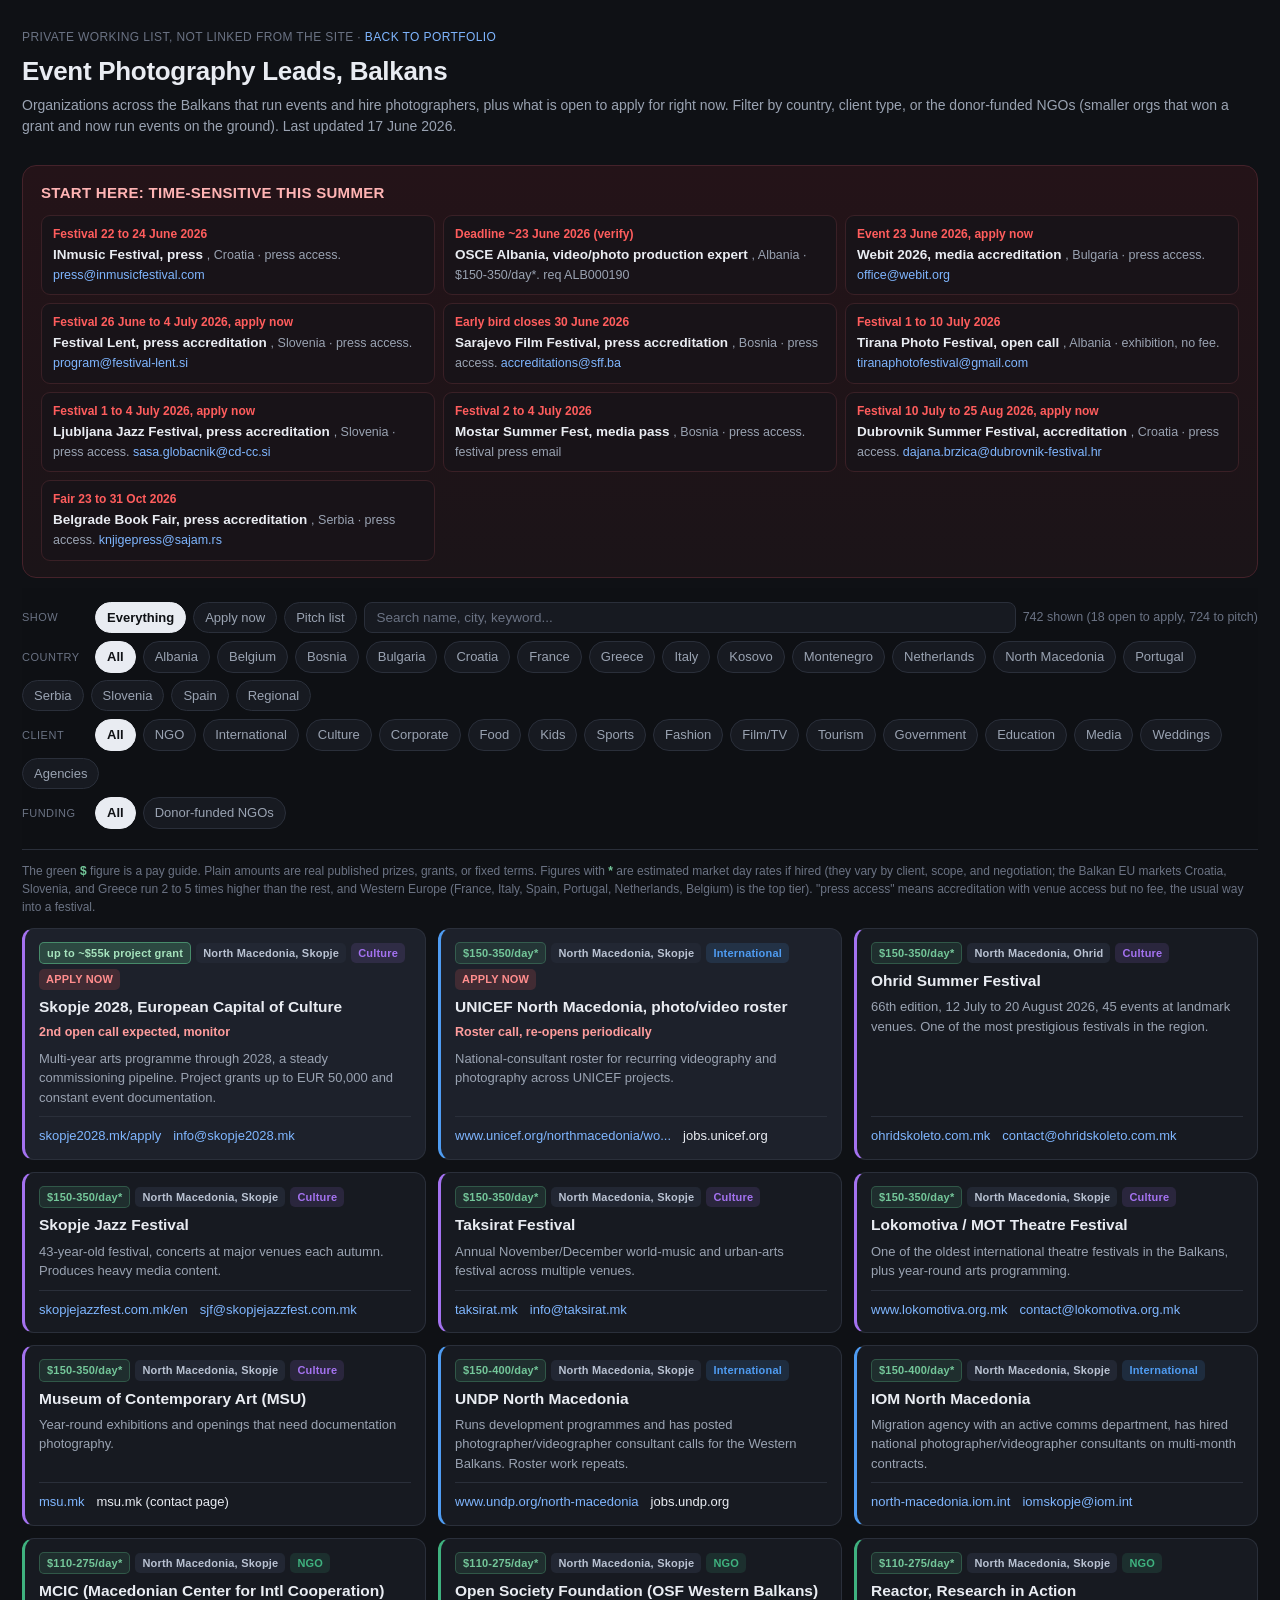
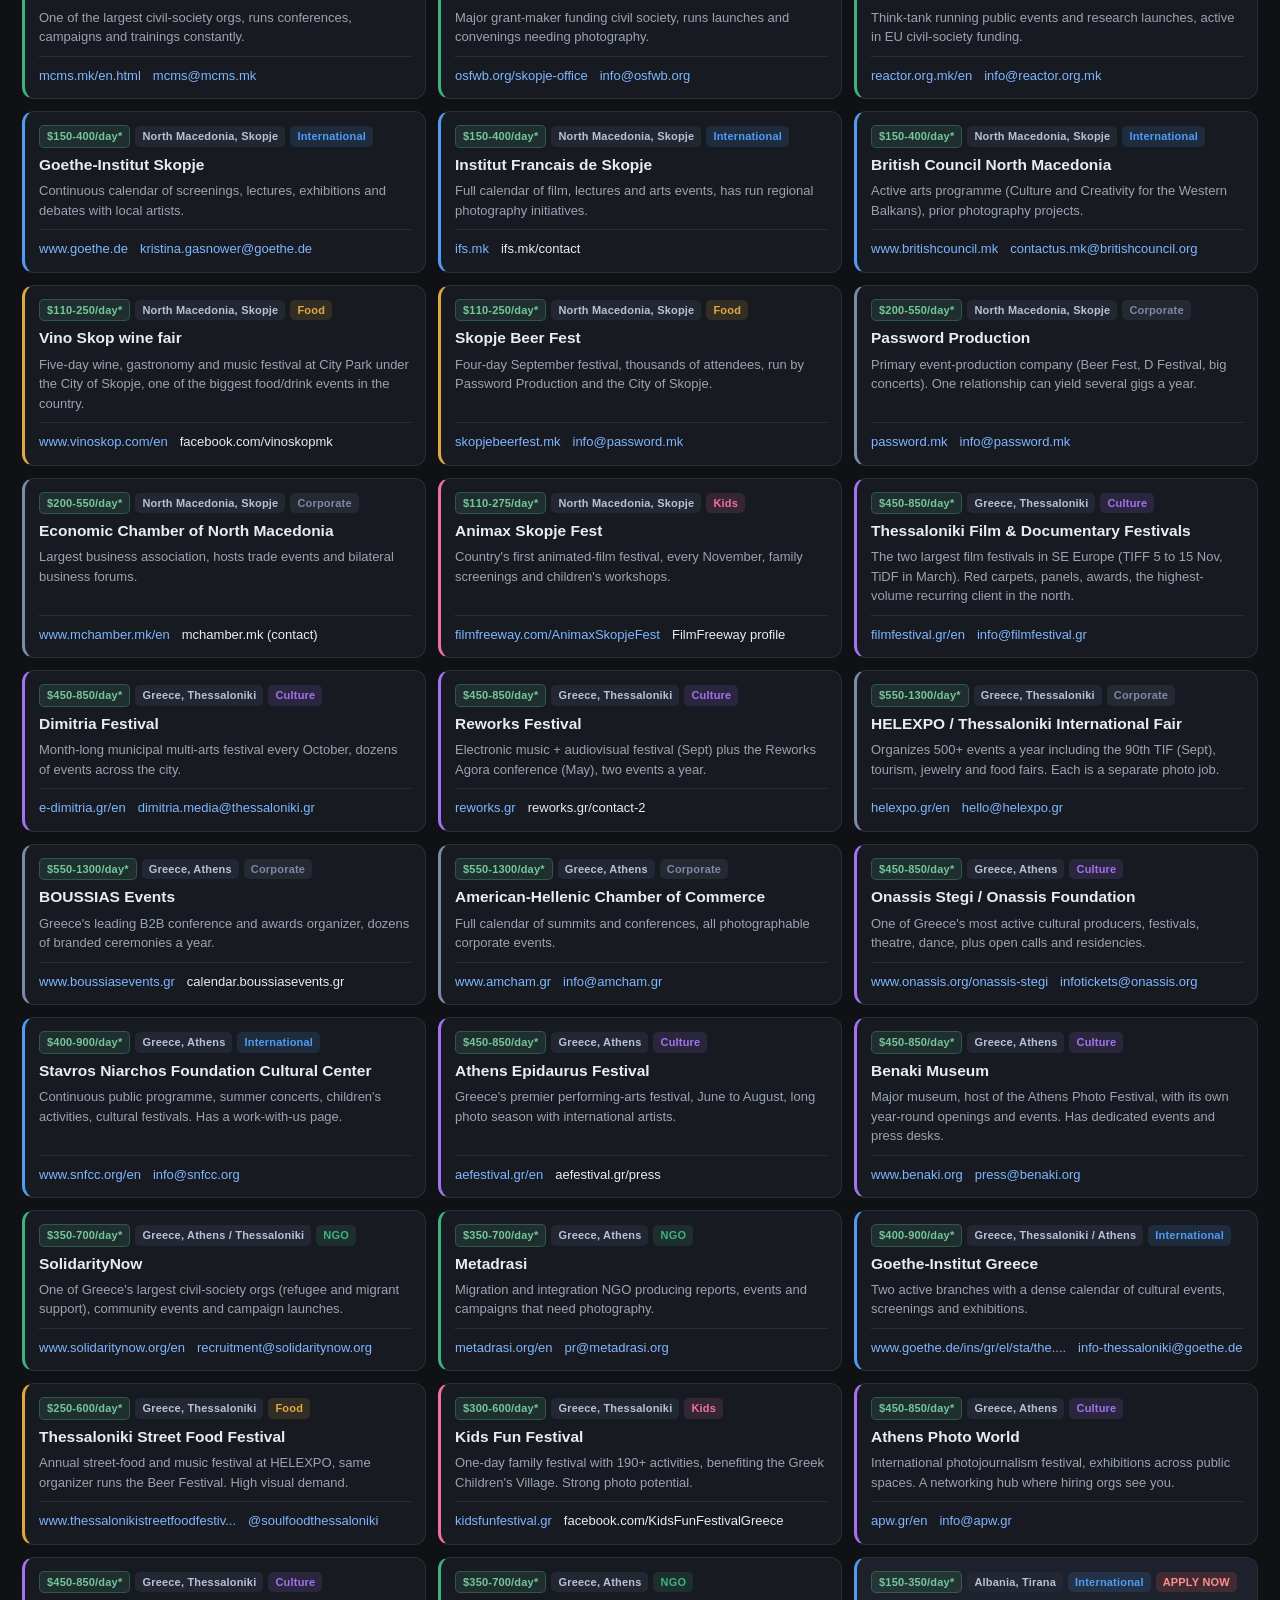
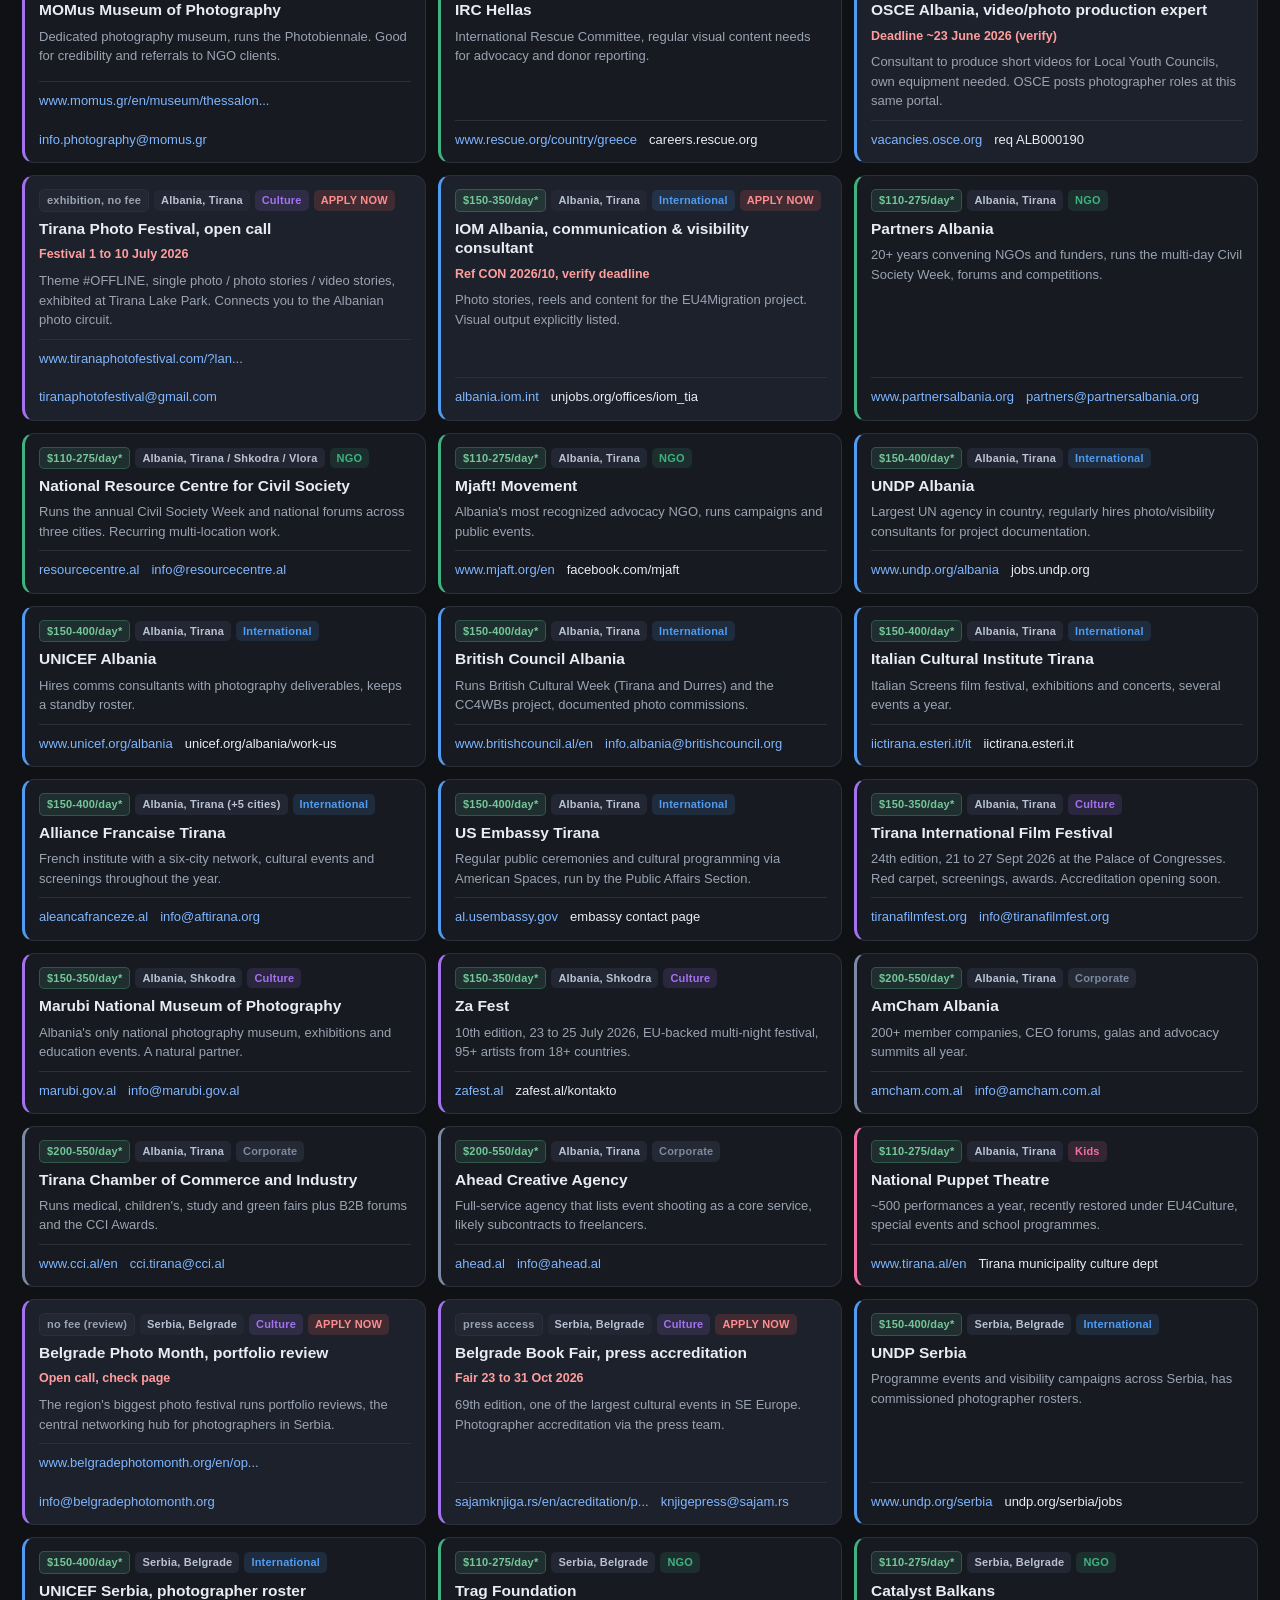
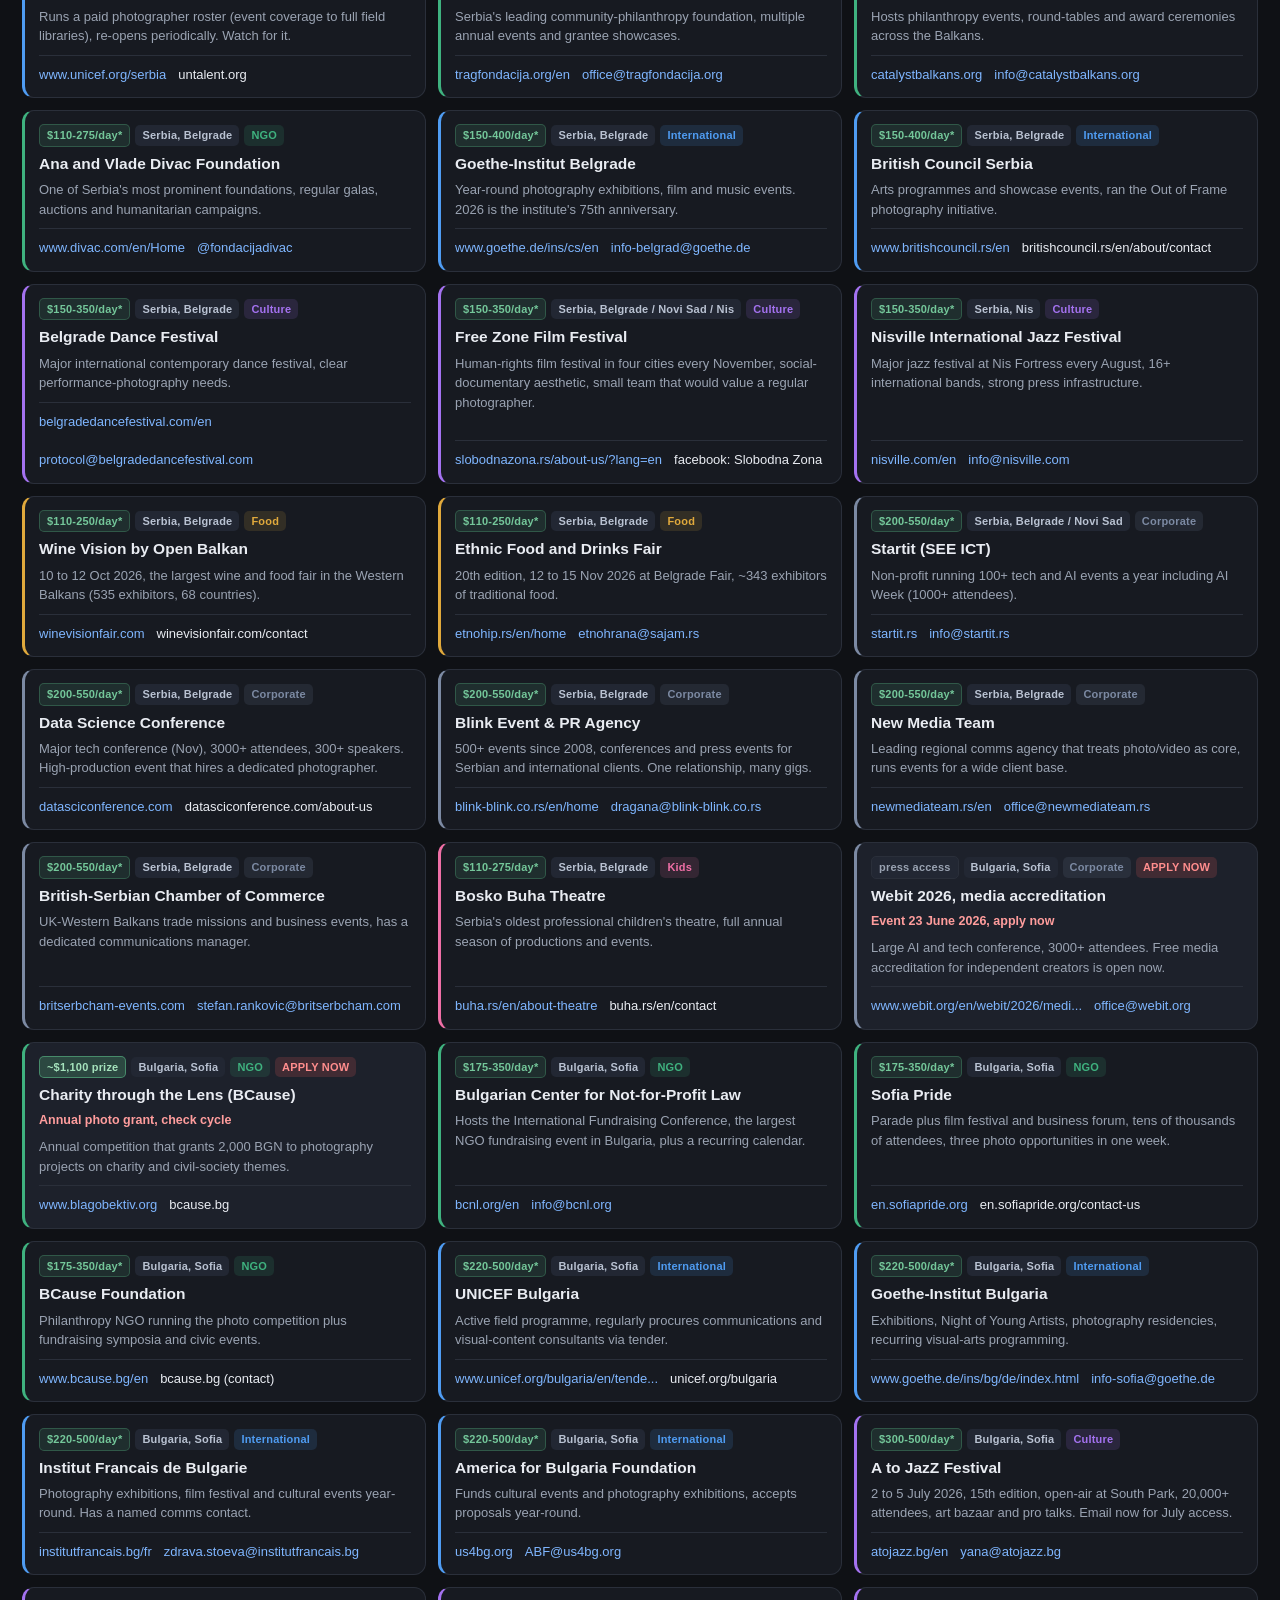
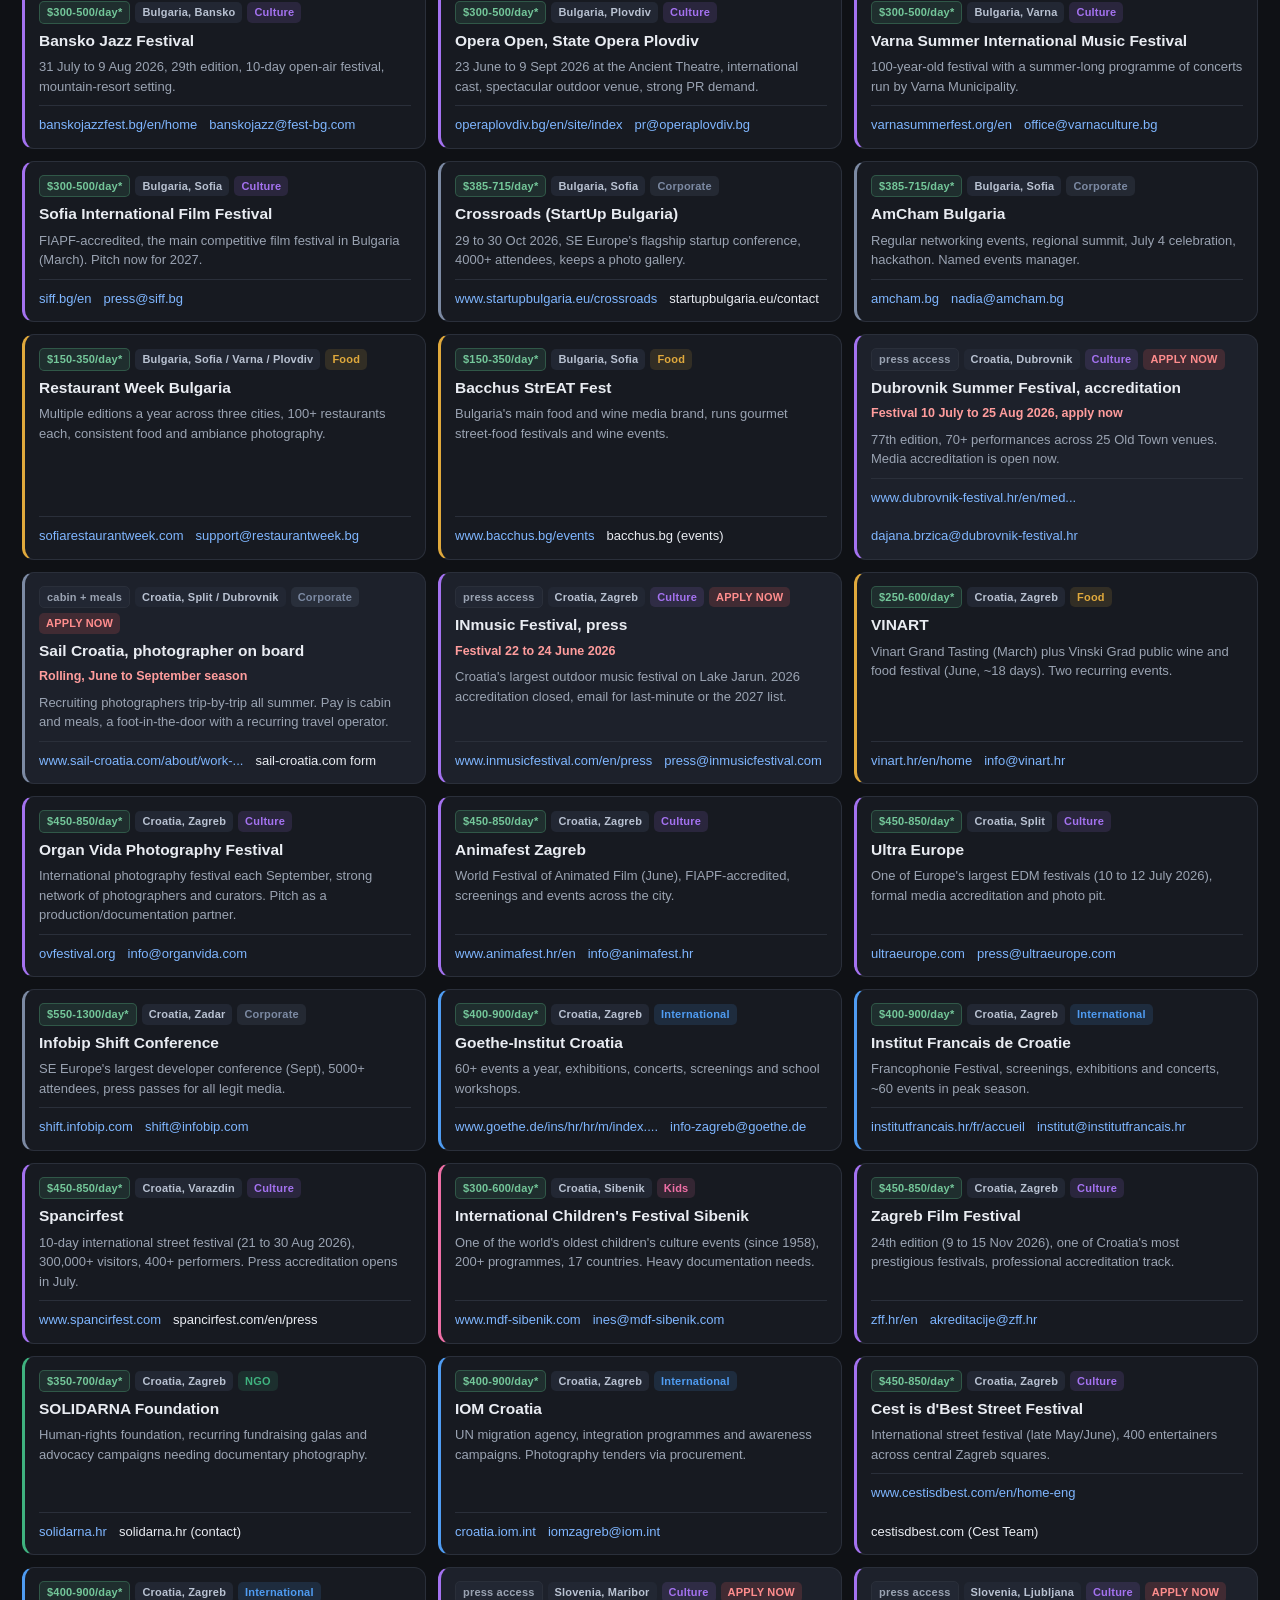
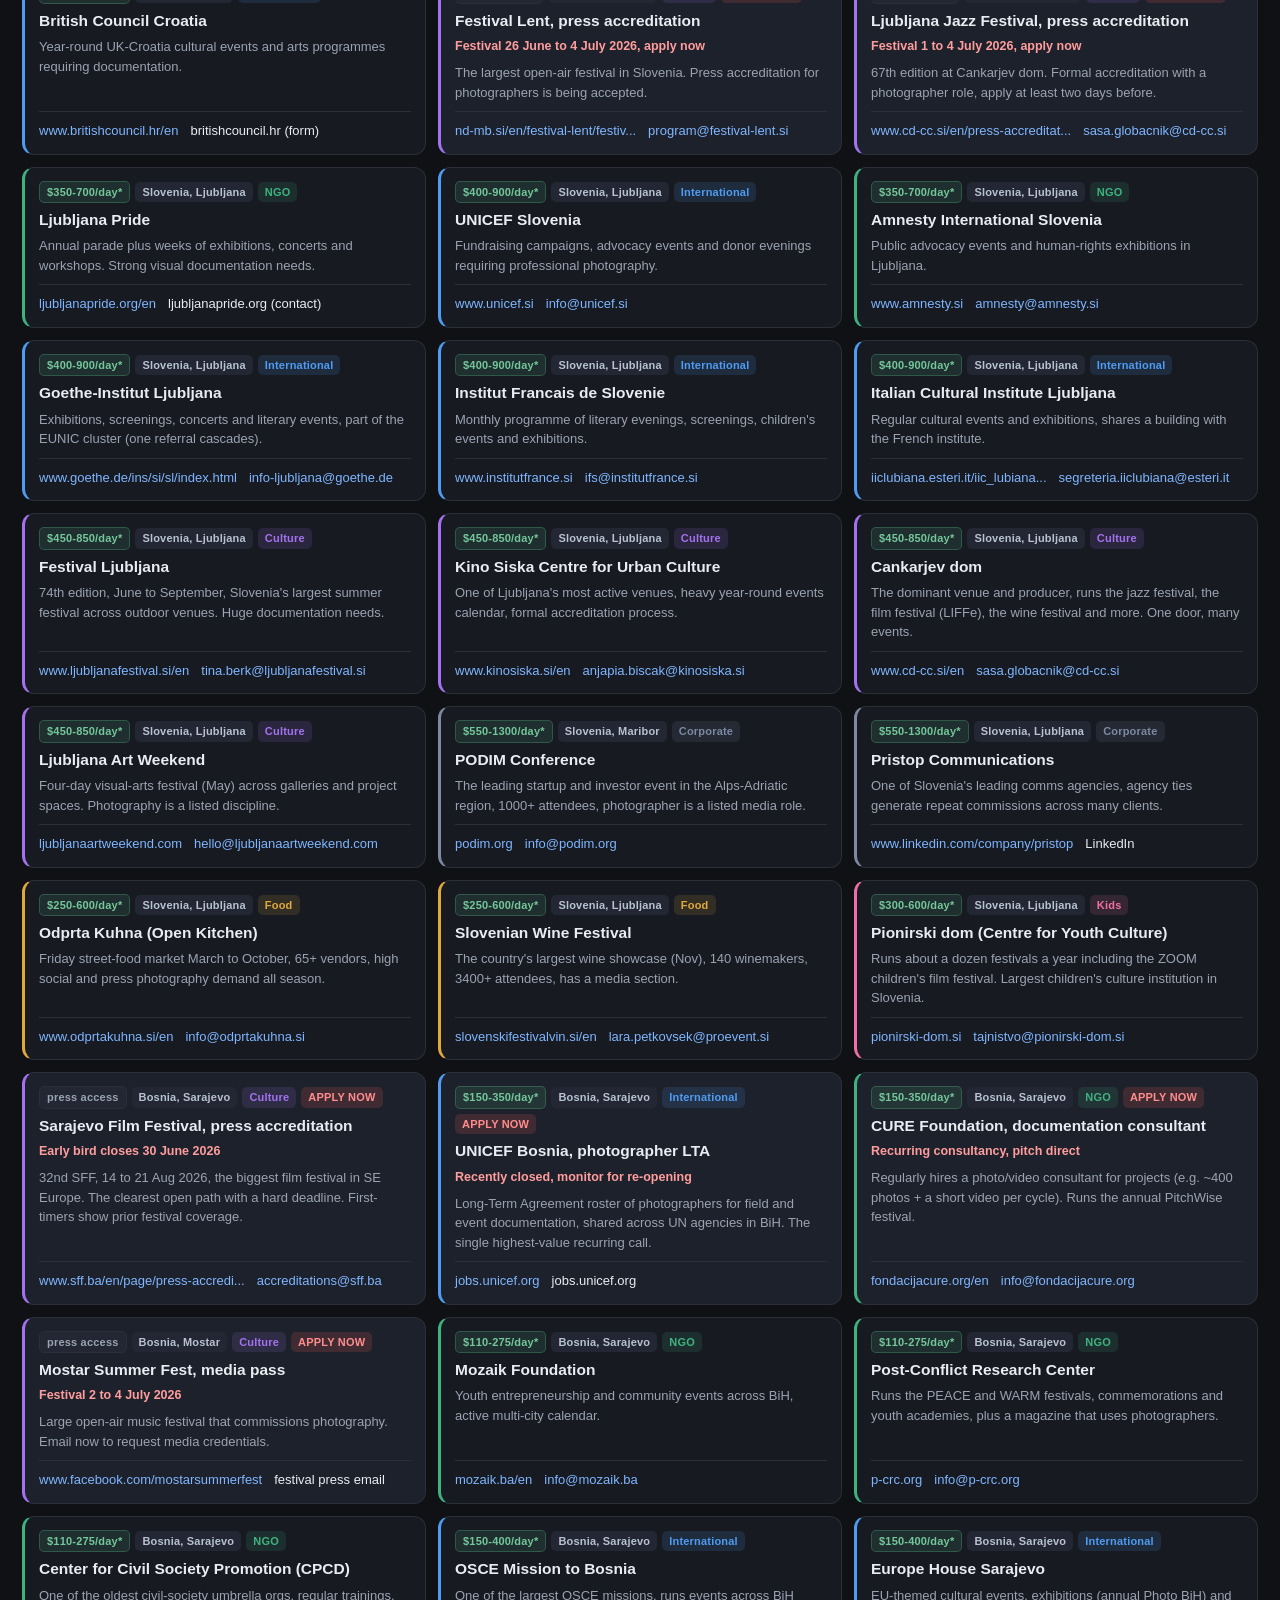
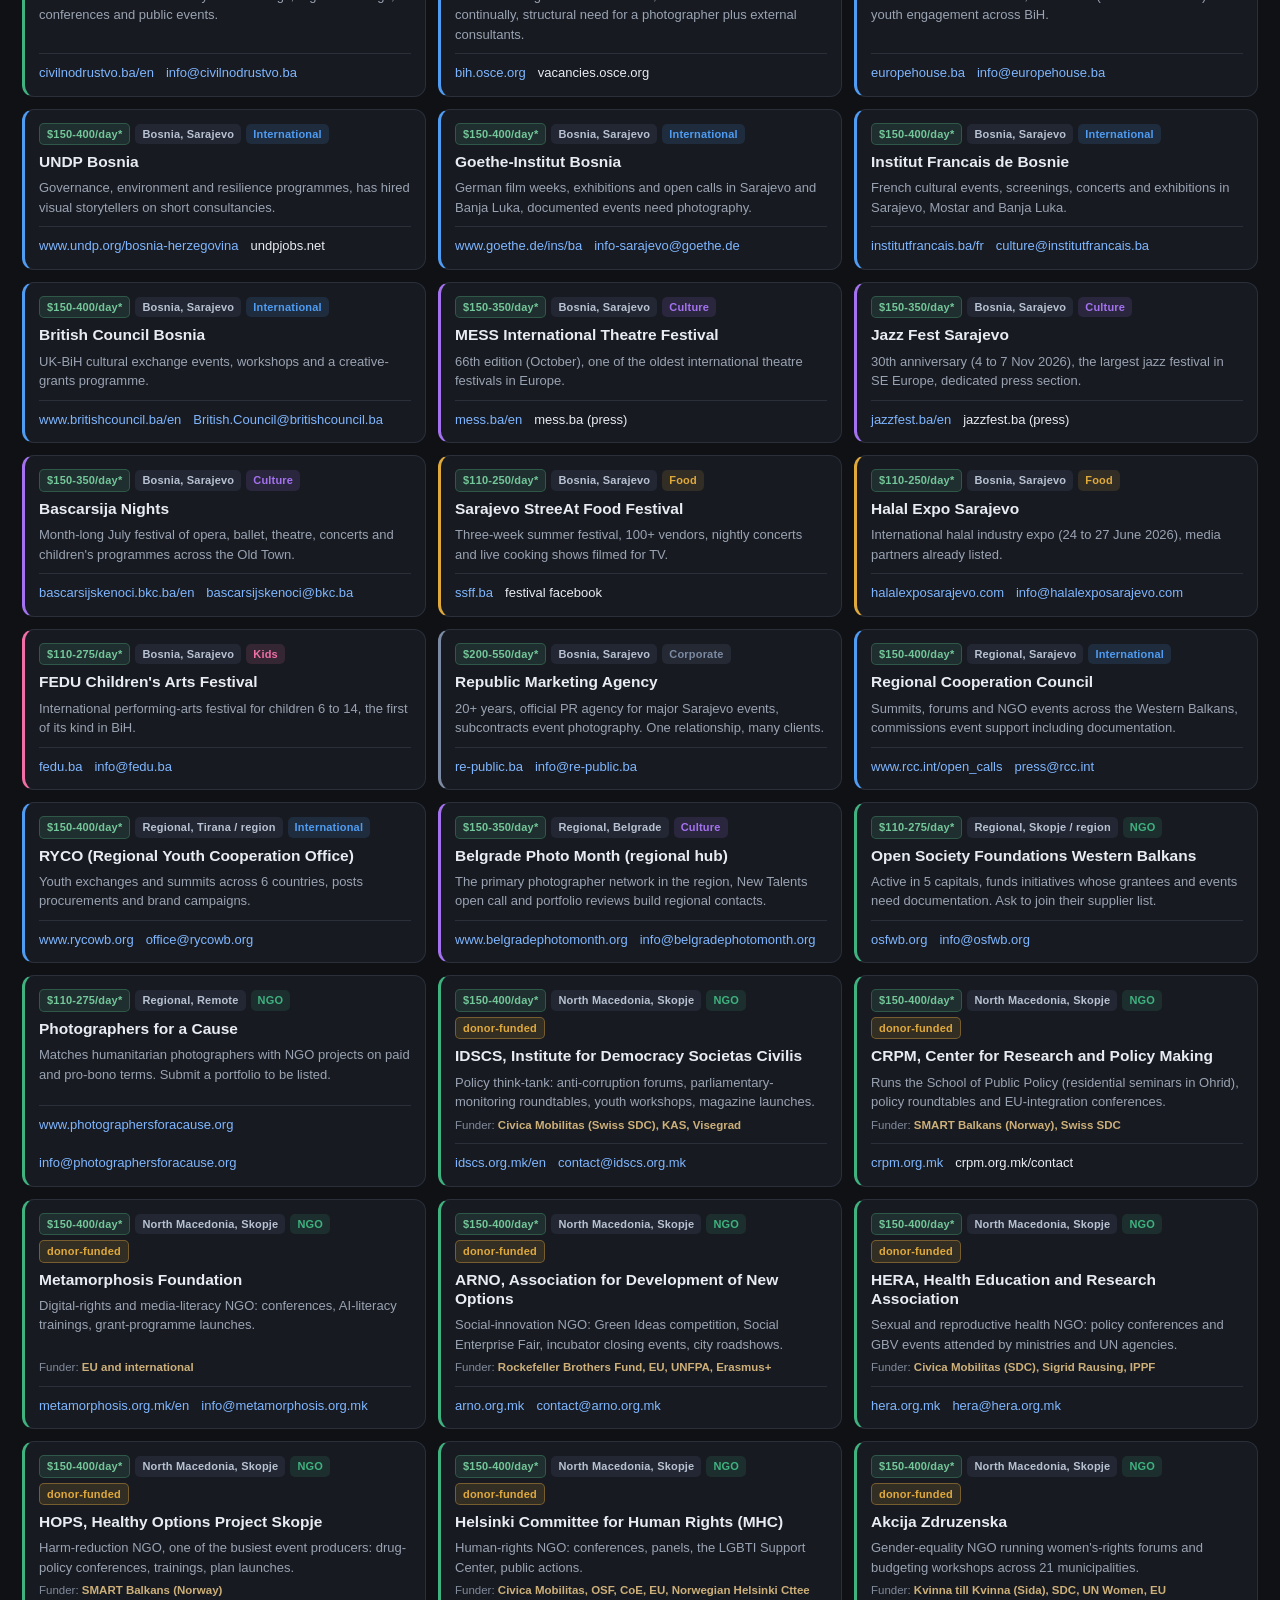
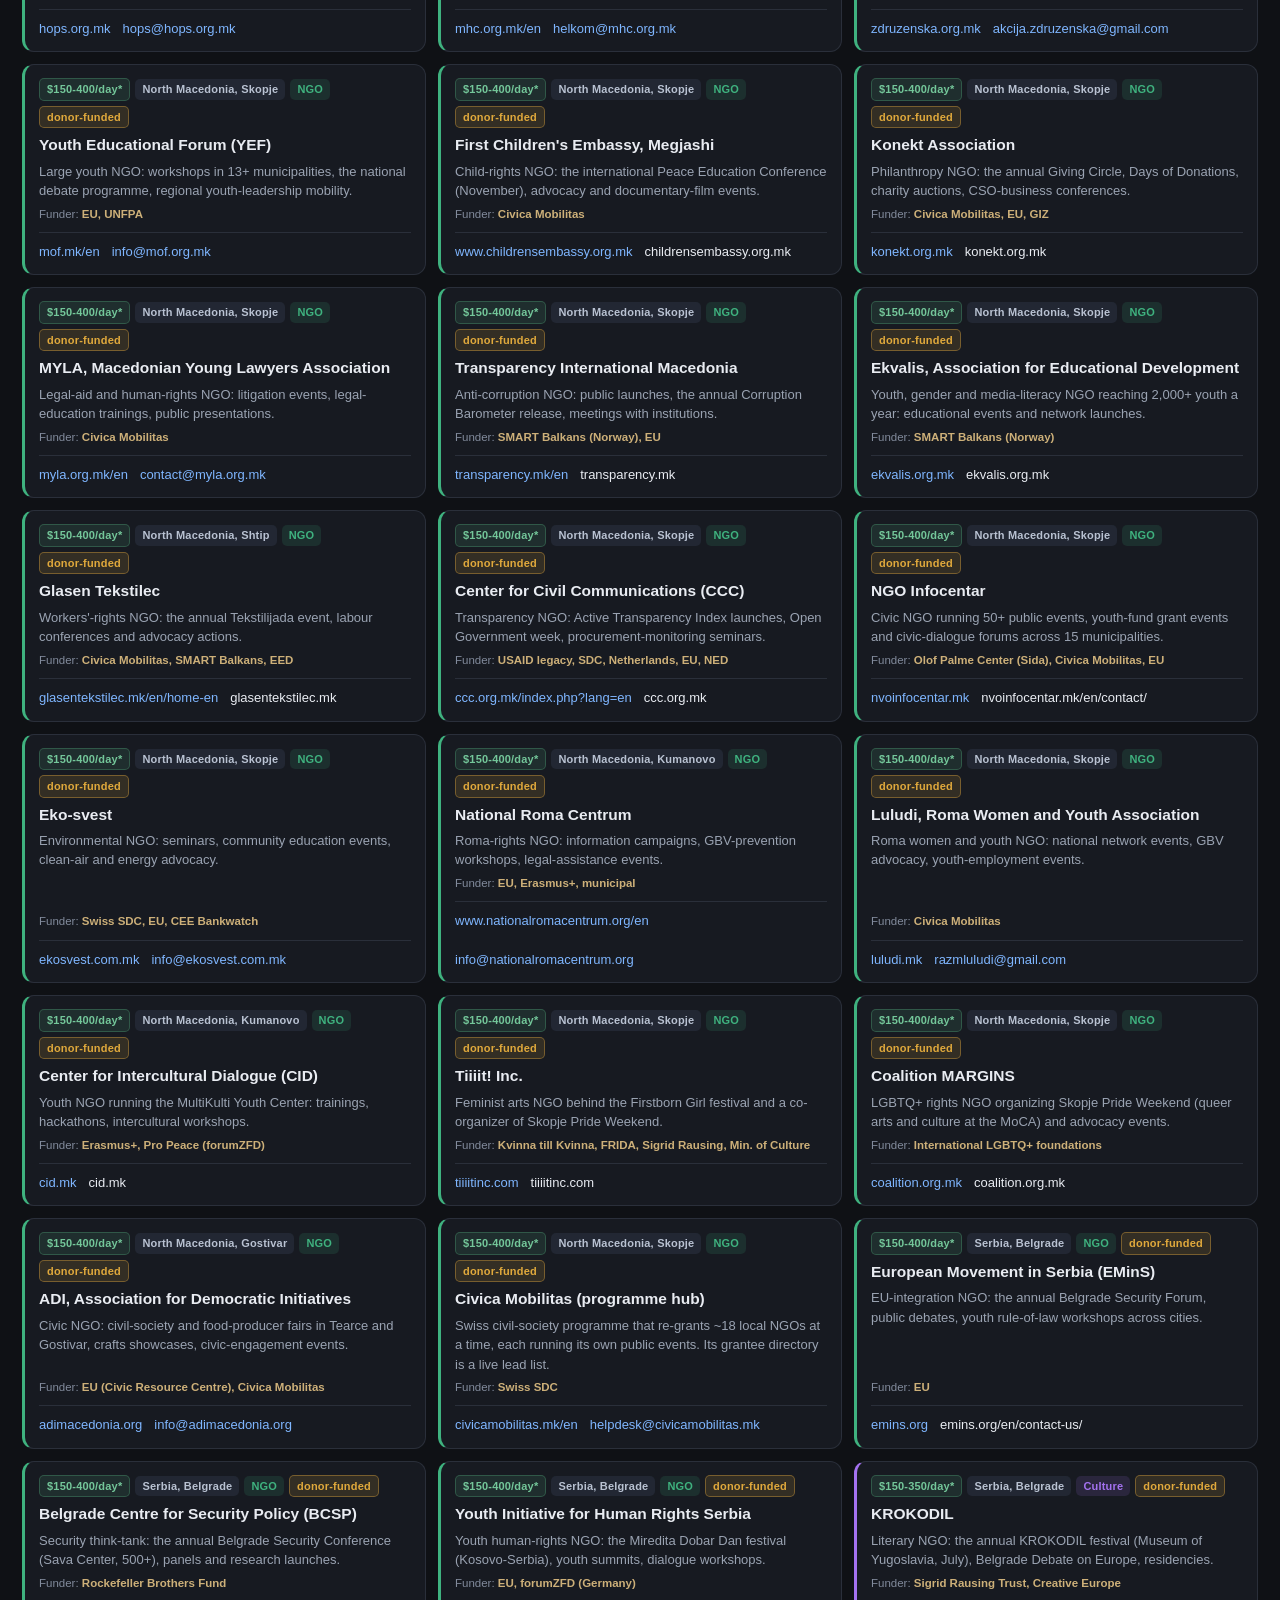
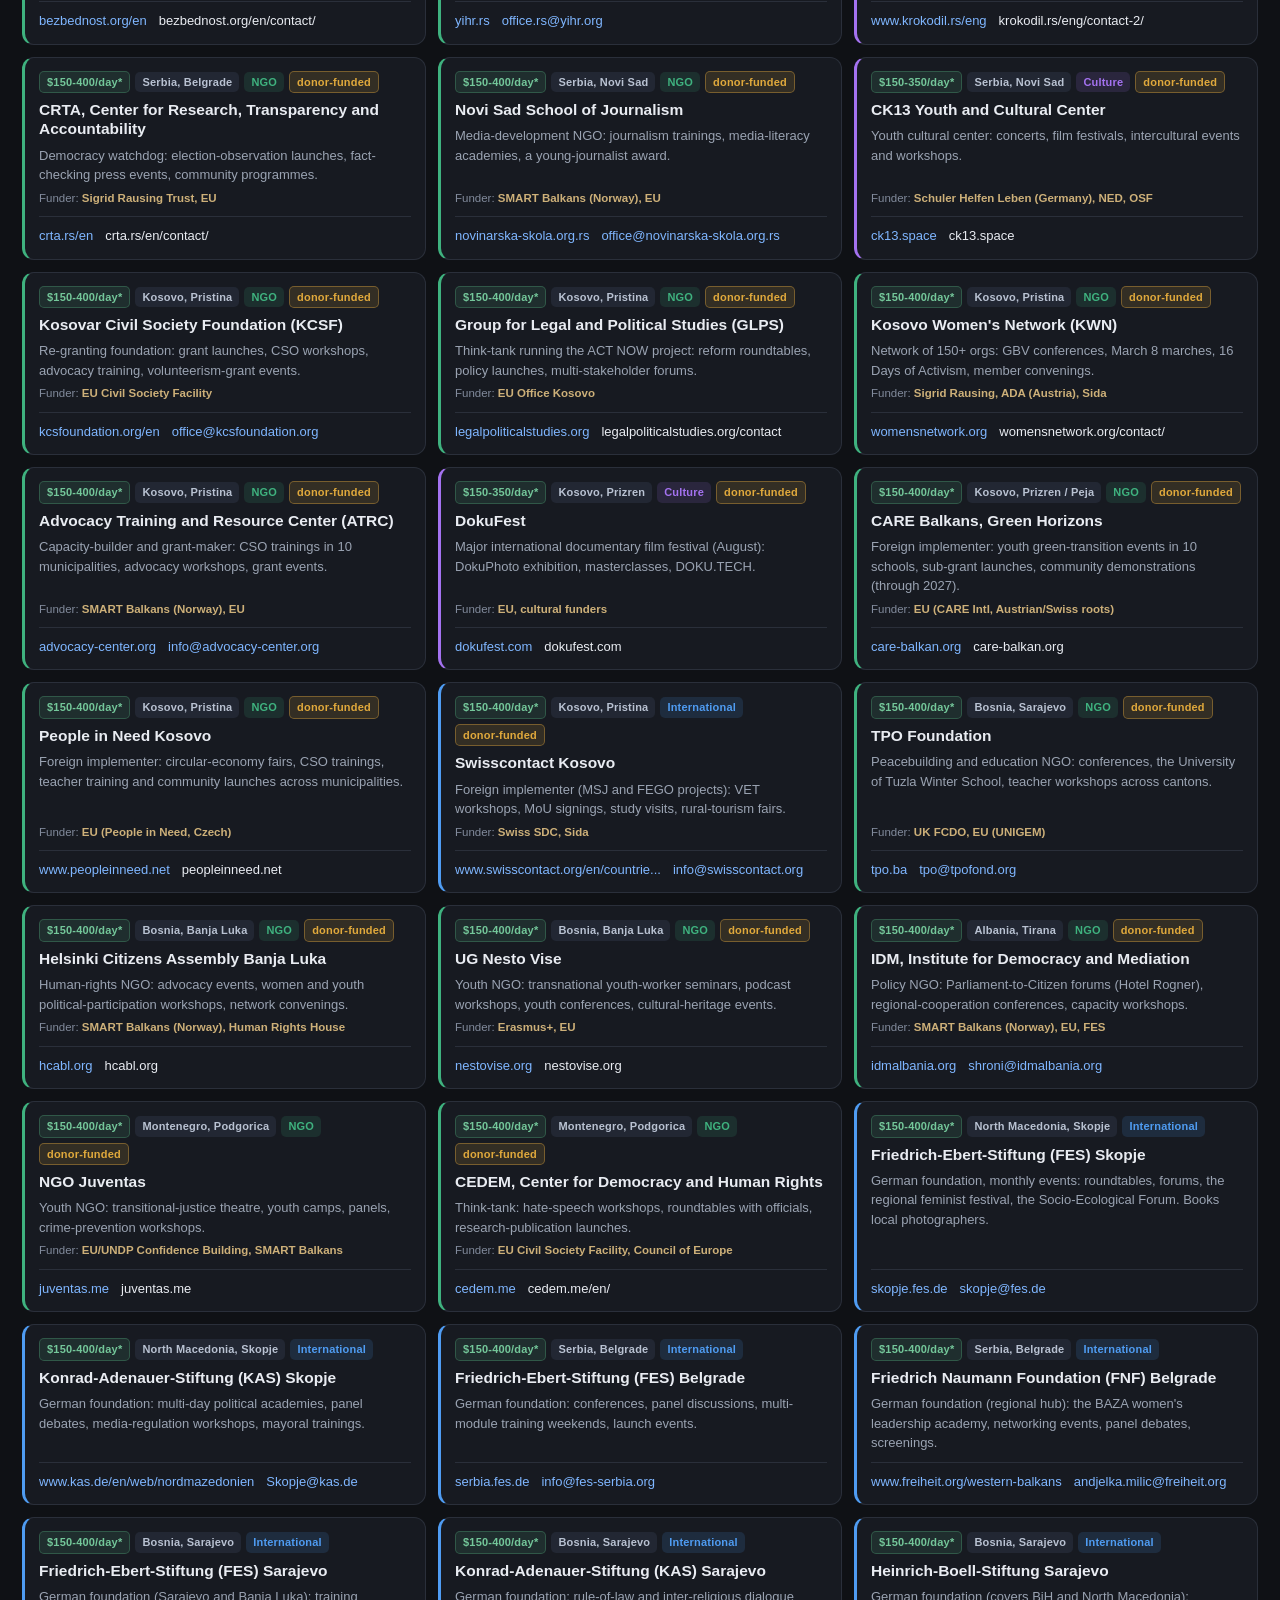
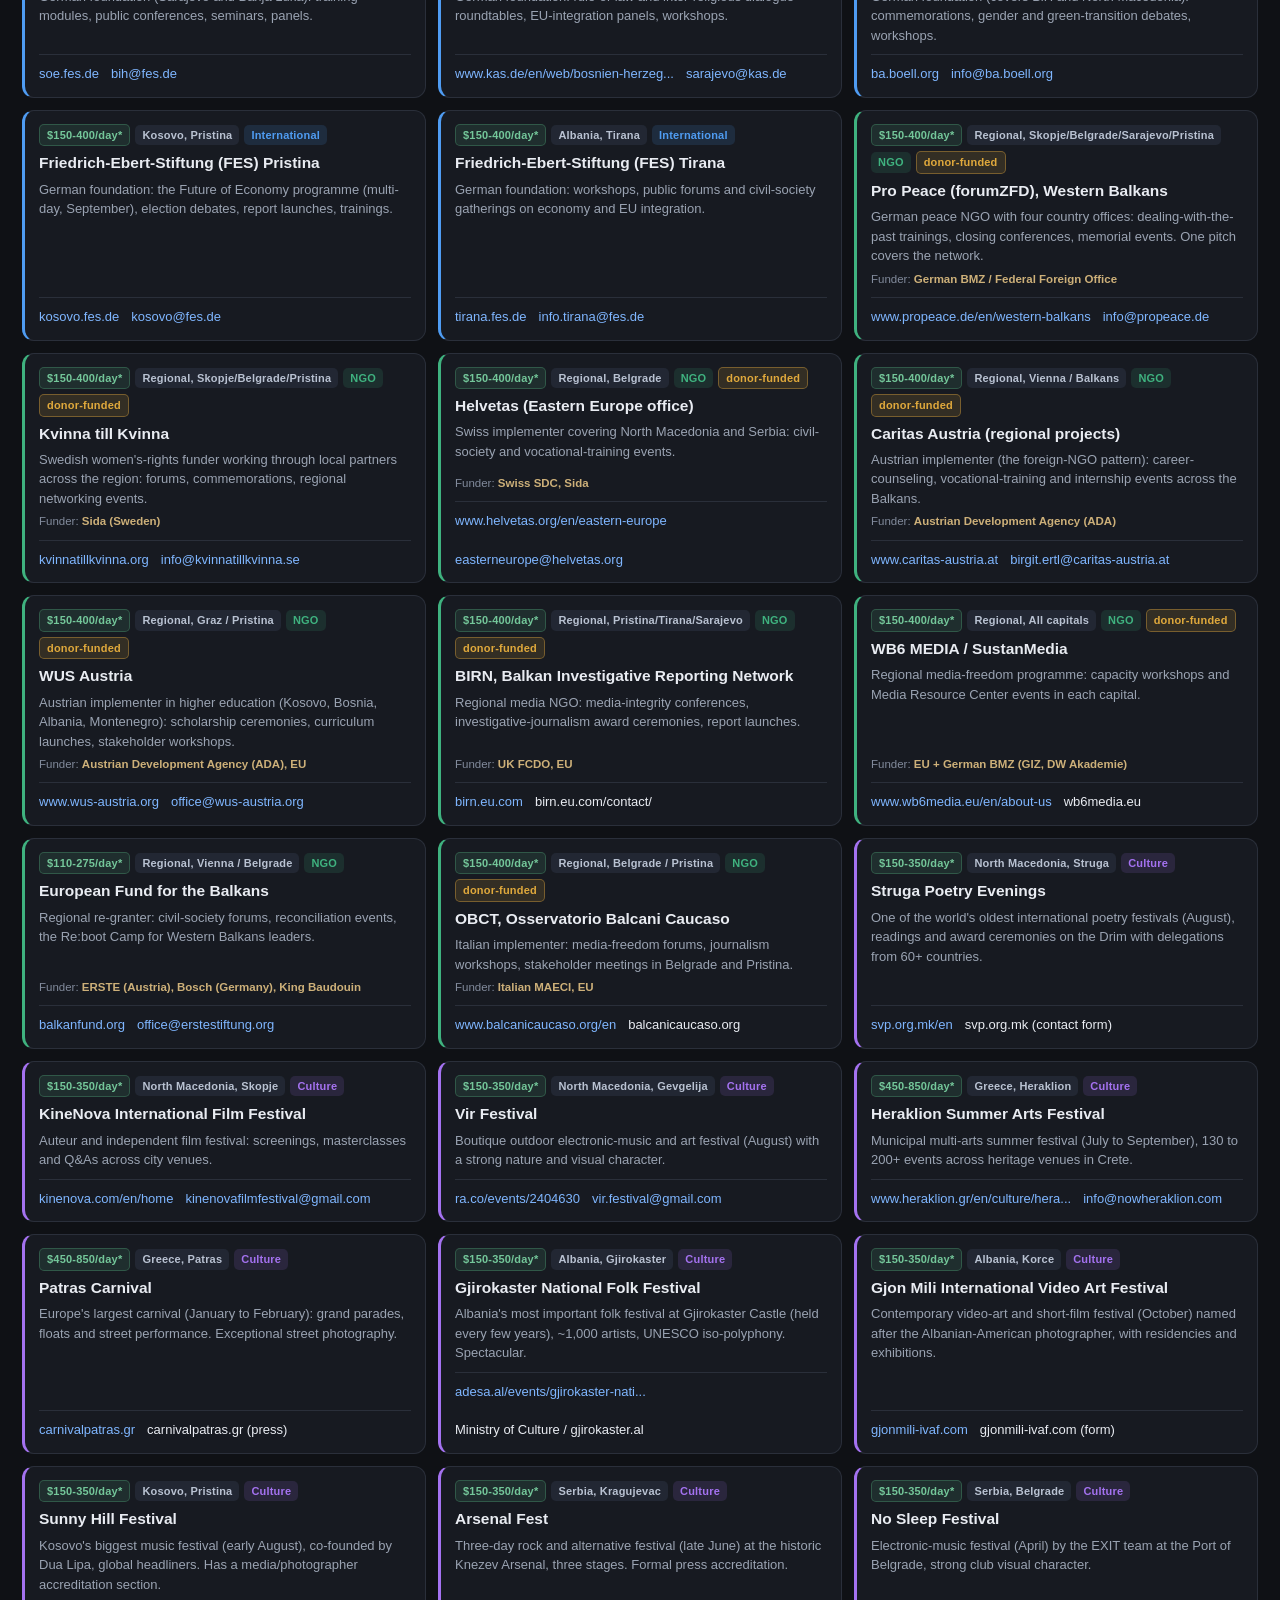
<file: jobs/index.html>
<!DOCTYPE html>
<html lang="en">
<head>
<meta charset="UTF-8">
<meta name="viewport" content="width=device-width, initial-scale=1.0">
<meta name="robots" content="noindex, nofollow">
<title>Jobs (private) | Lucija Photography</title>
<style>
  :root{
    --bg:#0f1115; --panel:#171a21; --panel2:#1d212b; --line:#2a2f3a;
    --ink:#e9ecf2; --soft:#9aa3b2; --faint:#6b7384;
    --ngo:#3fb27f; --intl:#4f9cf2; --culture:#a472f0; --corp:#7c8aa3; --food:#e0a93c; --kids:#ef6fa6;
    --urgent:#ff5d5d;
  }
  *{box-sizing:border-box}
  body{margin:0;background:var(--bg);color:var(--ink);font:15px/1.5 -apple-system,BlinkMacSystemFont,"Segoe UI",Roboto,Helvetica,Arial,sans-serif}
  a{color:#7fb6ff;text-decoration:none}
  a:hover{text-decoration:underline}
  header{padding:28px 22px 10px;max-width:1280px;margin:0 auto}
  h1{margin:0 0 4px;font-size:26px;letter-spacing:-.3px}
  .sub{color:var(--soft);font-size:14px}
  .wrap{max-width:1280px;margin:0 auto;padding:0 22px 60px}

  .urgent{background:linear-gradient(180deg,#241318,#1b1418);border:1px solid #45222a;border-radius:14px;padding:16px 18px;margin:18px 0 8px}
  .urgent h2{margin:0 0 10px;font-size:15px;color:#ffb4b4;letter-spacing:.3px;text-transform:uppercase}
  .urgent ul{margin:0;padding:0;list-style:none;display:grid;grid-template-columns:repeat(auto-fill,minmax(330px,1fr));gap:8px}
  .urgent li{background:#181318;border:1px solid #3a2026;border-radius:9px;padding:9px 11px;font-size:13.5px}
  .urgent .when{color:var(--urgent);font-weight:600;font-size:12px;display:block;margin-bottom:2px}
  .urgent .nm{font-weight:600}
  .urgent .meta{color:var(--soft);font-size:12.5px}

  .controls{position:sticky;top:0;z-index:5;background:rgba(15,17,21,.92);backdrop-filter:blur(8px);padding:14px 0 12px;margin-top:10px;border-bottom:1px solid var(--line)}
  .row{display:flex;flex-wrap:wrap;gap:7px;align-items:center;margin-bottom:8px}
  .lab{font-size:11px;text-transform:uppercase;letter-spacing:.5px;color:var(--faint);margin-right:4px;min-width:62px}
  .pill{border:1px solid var(--line);background:var(--panel);color:var(--soft);padding:5px 11px;border-radius:999px;font-size:13px;cursor:pointer;user-select:none;transition:.12s}
  .pill:hover{border-color:#3a4150;color:var(--ink)}
  .pill.on{background:var(--ink);color:#0f1115;border-color:var(--ink);font-weight:600}
  .pill.cat.on{background:var(--cc,var(--ink));border-color:var(--cc,var(--ink));color:#0f1115;font-weight:600}
  #q{flex:1;min-width:160px;background:var(--panel);border:1px solid var(--line);color:var(--ink);padding:7px 12px;border-radius:8px;font-size:13.5px}
  #q::placeholder{color:var(--faint)}
  .count{color:var(--faint);font-size:12.5px;margin-left:auto}

  .grid{display:grid;grid-template-columns:repeat(auto-fill,minmax(310px,1fr));gap:12px;margin-top:16px}
  .card{background:var(--panel);border:1px solid var(--line);border-left-width:3px;border-radius:12px;padding:13px 14px;display:flex;flex-direction:column;gap:7px}
  .card.live{background:var(--panel2)}
  .card h3{margin:0;font-size:15.5px;line-height:1.25}
  .tags{display:flex;flex-wrap:wrap;gap:5px;align-items:center}
  .tag{font-size:11px;padding:2px 7px;border-radius:5px;font-weight:600;letter-spacing:.2px}
  .tag.geo{background:#222733;color:#b9c2d2}
  .tag.NGO{background:rgba(63,178,127,.16);color:var(--ngo)}
  .tag.International{background:rgba(79,156,242,.16);color:var(--intl)}
  .tag.Culture{background:rgba(164,114,240,.16);color:var(--culture)}
  .tag.Corporate{background:rgba(124,138,163,.18);color:#aab4c6}
  .tag.Food{background:rgba(224,169,60,.16);color:var(--food)}
  .tag.Kids{background:rgba(239,111,166,.16);color:var(--kids)}
  .tag.livebadge{background:rgba(255,93,93,.16);color:#ff8d8d}
  .tag.funded{background:rgba(224,169,60,.14);color:var(--food);border:1px solid rgba(224,169,60,.4)}
  .tag.pay{font-weight:700}
  .tag.pay.est{background:rgba(94,196,140,.12);color:#74c79a;border:1px solid rgba(94,196,140,.28)}
  .tag.pay.prizeMoney{background:rgba(94,196,140,.24);color:#a6e3bd;border:1px solid rgba(94,196,140,.55)}
  .tag.pay.nopay{background:#222733;color:#9aa3b2;border:1px solid var(--line)}
  .paylegend{font-size:12px;color:var(--faint);margin:12px 0 -4px;line-height:1.5}
  .paylegend b{color:#74c79a}
  .pill.fund.on[data-fund="yes"]{background:var(--food);border-color:var(--food);color:#1c1304}
  .why{color:var(--soft);font-size:13px;flex:1}
  .donor{font-size:11.5px;color:#828b9c;margin-top:-2px}
  .donor b{color:#cdb079;font-weight:600}
  .dl{font-size:12.5px;color:#ff9d9d;font-weight:600}
  .links{display:flex;flex-wrap:wrap;gap:12px;font-size:13px;padding-top:2px;border-top:1px solid var(--line);margin-top:2px}
  .links span{padding-top:7px}
  .links a{padding-top:7px}

  .src{margin-top:34px}
  .src h2{font-size:19px;margin:0 0 4px}
  details{background:var(--panel);border:1px solid var(--line);border-radius:11px;margin:9px 0;overflow:hidden}
  summary{cursor:pointer;padding:13px 15px;font-weight:600;font-size:14.5px;list-style:none}
  summary::-webkit-details-marker{display:none}
  summary::before{content:"+ ";color:var(--faint)}
  details[open] summary::before{content:"– "}
  .body{padding:2px 16px 16px}
  .body h4{margin:14px 0 4px;font-size:13px;text-transform:uppercase;letter-spacing:.5px;color:var(--faint)}
  .body ul{margin:4px 0;padding-left:18px}
  .body li{margin:4px 0;color:var(--soft);font-size:13.5px}
  .body li b{color:var(--ink);font-weight:600}
  .kbd{background:#222733;border:1px solid var(--line);border-radius:5px;padding:1px 6px;font-family:ui-monospace,monospace;font-size:12px;color:#c7d0de}
  footer{color:var(--faint);font-size:12px;margin-top:36px;border-top:1px solid var(--line);padding-top:14px}
  .hide{display:none!important}
</style>
</head>
<body>
<header>
  <div style="font-size:12px;color:#6b7384;letter-spacing:.4px;text-transform:uppercase;margin-bottom:6px">Private working list, not linked from the site &middot; <a href="../" style="color:#7fb6ff">back to portfolio</a></div>
  <h1>Event Photography Leads, Balkans</h1>
  <div class="sub">Organizations across the Balkans that run events and hire photographers, plus what is open to apply for right now. Filter by country, client type, or the donor-funded NGOs (smaller orgs that won a grant and now run events on the ground). Last updated 17 June 2026.</div>
</header>

<div class="wrap">

  <div class="urgent" id="urgent">
    <h2>Start here: time-sensitive this summer</h2>
    <ul id="urgentList"></ul>
  </div>

  <div class="controls">
    <div class="row">
      <span class="lab">Show</span>
      <span class="pill mode on" data-mode="all">Everything</span>
      <span class="pill mode" data-mode="live">Apply now</span>
      <span class="pill mode" data-mode="pitch">Pitch list</span>
      <input id="q" placeholder="Search name, city, keyword...">
      <span class="count" id="count"></span>
    </div>
    <div class="row" id="geoRow">
      <span class="lab">Country</span>
      <span class="pill geo on" data-geo="all">All</span>
    </div>
    <div class="row" id="catRow">
      <span class="lab">Client</span>
      <span class="pill cat on" data-v="all">All</span>
    </div>
    <div class="row" id="fundRow">
      <span class="lab">Funding</span>
      <span class="pill fund on" data-fund="all">All</span>
      <span class="pill fund" data-fund="yes">Donor-funded NGOs</span>
    </div>
  </div>

  <div class="paylegend">
    The green <b>$</b> figure is a pay guide. Plain amounts are real published prizes, grants, or fixed terms. Figures with <b>*</b> are estimated market day rates if hired (they vary by client, scope, and negotiation; the Balkan EU markets Croatia, Slovenia, and Greece run 2 to 5 times higher than the rest, and Western Europe (France, Italy, Spain, Portugal, Netherlands, Belgium) is the top tier). "press access" means accreditation with venue access but no fee, the usual way into a festival.
  </div>

  <div class="grid" id="grid"></div>

  <div class="src">
    <h2>Where to keep finding gigs</h2>
    <div class="sub">Set these once and new opportunities come to her inbox. Then she is not starting from scratch each month.</div>

    <details open>
      <summary>The set-once alert system (do these first)</summary>
      <div class="body">
        <h4>One-time registrations (be on the roster before a gig opens)</h4>
        <ul>
          <li><b>UNGM</b>, one gateway for procurement across 32 UN agencies. Register free as an Individual Consultant, then save keyword alerts for "photography", "photographer", "videographer", "visual documentation". <a href="https://www.ungm.org/" target="_blank">ungm.org</a></li>
          <li><b>IOM supplier portal</b> <a href="https://www.iom.int/business-opportunities" target="_blank">iom.int/business-opportunities</a> and <b>UNHCR supplier portal</b> <a href="https://www.unhcr.org/get-involved/work-us/become-supplier" target="_blank">unhcr.org</a>. Both have photographer rosters.</li>
          <li><b>ImpactPool</b> profile + job alerts for "photographer" and "visual communications", region Europe. <a href="https://www.impactpool.org/signup" target="_blank">impactpool.org</a></li>
          <li><b>TED</b> (EU tenders) account, save a search on CPV code <span class="kbd">79961000</span> (photographic services) across GR, SI, HR, BA, RS, MK, AL, BG with email alerts. <a href="https://ted.europa.eu/" target="_blank">ted.europa.eu</a></li>
          <li><b>Council of Europe EProc</b> supplier account with keyword alerts "photography", "communications". <a href="https://eproc.coe.int/" target="_blank">eproc.coe.int</a></li>
          <li><b>Photographers for a Cause</b>, NGO-to-photographer matching, submit portfolio. <a href="https://www.photographersforacause.org/index.php/become-a-member/" target="_blank">photographersforacause.org</a></li>
        </ul>
        <h4>Standing feeds and alerts</h4>
        <ul>
          <li><b>ReliefWeb jobs</b>, the main humanitarian/NGO board. Search "photography communications visual", filter by each country, then turn the result into an RSS feed (no login) and read it in Feedly. <a href="https://reliefweb.int/jobs" target="_blank">reliefweb.int/jobs</a></li>
          <li><b>Google Alert</b> (set to daily): <span class="kbd">("Western Balkans" OR Serbia OR "North Macedonia" OR Bosnia OR Croatia OR Albania OR Greece) AND (photographer OR photography OR "visual documentation") AND (tender OR consultant OR "open call")</span> <a href="https://www.google.com/alerts" target="_blank">google.com/alerts</a></li>
          <li><b>LinkedIn</b>, save job searches for "photographer consultant" in Serbia, North Macedonia, Bosnia, Croatia, and follow UNDP, UNICEF, UNHCR, IOM, OSCE, Regional Cooperation Council, RYCO.</li>
          <li><b>PhMuseum</b> publishes a monthly round-up of open calls and paid photo commissions. <a href="https://phmuseum.com/grants" target="_blank">phmuseum.com/grants</a></li>
          <li><b>Cultural institutes</b>: follow Goethe-Institut, Institut Francais, and British Council pages in each country. They post documentation calls that never hit the formal portals.</li>
        </ul>
      </div>
    </details>

    <details>
      <summary>Regional bodies and grants that fund whole-region work</summary>
      <div class="body">
        <ul>
          <li><b>Regional Cooperation Council</b> (Sarajevo), summits and forums across the region. <a href="https://www.rcc.int/open_calls" target="_blank">rcc.int/open_calls</a>, press@rcc.int</li>
          <li><b>RYCO</b> (Regional Youth Cooperation Office), youth events across 6 countries. <a href="https://www.rycowb.org/" target="_blank">rycowb.org</a>, office@rycowb.org</li>
          <li><b>Western Balkans Fund</b>, cross-border culture grants. Partner with an applicant NGO and be named as their project photographer. <a href="https://westernbalkansfund.org/" target="_blank">westernbalkansfund.org</a></li>
          <li><b>European Fund for the Balkans</b> and <b>Balkan Trust for Democracy</b> (German Marshall Fund), ask for grantee lists and pitch the funded organizations. <a href="https://www.balkanfund.org/" target="_blank">balkanfund.org</a></li>
          <li><b>Creative Europe / CC4WBs</b>, EU culture funding open to Western Balkans residents, individual grants up to EUR 5,000. <a href="https://culture.ec.europa.eu/" target="_blank">culture.ec.europa.eu</a></li>
          <li><b>SALTO South East Europe</b>, ask to be in the referral directory for youth-event documentation. <a href="https://www.salto-youth.net/rc/see/" target="_blank">salto-youth.net</a></li>
        </ul>
      </div>
    </details>

    <details>
      <summary>Find more donor-funded NGOs (read the grantee databases)</summary>
      <div class="body">
        <p style="color:var(--soft);font-size:13.5px;margin:6px 0 2px">The smaller NGOs that hire are the ones that just won a grant. These databases list who won what, where it runs, and how to reach them. New names appear every funding round.</p>
        <h4>Grantee lists (named NGOs, ready to pitch)</h4>
        <ul>
          <li><b>Civica Mobilitas</b> grantee directory, the Swiss-funded re-granter in North Macedonia. Its "addressar" is a live list of small local NGOs running events. <a href="https://civicamobilitas.mk/en/" target="_blank">civicamobilitas.mk</a></li>
          <li><b>SMART Balkans</b> grants, the Norwegian-funded programme covering all six Western Balkan countries. <a href="https://smartbalkansproject.org/grants/" target="_blank">smartbalkansproject.org/grants</a></li>
          <li><b>NED (National Endowment for Democracy)</b> grants database, searchable per country with project descriptions. <a href="https://www.ned.org/region/central-and-eastern-europe/" target="_blank">ned.org grants</a></li>
          <li><b>Rockefeller Brothers Fund</b> and <b>Sigrid Rausing Trust</b> grantee pages, smaller intimate orgs with no in-house photographer. <a href="https://www.rbf.org/grantees" target="_blank">rbf.org/grantees</a>, <a href="https://www.sigrid-rausing-trust.org/grantees/" target="_blank">sigrid-rausing-trust.org</a></li>
          <li><b>Western Balkans Fund</b> grantees (cross-border culture and youth projects). <a href="https://westernbalkansfund.org/our-grantees/" target="_blank">westernbalkansfund.org/our-grantees</a></li>
        </ul>
        <h4>Who-won-the-contract databases (the "Austrian NGO in Macedonia" pattern)</h4>
        <ul>
          <li><b>EU Financial Transparency System</b>, every EU grant beneficiary, searchable by country. <a href="https://ec.europa.eu/budget/financial-transparency-system/" target="_blank">ec.europa.eu FTS</a></li>
          <li><b>TED</b> contract AWARD notices, who won EU-funded service contracts (search CPV 79961000 + photography). <a href="https://ted.europa.eu/" target="_blank">ted.europa.eu</a></li>
          <li><b>Austrian Development Agency</b> projects (the Austrian-implementer pattern). <a href="https://www.entwicklung.at/en/ada/where-we-work" target="_blank">entwicklung.at</a></li>
          <li><b>openaid.se</b> (Swedish Sida) and <b>UK DevTracker</b>, foreign implementers with Balkan projects. <a href="https://openaid.se/en/" target="_blank">openaid.se</a>, <a href="https://devtracker.fcdo.gov.uk/" target="_blank">devtracker.fcdo.gov.uk</a></li>
          <li><b>Erasmus+</b> and <b>Creative Europe</b> project-results databases (youth and cultural NGOs that run exchanges and events). <a href="https://erasmus-plus.ec.europa.eu/projects" target="_blank">erasmus-plus projects</a></li>
        </ul>
        <p style="color:var(--soft);font-size:13.5px">How to use the result: email the project's communications lead, name the specific project and its funder, and offer local photo coverage for the next workshop, launch, or field visit. Donor-funded projects almost always have a visibility budget.</p>
      </div>
    </details>

    <details>
      <summary>National job boards and NGO portals, by country</summary>
      <div class="body">
        <ul>
          <li><b>North Macedonia:</b> vrabotuvanje.com.mk, kariera.mk, civicamobilitas.mk/en/announcements, e-nabavki.gov.mk (public tenders)</li>
          <li><b>Greece:</b> kariera.gr, skywalker.gr, ngoheroes.gr, eprocurement.gov.gr (search "photography services")</li>
          <li><b>Albania:</b> duapune.com, albania.un.org/en/jobs, vacancies.osce.org, resourcecentre.al</li>
          <li><b>Serbia:</b> poslovi.infostud.com, civilnodrustvo.gov.rs (open calls), sajam.rs/en/calendar-2026 (Belgrade Fair, ~15 fairs/yr, one press contact), shootday.com/belgrade</li>
          <li><b>Bulgaria:</b> jobs.bg, zaplata.bg, ngobg.info, blagobektiv.org (charity photo grant)</li>
          <li><b>Croatia:</b> mojposao.hr, infozagreb.hr/en/events, croatian-photography.com, zaklada.civilnodrustvo.hr</li>
          <li><b>Slovenia:</b> mojedelo.com, cnvos.si/razpisi (NGO calls), fzs-zveza.si (photo competitions)</li>
          <li><b>Bosnia:</b> posao.klix.ba, mojposao.ba, reliefweb.int (very active for BiH), europehouse.ba</li>
        </ul>
      </div>
    </details>
  </div>

  <footer>
    Built from live web research across North Macedonia, Greece, Albania, Serbia, Bulgaria, Croatia, Slovenia, and Bosnia. Most cultural institutions and NGOs do not post "photographer wanted" notices, the way in is a short, personal email to the press or communications lead with a tight portfolio and a day rate. Verify a deadline on the source page before relying on it. This file is yours to edit: add notes, mark who you contacted, delete what does not fit.
  </footer>
</div>

<script>
const DATA = [
/* ============ NORTH MACEDONIA ============ */
{n:"Skopje 2028, European Capital of Culture",g:"North Macedonia",city:"Skopje",cat:"Culture",t:"live",pay:"up to ~$55k project grant",dl:"2nd open call expected, monitor",when:"",why:"Multi-year arts programme through 2028, a steady commissioning pipeline. Project grants up to EUR 50,000 and constant event documentation.",u:"https://skopje2028.mk/apply/",k:"info@skopje2028.mk"},
{n:"UNICEF North Macedonia, photo/video roster",g:"North Macedonia",city:"Skopje",cat:"International",t:"live",dl:"Roster call, re-opens periodically",when:"",why:"National-consultant roster for recurring videography and photography across UNICEF projects.",u:"https://www.unicef.org/northmacedonia/work-unicef",k:"jobs.unicef.org"},
{n:"Ohrid Summer Festival",g:"North Macedonia",city:"Ohrid",cat:"Culture",t:"pitch",why:"66th edition, 12 July to 20 August 2026, 45 events at landmark venues. One of the most prestigious festivals in the region.",u:"https://ohridskoleto.com.mk",k:"contact@ohridskoleto.com.mk"},
{n:"Skopje Jazz Festival",g:"North Macedonia",city:"Skopje",cat:"Culture",t:"pitch",why:"43-year-old festival, concerts at major venues each autumn. Produces heavy media content.",u:"http://skopjejazzfest.com.mk/en/",k:"sjf@skopjejazzfest.com.mk"},
{n:"Taksirat Festival",g:"North Macedonia",city:"Skopje",cat:"Culture",t:"pitch",why:"Annual November/December world-music and urban-arts festival across multiple venues.",u:"https://taksirat.mk",k:"info@taksirat.mk"},
{n:"Lokomotiva / MOT Theatre Festival",g:"North Macedonia",city:"Skopje",cat:"Culture",t:"pitch",why:"One of the oldest international theatre festivals in the Balkans, plus year-round arts programming.",u:"https://www.lokomotiva.org.mk",k:"contact@lokomotiva.org.mk"},
{n:"Museum of Contemporary Art (MSU)",g:"North Macedonia",city:"Skopje",cat:"Culture",t:"pitch",why:"Year-round exhibitions and openings that need documentation photography.",u:"https://msu.mk",k:"msu.mk (contact page)"},
{n:"UNDP North Macedonia",g:"North Macedonia",city:"Skopje",cat:"International",t:"pitch",why:"Runs development programmes and has posted photographer/videographer consultant calls for the Western Balkans. Roster work repeats.",u:"https://www.undp.org/north-macedonia",k:"jobs.undp.org"},
{n:"IOM North Macedonia",g:"North Macedonia",city:"Skopje",cat:"International",t:"pitch",why:"Migration agency with an active comms department, has hired national photographer/videographer consultants on multi-month contracts.",u:"https://north-macedonia.iom.int",k:"iomskopje@iom.int"},
{n:"MCIC (Macedonian Center for Intl Cooperation)",g:"North Macedonia",city:"Skopje",cat:"NGO",t:"pitch",why:"One of the largest civil-society orgs, runs conferences, campaigns and trainings constantly.",u:"https://mcms.mk/en.html",k:"mcms@mcms.mk"},
{n:"Open Society Foundation (OSF Western Balkans)",g:"North Macedonia",city:"Skopje",cat:"NGO",t:"pitch",why:"Major grant-maker funding civil society, runs launches and convenings needing photography.",u:"https://osfwb.org/skopje-office/",k:"info@osfwb.org"},
{n:"Reactor, Research in Action",g:"North Macedonia",city:"Skopje",cat:"NGO",t:"pitch",why:"Think-tank running public events and research launches, active in EU civil-society funding.",u:"https://reactor.org.mk/en/",k:"info@reactor.org.mk"},
{n:"Goethe-Institut Skopje",g:"North Macedonia",city:"Skopje",cat:"International",t:"pitch",why:"Continuous calendar of screenings, lectures, exhibitions and debates with local artists.",u:"https://www.goethe.de",k:"kristina.gasnower@goethe.de"},
{n:"Institut Francais de Skopje",g:"North Macedonia",city:"Skopje",cat:"International",t:"pitch",why:"Full calendar of film, lectures and arts events, has run regional photography initiatives.",u:"https://ifs.mk",k:"ifs.mk/contact"},
{n:"British Council North Macedonia",g:"North Macedonia",city:"Skopje",cat:"International",t:"pitch",why:"Active arts programme (Culture and Creativity for the Western Balkans), prior photography projects.",u:"https://www.britishcouncil.mk",k:"contactus.mk@britishcouncil.org"},
{n:"Vino Skop wine fair",g:"North Macedonia",city:"Skopje",cat:"Food",t:"pitch",why:"Five-day wine, gastronomy and music festival at City Park under the City of Skopje, one of the biggest food/drink events in the country.",u:"http://www.vinoskop.com/en",k:"facebook.com/vinoskopmk"},
{n:"Skopje Beer Fest",g:"North Macedonia",city:"Skopje",cat:"Food",t:"pitch",why:"Four-day September festival, thousands of attendees, run by Password Production and the City of Skopje.",u:"https://skopjebeerfest.mk",k:"info@password.mk"},
{n:"Password Production",g:"North Macedonia",city:"Skopje",cat:"Corporate",t:"pitch",why:"Primary event-production company (Beer Fest, D Festival, big concerts). One relationship can yield several gigs a year.",u:"https://password.mk",k:"info@password.mk"},
{n:"Economic Chamber of North Macedonia",g:"North Macedonia",city:"Skopje",cat:"Corporate",t:"pitch",why:"Largest business association, hosts trade events and bilateral business forums.",u:"https://www.mchamber.mk/en",k:"mchamber.mk (contact)"},
{n:"Animax Skopje Fest",g:"North Macedonia",city:"Skopje",cat:"Kids",t:"pitch",why:"Country's first animated-film festival, every November, family screenings and children's workshops.",u:"https://filmfreeway.com/AnimaxSkopjeFest",k:"FilmFreeway profile"},

/* ============ GREECE ============ */
{n:"Thessaloniki Film & Documentary Festivals",g:"Greece",city:"Thessaloniki",cat:"Culture",t:"pitch",why:"The two largest film festivals in SE Europe (TIFF 5 to 15 Nov, TiDF in March). Red carpets, panels, awards, the highest-volume recurring client in the north.",u:"https://filmfestival.gr/en/",k:"info@filmfestival.gr"},
{n:"Dimitria Festival",g:"Greece",city:"Thessaloniki",cat:"Culture",t:"pitch",why:"Month-long municipal multi-arts festival every October, dozens of events across the city.",u:"https://e-dimitria.gr/en/",k:"dimitria.media@thessaloniki.gr"},
{n:"Reworks Festival",g:"Greece",city:"Thessaloniki",cat:"Culture",t:"pitch",why:"Electronic music + audiovisual festival (Sept) plus the Reworks Agora conference (May), two events a year.",u:"https://reworks.gr/",k:"reworks.gr/contact-2"},
{n:"HELEXPO / Thessaloniki International Fair",g:"Greece",city:"Thessaloniki",cat:"Corporate",t:"pitch",why:"Organizes 500+ events a year including the 90th TIF (Sept), tourism, jewelry and food fairs. Each is a separate photo job.",u:"https://helexpo.gr/en/",k:"hello@helexpo.gr"},
{n:"BOUSSIAS Events",g:"Greece",city:"Athens",cat:"Corporate",t:"pitch",why:"Greece's leading B2B conference and awards organizer, dozens of branded ceremonies a year.",u:"https://www.boussiasevents.gr/",k:"calendar.boussiasevents.gr"},
{n:"American-Hellenic Chamber of Commerce",g:"Greece",city:"Athens",cat:"Corporate",t:"pitch",why:"Full calendar of summits and conferences, all photographable corporate events.",u:"https://www.amcham.gr/",k:"info@amcham.gr"},
{n:"Onassis Stegi / Onassis Foundation",g:"Greece",city:"Athens",cat:"Culture",t:"pitch",why:"One of Greece's most active cultural producers, festivals, theatre, dance, plus open calls and residencies.",u:"https://www.onassis.org/onassis-stegi",k:"infotickets@onassis.org"},
{n:"Stavros Niarchos Foundation Cultural Center",g:"Greece",city:"Athens",cat:"International",t:"pitch",why:"Continuous public programme, summer concerts, children's activities, cultural festivals. Has a work-with-us page.",u:"https://www.snfcc.org/en/",k:"info@snfcc.org"},
{n:"Athens Epidaurus Festival",g:"Greece",city:"Athens",cat:"Culture",t:"pitch",why:"Greece's premier performing-arts festival, June to August, long photo season with international artists.",u:"https://aefestival.gr/en",k:"aefestival.gr/press"},
{n:"Benaki Museum",g:"Greece",city:"Athens",cat:"Culture",t:"pitch",why:"Major museum, host of the Athens Photo Festival, with its own year-round openings and events. Has dedicated events and press desks.",u:"https://www.benaki.org/",k:"press@benaki.org"},
{n:"SolidarityNow",g:"Greece",city:"Athens / Thessaloniki",cat:"NGO",t:"pitch",why:"One of Greece's largest civil-society orgs (refugee and migrant support), community events and campaign launches.",u:"https://www.solidaritynow.org/en/",k:"recruitment@solidaritynow.org"},
{n:"Metadrasi",g:"Greece",city:"Athens",cat:"NGO",t:"pitch",why:"Migration and integration NGO producing reports, events and campaigns that need photography.",u:"https://metadrasi.org/en/",k:"pr@metadrasi.org"},
{n:"Goethe-Institut Greece",g:"Greece",city:"Thessaloniki / Athens",cat:"International",t:"pitch",why:"Two active branches with a dense calendar of cultural events, screenings and exhibitions.",u:"https://www.goethe.de/ins/gr/el/sta/the.html",k:"info-thessaloniki@goethe.de"},
{n:"Thessaloniki Street Food Festival",g:"Greece",city:"Thessaloniki",cat:"Food",t:"pitch",why:"Annual street-food and music festival at HELEXPO, same organizer runs the Beer Festival. High visual demand.",u:"https://www.thessalonikistreetfoodfestival.com/",k:"@soulfoodthessaloniki"},
{n:"Kids Fun Festival",g:"Greece",city:"Thessaloniki",cat:"Kids",t:"pitch",why:"One-day family festival with 190+ activities, benefiting the Greek Children's Village. Strong photo potential.",u:"https://kidsfunfestival.gr/",k:"facebook.com/KidsFunFestivalGreece"},
{n:"Athens Photo World",g:"Greece",city:"Athens",cat:"Culture",t:"pitch",why:"International photojournalism festival, exhibitions across public spaces. A networking hub where hiring orgs see you.",u:"https://apw.gr/en/",k:"info@apw.gr"},
{n:"MOMus Museum of Photography",g:"Greece",city:"Thessaloniki",cat:"Culture",t:"pitch",why:"Dedicated photography museum, runs the Photobiennale. Good for credibility and referrals to NGO clients.",u:"https://www.momus.gr/en/museum/thessaloniki-museum-photography",k:"info.photography@momus.gr"},
{n:"IRC Hellas",g:"Greece",city:"Athens",cat:"NGO",t:"pitch",why:"International Rescue Committee, regular visual content needs for advocacy and donor reporting.",u:"https://www.rescue.org/country/greece",k:"careers.rescue.org"},

/* ============ ALBANIA ============ */
{n:"OSCE Albania, video/photo production expert",g:"Albania",city:"Tirana",cat:"International",t:"live",dl:"Deadline ~23 June 2026 (verify)",when:"2026-06-23",why:"Consultant to produce short videos for Local Youth Councils, own equipment needed. OSCE posts photographer roles at this same portal.",u:"https://vacancies.osce.org/",k:"req ALB000190"},
{n:"Tirana Photo Festival, open call",g:"Albania",city:"Tirana",cat:"Culture",t:"live",pay:"exhibition, no fee",dl:"Festival 1 to 10 July 2026",when:"2026-07-01",why:"Theme #OFFLINE, single photo / photo stories / video stories, exhibited at Tirana Lake Park. Connects you to the Albanian photo circuit.",u:"https://www.tiranaphotofestival.com/?lang=en",k:"tiranaphotofestival@gmail.com"},
{n:"IOM Albania, communication & visibility consultant",g:"Albania",city:"Tirana",cat:"International",t:"live",dl:"Ref CON 2026/10, verify deadline",when:"",why:"Photo stories, reels and content for the EU4Migration project. Visual output explicitly listed.",u:"https://albania.iom.int/",k:"unjobs.org/offices/iom_tia"},
{n:"Partners Albania",g:"Albania",city:"Tirana",cat:"NGO",t:"pitch",why:"20+ years convening NGOs and funders, runs the multi-day Civil Society Week, forums and competitions.",u:"https://www.partnersalbania.org/",k:"partners@partnersalbania.org"},
{n:"National Resource Centre for Civil Society",g:"Albania",city:"Tirana / Shkodra / Vlora",cat:"NGO",t:"pitch",why:"Runs the annual Civil Society Week and national forums across three cities. Recurring multi-location work.",u:"https://resourcecentre.al/",k:"info@resourcecentre.al"},
{n:"Mjaft! Movement",g:"Albania",city:"Tirana",cat:"NGO",t:"pitch",why:"Albania's most recognized advocacy NGO, runs campaigns and public events.",u:"https://www.mjaft.org/en",k:"facebook.com/mjaft"},
{n:"UNDP Albania",g:"Albania",city:"Tirana",cat:"International",t:"pitch",why:"Largest UN agency in country, regularly hires photo/visibility consultants for project documentation.",u:"https://www.undp.org/albania",k:"jobs.undp.org"},
{n:"UNICEF Albania",g:"Albania",city:"Tirana",cat:"International",t:"pitch",why:"Hires comms consultants with photography deliverables, keeps a standby roster.",u:"https://www.unicef.org/albania/",k:"unicef.org/albania/work-us"},
{n:"British Council Albania",g:"Albania",city:"Tirana",cat:"International",t:"pitch",why:"Runs British Cultural Week (Tirana and Durres) and the CC4WBs project, documented photo commissions.",u:"https://www.britishcouncil.al/en",k:"info.albania@britishcouncil.org"},
{n:"Italian Cultural Institute Tirana",g:"Albania",city:"Tirana",cat:"International",t:"pitch",why:"Italian Screens film festival, exhibitions and concerts, several events a year.",u:"https://iictirana.esteri.it/it/",k:"iictirana.esteri.it"},
{n:"Alliance Francaise Tirana",g:"Albania",city:"Tirana (+5 cities)",cat:"International",t:"pitch",why:"French institute with a six-city network, cultural events and screenings throughout the year.",u:"https://aleancafranceze.al/",k:"info@aftirana.org"},
{n:"US Embassy Tirana",g:"Albania",city:"Tirana",cat:"International",t:"pitch",why:"Regular public ceremonies and cultural programming via American Spaces, run by the Public Affairs Section.",u:"https://al.usembassy.gov/",k:"embassy contact page"},
{n:"Tirana International Film Festival",g:"Albania",city:"Tirana",cat:"Culture",t:"pitch",why:"24th edition, 21 to 27 Sept 2026 at the Palace of Congresses. Red carpet, screenings, awards. Accreditation opening soon.",u:"https://tiranafilmfest.org/",k:"info@tiranafilmfest.org"},
{n:"Marubi National Museum of Photography",g:"Albania",city:"Shkodra",cat:"Culture",t:"pitch",why:"Albania's only national photography museum, exhibitions and education events. A natural partner.",u:"https://marubi.gov.al/",k:"info@marubi.gov.al"},
{n:"Za Fest",g:"Albania",city:"Shkodra",cat:"Culture",t:"pitch",why:"10th edition, 23 to 25 July 2026, EU-backed multi-night festival, 95+ artists from 18+ countries.",u:"https://zafest.al/",k:"zafest.al/kontakto"},
{n:"AmCham Albania",g:"Albania",city:"Tirana",cat:"Corporate",t:"pitch",why:"200+ member companies, CEO forums, galas and advocacy summits all year.",u:"https://amcham.com.al/",k:"info@amcham.com.al"},
{n:"Tirana Chamber of Commerce and Industry",g:"Albania",city:"Tirana",cat:"Corporate",t:"pitch",why:"Runs medical, children's, study and green fairs plus B2B forums and the CCI Awards.",u:"https://www.cci.al/en/",k:"cci.tirana@cci.al"},
{n:"Ahead Creative Agency",g:"Albania",city:"Tirana",cat:"Corporate",t:"pitch",why:"Full-service agency that lists event shooting as a core service, likely subcontracts to freelancers.",u:"https://ahead.al/",k:"info@ahead.al"},
{n:"National Puppet Theatre",g:"Albania",city:"Tirana",cat:"Kids",t:"pitch",why:"~500 performances a year, recently restored under EU4Culture, special events and school programmes.",u:"https://www.tirana.al/en",k:"Tirana municipality culture dept"},

/* ============ SERBIA ============ */
{n:"Belgrade Photo Month, portfolio review",g:"Serbia",city:"Belgrade",cat:"Culture",t:"live",pay:"no fee (review)",dl:"Open call, check page",when:"",why:"The region's biggest photo festival runs portfolio reviews, the central networking hub for photographers in Serbia.",u:"https://www.belgradephotomonth.org/en/open-calls/",k:"info@belgradephotomonth.org"},
{n:"Belgrade Book Fair, press accreditation",g:"Serbia",city:"Belgrade",cat:"Culture",t:"live",dl:"Fair 23 to 31 Oct 2026",when:"2026-10-23",why:"69th edition, one of the largest cultural events in SE Europe. Photographer accreditation via the press team.",u:"https://sajamknjiga.rs/en/acreditation/press-acreditation/",k:"knjigepress@sajam.rs"},
{n:"UNDP Serbia",g:"Serbia",city:"Belgrade",cat:"International",t:"pitch",why:"Programme events and visibility campaigns across Serbia, has commissioned photographer rosters.",u:"https://www.undp.org/serbia",k:"undp.org/serbia/jobs"},
{n:"UNICEF Serbia, photographer roster",g:"Serbia",city:"Belgrade",cat:"International",t:"pitch",why:"Runs a paid photographer roster (event coverage to full field libraries), re-opens periodically. Watch for it.",u:"https://www.unicef.org/serbia",k:"untalent.org"},
{n:"Trag Foundation",g:"Serbia",city:"Belgrade",cat:"NGO",t:"pitch",why:"Serbia's leading community-philanthropy foundation, multiple annual events and grantee showcases.",u:"https://tragfondacija.org/en/",k:"office@tragfondacija.org"},
{n:"Catalyst Balkans",g:"Serbia",city:"Belgrade",cat:"NGO",t:"pitch",why:"Hosts philanthropy events, round-tables and award ceremonies across the Balkans.",u:"https://catalystbalkans.org",k:"info@catalystbalkans.org"},
{n:"Ana and Vlade Divac Foundation",g:"Serbia",city:"Belgrade",cat:"NGO",t:"pitch",why:"One of Serbia's most prominent foundations, regular galas, auctions and humanitarian campaigns.",u:"https://www.divac.com/en/Home",k:"@fondacijadivac"},
{n:"Goethe-Institut Belgrade",g:"Serbia",city:"Belgrade",cat:"International",t:"pitch",why:"Year-round photography exhibitions, film and music events. 2026 is the institute's 75th anniversary.",u:"https://www.goethe.de/ins/cs/en",k:"info-belgrad@goethe.de"},
{n:"British Council Serbia",g:"Serbia",city:"Belgrade",cat:"International",t:"pitch",why:"Arts programmes and showcase events, ran the Out of Frame photography initiative.",u:"https://www.britishcouncil.rs/en",k:"britishcouncil.rs/en/about/contact"},
{n:"Belgrade Dance Festival",g:"Serbia",city:"Belgrade",cat:"Culture",t:"pitch",why:"Major international contemporary dance festival, clear performance-photography needs.",u:"https://belgradedancefestival.com/en",k:"protocol@belgradedancefestival.com"},
{n:"Free Zone Film Festival",g:"Serbia",city:"Belgrade / Novi Sad / Nis",cat:"Culture",t:"pitch",why:"Human-rights film festival in four cities every November, social-documentary aesthetic, small team that would value a regular photographer.",u:"https://slobodnazona.rs/about-us/?lang=en",k:"facebook: Slobodna Zona"},
{n:"Nisville International Jazz Festival",g:"Serbia",city:"Nis",cat:"Culture",t:"pitch",why:"Major jazz festival at Nis Fortress every August, 16+ international bands, strong press infrastructure.",u:"https://nisville.com/en/",k:"info@nisville.com"},
{n:"Wine Vision by Open Balkan",g:"Serbia",city:"Belgrade",cat:"Food",t:"pitch",why:"10 to 12 Oct 2026, the largest wine and food fair in the Western Balkans (535 exhibitors, 68 countries).",u:"https://winevisionfair.com",k:"winevisionfair.com/contact"},
{n:"Ethnic Food and Drinks Fair",g:"Serbia",city:"Belgrade",cat:"Food",t:"pitch",why:"20th edition, 12 to 15 Nov 2026 at Belgrade Fair, ~343 exhibitors of traditional food.",u:"https://etnohip.rs/en/home/",k:"etnohrana@sajam.rs"},
{n:"Startit (SEE ICT)",g:"Serbia",city:"Belgrade / Novi Sad",cat:"Corporate",t:"pitch",why:"Non-profit running 100+ tech and AI events a year including AI Week (1000+ attendees).",u:"https://startit.rs",k:"info@startit.rs"},
{n:"Data Science Conference",g:"Serbia",city:"Belgrade",cat:"Corporate",t:"pitch",why:"Major tech conference (Nov), 3000+ attendees, 300+ speakers. High-production event that hires a dedicated photographer.",u:"https://datasciconference.com",k:"datasciconference.com/about-us"},
{n:"Blink Event & PR Agency",g:"Serbia",city:"Belgrade",cat:"Corporate",t:"pitch",why:"500+ events since 2008, conferences and press events for Serbian and international clients. One relationship, many gigs.",u:"https://blink-blink.co.rs/en/home/",k:"dragana@blink-blink.co.rs"},
{n:"New Media Team",g:"Serbia",city:"Belgrade",cat:"Corporate",t:"pitch",why:"Leading regional comms agency that treats photo/video as core, runs events for a wide client base.",u:"https://newmediateam.rs/en",k:"office@newmediateam.rs"},
{n:"British-Serbian Chamber of Commerce",g:"Serbia",city:"Belgrade",cat:"Corporate",t:"pitch",why:"UK-Western Balkans trade missions and business events, has a dedicated communications manager.",u:"https://britserbcham-events.com",k:"stefan.rankovic@britserbcham.com"},
{n:"Bosko Buha Theatre",g:"Serbia",city:"Belgrade",cat:"Kids",t:"pitch",why:"Serbia's oldest professional children's theatre, full annual season of productions and events.",u:"https://buha.rs/en/about-theatre",k:"buha.rs/en/contact"},

/* ============ BULGARIA ============ */
{n:"Webit 2026, media accreditation",g:"Bulgaria",city:"Sofia",cat:"Corporate",t:"live",dl:"Event 23 June 2026, apply now",when:"2026-06-23",why:"Large AI and tech conference, 3000+ attendees. Free media accreditation for independent creators is open now.",u:"https://www.webit.org/en/webit/2026/media.php",k:"office@webit.org"},
{n:"Charity through the Lens (BCause)",g:"Bulgaria",city:"Sofia",cat:"NGO",t:"live",pay:"~$1,100 prize",dl:"Annual photo grant, check cycle",when:"",why:"Annual competition that grants 2,000 BGN to photography projects on charity and civil-society themes.",u:"https://www.blagobektiv.org",k:"bcause.bg"},
{n:"Bulgarian Center for Not-for-Profit Law",g:"Bulgaria",city:"Sofia",cat:"NGO",t:"pitch",why:"Hosts the International Fundraising Conference, the largest NGO fundraising event in Bulgaria, plus a recurring calendar.",u:"https://bcnl.org/en/",k:"info@bcnl.org"},
{n:"Sofia Pride",g:"Bulgaria",city:"Sofia",cat:"NGO",t:"pitch",why:"Parade plus film festival and business forum, tens of thousands of attendees, three photo opportunities in one week.",u:"https://en.sofiapride.org/",k:"en.sofiapride.org/contact-us"},
{n:"BCause Foundation",g:"Bulgaria",city:"Sofia",cat:"NGO",t:"pitch",why:"Philanthropy NGO running the photo competition plus fundraising symposia and civic events.",u:"https://www.bcause.bg/en/",k:"bcause.bg (contact)"},
{n:"UNICEF Bulgaria",g:"Bulgaria",city:"Sofia",cat:"International",t:"pitch",why:"Active field programme, regularly procures communications and visual-content consultants via tender.",u:"https://www.unicef.org/bulgaria/en/tenders-and-vacancies",k:"unicef.org/bulgaria"},
{n:"Goethe-Institut Bulgaria",g:"Bulgaria",city:"Sofia",cat:"International",t:"pitch",why:"Exhibitions, Night of Young Artists, photography residencies, recurring visual-arts programming.",u:"https://www.goethe.de/ins/bg/de/index.html",k:"info-sofia@goethe.de"},
{n:"Institut Francais de Bulgarie",g:"Bulgaria",city:"Sofia",cat:"International",t:"pitch",why:"Photography exhibitions, film festival and cultural events year-round. Has a named comms contact.",u:"https://institutfrancais.bg/fr/",k:"zdrava.stoeva@institutfrancais.bg"},
{n:"America for Bulgaria Foundation",g:"Bulgaria",city:"Sofia",cat:"International",t:"pitch",why:"Funds cultural events and photography exhibitions, accepts proposals year-round.",u:"https://us4bg.org/",k:"ABF@us4bg.org"},
{n:"A to JazZ Festival",g:"Bulgaria",city:"Sofia",cat:"Culture",t:"pitch",why:"2 to 5 July 2026, 15th edition, open-air at South Park, 20,000+ attendees, art bazaar and pro talks. Email now for July access.",u:"https://atojazz.bg/en/",k:"yana@atojazz.bg"},
{n:"Bansko Jazz Festival",g:"Bulgaria",city:"Bansko",cat:"Culture",t:"pitch",why:"31 July to 9 Aug 2026, 29th edition, 10-day open-air festival, mountain-resort setting.",u:"https://banskojazzfest.bg/en/home/",k:"banskojazz@fest-bg.com"},
{n:"Opera Open, State Opera Plovdiv",g:"Bulgaria",city:"Plovdiv",cat:"Culture",t:"pitch",why:"23 June to 9 Sept 2026 at the Ancient Theatre, international cast, spectacular outdoor venue, strong PR demand.",u:"https://operaplovdiv.bg/en/site/index",k:"pr@operaplovdiv.bg"},
{n:"Varna Summer International Music Festival",g:"Bulgaria",city:"Varna",cat:"Culture",t:"pitch",why:"100-year-old festival with a summer-long programme of concerts run by Varna Municipality.",u:"https://varnasummerfest.org/en/",k:"office@varnaculture.bg"},
{n:"Sofia International Film Festival",g:"Bulgaria",city:"Sofia",cat:"Culture",t:"pitch",why:"FIAPF-accredited, the main competitive film festival in Bulgaria (March). Pitch now for 2027.",u:"https://siff.bg/en",k:"press@siff.bg"},
{n:"Crossroads (StartUp Bulgaria)",g:"Bulgaria",city:"Sofia",cat:"Corporate",t:"pitch",why:"29 to 30 Oct 2026, SE Europe's flagship startup conference, 4000+ attendees, keeps a photo gallery.",u:"https://www.startupbulgaria.eu/crossroads",k:"startupbulgaria.eu/contact"},
{n:"AmCham Bulgaria",g:"Bulgaria",city:"Sofia",cat:"Corporate",t:"pitch",why:"Regular networking events, regional summit, July 4 celebration, hackathon. Named events manager.",u:"https://amcham.bg/",k:"nadia@amcham.bg"},
{n:"Restaurant Week Bulgaria",g:"Bulgaria",city:"Sofia / Varna / Plovdiv",cat:"Food",t:"pitch",why:"Multiple editions a year across three cities, 100+ restaurants each, consistent food and ambiance photography.",u:"https://sofiarestaurantweek.com/",k:"support@restaurantweek.bg"},
{n:"Bacchus StrEAT Fest",g:"Bulgaria",city:"Sofia",cat:"Food",t:"pitch",why:"Bulgaria's main food and wine media brand, runs gourmet street-food festivals and wine events.",u:"https://www.bacchus.bg/events/",k:"bacchus.bg (events)"},

/* ============ CROATIA ============ */
{n:"Dubrovnik Summer Festival, accreditation",g:"Croatia",city:"Dubrovnik",cat:"Culture",t:"live",dl:"Festival 10 July to 25 Aug 2026, apply now",when:"2026-07-10",why:"77th edition, 70+ performances across 25 Old Town venues. Media accreditation is open now.",u:"https://www.dubrovnik-festival.hr/en/media-accreditation",k:"dajana.brzica@dubrovnik-festival.hr"},
{n:"Sail Croatia, photographer on board",g:"Croatia",city:"Split / Dubrovnik",cat:"Corporate",t:"live",pay:"cabin + meals",dl:"Rolling, June to September season",when:"",why:"Recruiting photographers trip-by-trip all summer. Pay is cabin and meals, a foot-in-the-door with a recurring travel operator.",u:"https://www.sail-croatia.com/about/work-with-us/photographer",k:"sail-croatia.com form"},
{n:"INmusic Festival, press",g:"Croatia",city:"Zagreb",cat:"Culture",t:"live",dl:"Festival 22 to 24 June 2026",when:"2026-06-22",why:"Croatia's largest outdoor music festival on Lake Jarun. 2026 accreditation closed, email for last-minute or the 2027 list.",u:"https://www.inmusicfestival.com/en/press",k:"press@inmusicfestival.com"},
{n:"VINART",g:"Croatia",city:"Zagreb",cat:"Food",t:"pitch",why:"Vinart Grand Tasting (March) plus Vinski Grad public wine and food festival (June, ~18 days). Two recurring events.",u:"https://vinart.hr/en/home/",k:"info@vinart.hr"},
{n:"Organ Vida Photography Festival",g:"Croatia",city:"Zagreb",cat:"Culture",t:"pitch",why:"International photography festival each September, strong network of photographers and curators. Pitch as a production/documentation partner.",u:"https://ovfestival.org/",k:"info@organvida.com"},
{n:"Animafest Zagreb",g:"Croatia",city:"Zagreb",cat:"Culture",t:"pitch",why:"World Festival of Animated Film (June), FIAPF-accredited, screenings and events across the city.",u:"https://www.animafest.hr/en",k:"info@animafest.hr"},
{n:"Ultra Europe",g:"Croatia",city:"Split",cat:"Culture",t:"pitch",why:"One of Europe's largest EDM festivals (10 to 12 July 2026), formal media accreditation and photo pit.",u:"https://ultraeurope.com/",k:"press@ultraeurope.com"},
{n:"Infobip Shift Conference",g:"Croatia",city:"Zadar",cat:"Corporate",t:"pitch",why:"SE Europe's largest developer conference (Sept), 5000+ attendees, press passes for all legit media.",u:"https://shift.infobip.com/",k:"shift@infobip.com"},
{n:"Goethe-Institut Croatia",g:"Croatia",city:"Zagreb",cat:"International",t:"pitch",why:"60+ events a year, exhibitions, concerts, screenings and school workshops.",u:"https://www.goethe.de/ins/hr/hr/m/index.html",k:"info-zagreb@goethe.de"},
{n:"Institut Francais de Croatie",g:"Croatia",city:"Zagreb",cat:"International",t:"pitch",why:"Francophonie Festival, screenings, exhibitions and concerts, ~60 events in peak season.",u:"https://institutfrancais.hr/fr/accueil/",k:"institut@institutfrancais.hr"},
{n:"Spancirfest",g:"Croatia",city:"Varazdin",cat:"Culture",t:"pitch",why:"10-day international street festival (21 to 30 Aug 2026), 300,000+ visitors, 400+ performers. Press accreditation opens in July.",u:"https://www.spancirfest.com/",k:"spancirfest.com/en/press"},
{n:"International Children's Festival Sibenik",g:"Croatia",city:"Sibenik",cat:"Kids",t:"pitch",why:"One of the world's oldest children's culture events (since 1958), 200+ programmes, 17 countries. Heavy documentation needs.",u:"https://www.mdf-sibenik.com/",k:"ines@mdf-sibenik.com"},
{n:"Zagreb Film Festival",g:"Croatia",city:"Zagreb",cat:"Culture",t:"pitch",why:"24th edition (9 to 15 Nov 2026), one of Croatia's most prestigious festivals, professional accreditation track.",u:"https://zff.hr/en/",k:"akreditacije@zff.hr"},
{n:"SOLIDARNA Foundation",g:"Croatia",city:"Zagreb",cat:"NGO",t:"pitch",why:"Human-rights foundation, recurring fundraising galas and advocacy campaigns needing documentary photography.",u:"https://solidarna.hr/",k:"solidarna.hr (contact)"},
{n:"IOM Croatia",g:"Croatia",city:"Zagreb",cat:"International",t:"pitch",why:"UN migration agency, integration programmes and awareness campaigns. Photography tenders via procurement.",u:"https://croatia.iom.int/",k:"iomzagreb@iom.int"},
{n:"Cest is d'Best Street Festival",g:"Croatia",city:"Zagreb",cat:"Culture",t:"pitch",why:"International street festival (late May/June), 400 entertainers across central Zagreb squares.",u:"https://www.cestisdbest.com/en/home-eng/",k:"cestisdbest.com (Cest Team)"},
{n:"British Council Croatia",g:"Croatia",city:"Zagreb",cat:"International",t:"pitch",why:"Year-round UK-Croatia cultural events and arts programmes requiring documentation.",u:"https://www.britishcouncil.hr/en",k:"britishcouncil.hr (form)"},

/* ============ SLOVENIA ============ */
{n:"Festival Lent, press accreditation",g:"Slovenia",city:"Maribor",cat:"Culture",t:"live",dl:"Festival 26 June to 4 July 2026, apply now",when:"2026-06-26",why:"The largest open-air festival in Slovenia. Press accreditation for photographers is being accepted.",u:"https://nd-mb.si/en/festival-lent/festival-lent-2026/",k:"program@festival-lent.si"},
{n:"Ljubljana Jazz Festival, press accreditation",g:"Slovenia",city:"Ljubljana",cat:"Culture",t:"live",dl:"Festival 1 to 4 July 2026, apply now",when:"2026-07-01",why:"67th edition at Cankarjev dom. Formal accreditation with a photographer role, apply at least two days before.",u:"https://www.cd-cc.si/en/press-accreditations",k:"sasa.globacnik@cd-cc.si"},
{n:"Ljubljana Pride",g:"Slovenia",city:"Ljubljana",cat:"NGO",t:"pitch",why:"Annual parade plus weeks of exhibitions, concerts and workshops. Strong visual documentation needs.",u:"https://ljubljanapride.org/en/",k:"ljubljanapride.org (contact)"},
{n:"UNICEF Slovenia",g:"Slovenia",city:"Ljubljana",cat:"International",t:"pitch",why:"Fundraising campaigns, advocacy events and donor evenings requiring professional photography.",u:"https://www.unicef.si/",k:"info@unicef.si"},
{n:"Amnesty International Slovenia",g:"Slovenia",city:"Ljubljana",cat:"NGO",t:"pitch",why:"Public advocacy events and human-rights exhibitions in Ljubljana.",u:"https://www.amnesty.si/",k:"amnesty@amnesty.si"},
{n:"Goethe-Institut Ljubljana",g:"Slovenia",city:"Ljubljana",cat:"International",t:"pitch",why:"Exhibitions, screenings, concerts and literary events, part of the EUNIC cluster (one referral cascades).",u:"https://www.goethe.de/ins/si/sl/index.html",k:"info-ljubljana@goethe.de"},
{n:"Institut Francais de Slovenie",g:"Slovenia",city:"Ljubljana",cat:"International",t:"pitch",why:"Monthly programme of literary evenings, screenings, children's events and exhibitions.",u:"https://www.institutfrance.si/",k:"ifs@institutfrance.si"},
{n:"Italian Cultural Institute Ljubljana",g:"Slovenia",city:"Ljubljana",cat:"International",t:"pitch",why:"Regular cultural events and exhibitions, shares a building with the French institute.",u:"https://iiclubiana.esteri.it/iic_lubiana/sl",k:"segreteria.iiclubiana@esteri.it"},
{n:"Festival Ljubljana",g:"Slovenia",city:"Ljubljana",cat:"Culture",t:"pitch",why:"74th edition, June to September, Slovenia's largest summer festival across outdoor venues. Huge documentation needs.",u:"https://www.ljubljanafestival.si/en/",k:"tina.berk@ljubljanafestival.si"},
{n:"Kino Siska Centre for Urban Culture",g:"Slovenia",city:"Ljubljana",cat:"Culture",t:"pitch",why:"One of Ljubljana's most active venues, heavy year-round events calendar, formal accreditation process.",u:"https://www.kinosiska.si/en/",k:"anjapia.biscak@kinosiska.si"},
{n:"Cankarjev dom",g:"Slovenia",city:"Ljubljana",cat:"Culture",t:"pitch",why:"The dominant venue and producer, runs the jazz festival, the film festival (LIFFe), the wine festival and more. One door, many events.",u:"https://www.cd-cc.si/en",k:"sasa.globacnik@cd-cc.si"},
{n:"Ljubljana Art Weekend",g:"Slovenia",city:"Ljubljana",cat:"Culture",t:"pitch",why:"Four-day visual-arts festival (May) across galleries and project spaces. Photography is a listed discipline.",u:"https://ljubljanaartweekend.com/",k:"hello@ljubljanaartweekend.com"},
{n:"PODIM Conference",g:"Slovenia",city:"Maribor",cat:"Corporate",t:"pitch",why:"The leading startup and investor event in the Alps-Adriatic region, 1000+ attendees, photographer is a listed media role.",u:"https://podim.org/",k:"info@podim.org"},
{n:"Pristop Communications",g:"Slovenia",city:"Ljubljana",cat:"Corporate",t:"pitch",why:"One of Slovenia's leading comms agencies, agency ties generate repeat commissions across many clients.",u:"https://www.linkedin.com/company/pristop",k:"LinkedIn"},
{n:"Odprta Kuhna (Open Kitchen)",g:"Slovenia",city:"Ljubljana",cat:"Food",t:"pitch",why:"Friday street-food market March to October, 65+ vendors, high social and press photography demand all season.",u:"https://www.odprtakuhna.si/en/",k:"info@odprtakuhna.si"},
{n:"Slovenian Wine Festival",g:"Slovenia",city:"Ljubljana",cat:"Food",t:"pitch",why:"The country's largest wine showcase (Nov), 140 winemakers, 3400+ attendees, has a media section.",u:"https://slovenskifestivalvin.si/en/",k:"lara.petkovsek@proevent.si"},
{n:"Pionirski dom (Centre for Youth Culture)",g:"Slovenia",city:"Ljubljana",cat:"Kids",t:"pitch",why:"Runs about a dozen festivals a year including the ZOOM children's film festival. Largest children's culture institution in Slovenia.",u:"https://pionirski-dom.si/",k:"tajnistvo@pionirski-dom.si"},

/* ============ BOSNIA & HERZEGOVINA ============ */
{n:"Sarajevo Film Festival, press accreditation",g:"Bosnia",city:"Sarajevo",cat:"Culture",t:"live",dl:"Early bird closes 30 June 2026",when:"2026-06-30",why:"32nd SFF, 14 to 21 Aug 2026, the biggest film festival in SE Europe. The clearest open path with a hard deadline. First-timers show prior festival coverage.",u:"https://www.sff.ba/en/page/press-accreditation",k:"accreditations@sff.ba"},
{n:"UNICEF Bosnia, photographer LTA",g:"Bosnia",city:"Sarajevo",cat:"International",t:"live",dl:"Recently closed, monitor for re-opening",when:"",why:"Long-Term Agreement roster of photographers for field and event documentation, shared across UN agencies in BiH. The single highest-value recurring call.",u:"https://jobs.unicef.org",k:"jobs.unicef.org"},
{n:"CURE Foundation, documentation consultant",g:"Bosnia",city:"Sarajevo",cat:"NGO",t:"live",dl:"Recurring consultancy, pitch direct",when:"",why:"Regularly hires a photo/video consultant for projects (e.g. ~400 photos + a short video per cycle). Runs the annual PitchWise festival.",u:"https://fondacijacure.org/en/",k:"info@fondacijacure.org"},
{n:"Mostar Summer Fest, media pass",g:"Bosnia",city:"Mostar",cat:"Culture",t:"live",dl:"Festival 2 to 4 July 2026",when:"2026-07-02",why:"Large open-air music festival that commissions photography. Email now to request media credentials.",u:"https://www.facebook.com/mostarsummerfest",k:"festival press email"},
{n:"Mozaik Foundation",g:"Bosnia",city:"Sarajevo",cat:"NGO",t:"pitch",why:"Youth entrepreneurship and community events across BiH, active multi-city calendar.",u:"https://mozaik.ba/en/",k:"info@mozaik.ba"},
{n:"Post-Conflict Research Center",g:"Bosnia",city:"Sarajevo",cat:"NGO",t:"pitch",why:"Runs the PEACE and WARM festivals, commemorations and youth academies, plus a magazine that uses photographers.",u:"https://p-crc.org/",k:"info@p-crc.org"},
{n:"Center for Civil Society Promotion (CPCD)",g:"Bosnia",city:"Sarajevo",cat:"NGO",t:"pitch",why:"One of the oldest civil-society umbrella orgs, regular trainings, conferences and public events.",u:"https://civilnodrustvo.ba/en/",k:"info@civilnodrustvo.ba"},
{n:"OSCE Mission to Bosnia",g:"Bosnia",city:"Sarajevo",cat:"International",t:"pitch",why:"One of the largest OSCE missions, runs events across BiH continually, structural need for a photographer plus external consultants.",u:"https://bih.osce.org",k:"vacancies.osce.org"},
{n:"Europe House Sarajevo",g:"Bosnia",city:"Sarajevo",cat:"International",t:"pitch",why:"EU-themed cultural events, exhibitions (annual Photo BiH) and youth engagement across BiH.",u:"https://europehouse.ba/",k:"info@europehouse.ba"},
{n:"UNDP Bosnia",g:"Bosnia",city:"Sarajevo",cat:"International",t:"pitch",why:"Governance, environment and resilience programmes, has hired visual storytellers on short consultancies.",u:"https://www.undp.org/bosnia-herzegovina",k:"undpjobs.net"},
{n:"Goethe-Institut Bosnia",g:"Bosnia",city:"Sarajevo",cat:"International",t:"pitch",why:"German film weeks, exhibitions and open calls in Sarajevo and Banja Luka, documented events need photography.",u:"https://www.goethe.de/ins/ba/",k:"info-sarajevo@goethe.de"},
{n:"Institut Francais de Bosnie",g:"Bosnia",city:"Sarajevo",cat:"International",t:"pitch",why:"French cultural events, screenings, concerts and exhibitions in Sarajevo, Mostar and Banja Luka.",u:"https://institutfrancais.ba/fr/",k:"culture@institutfrancais.ba"},
{n:"British Council Bosnia",g:"Bosnia",city:"Sarajevo",cat:"International",t:"pitch",why:"UK-BiH cultural exchange events, workshops and a creative-grants programme.",u:"https://www.britishcouncil.ba/en",k:"British.Council@britishcouncil.ba"},
{n:"MESS International Theatre Festival",g:"Bosnia",city:"Sarajevo",cat:"Culture",t:"pitch",why:"66th edition (October), one of the oldest international theatre festivals in Europe.",u:"https://mess.ba/en/",k:"mess.ba (press)"},
{n:"Jazz Fest Sarajevo",g:"Bosnia",city:"Sarajevo",cat:"Culture",t:"pitch",why:"30th anniversary (4 to 7 Nov 2026), the largest jazz festival in SE Europe, dedicated press section.",u:"https://jazzfest.ba/en/",k:"jazzfest.ba (press)"},
{n:"Bascarsija Nights",g:"Bosnia",city:"Sarajevo",cat:"Culture",t:"pitch",why:"Month-long July festival of opera, ballet, theatre, concerts and children's programmes across the Old Town.",u:"https://bascarsijskenoci.bkc.ba/en/",k:"bascarsijskenoci@bkc.ba"},
{n:"Sarajevo StreeAt Food Festival",g:"Bosnia",city:"Sarajevo",cat:"Food",t:"pitch",why:"Three-week summer festival, 100+ vendors, nightly concerts and live cooking shows filmed for TV.",u:"https://ssff.ba",k:"festival facebook"},
{n:"Halal Expo Sarajevo",g:"Bosnia",city:"Sarajevo",cat:"Food",t:"pitch",why:"International halal industry expo (24 to 27 June 2026), media partners already listed.",u:"https://halalexposarajevo.com/",k:"info@halalexposarajevo.com"},
{n:"FEDU Children's Arts Festival",g:"Bosnia",city:"Sarajevo",cat:"Kids",t:"pitch",why:"International performing-arts festival for children 6 to 14, the first of its kind in BiH.",u:"https://fedu.ba/",k:"info@fedu.ba"},
{n:"Republic Marketing Agency",g:"Bosnia",city:"Sarajevo",cat:"Corporate",t:"pitch",why:"20+ years, official PR agency for major Sarajevo events, subcontracts event photography. One relationship, many clients.",u:"https://re-public.ba/",k:"info@re-public.ba"},

/* ============ REGIONAL ============ */
{n:"Regional Cooperation Council",g:"Regional",city:"Sarajevo",cat:"International",t:"pitch",why:"Summits, forums and NGO events across the Western Balkans, commissions event support including documentation.",u:"https://www.rcc.int/open_calls",k:"press@rcc.int"},
{n:"RYCO (Regional Youth Cooperation Office)",g:"Regional",city:"Tirana / region",cat:"International",t:"pitch",why:"Youth exchanges and summits across 6 countries, posts procurements and brand campaigns.",u:"https://www.rycowb.org/",k:"office@rycowb.org"},
{n:"Belgrade Photo Month (regional hub)",g:"Regional",city:"Belgrade",cat:"Culture",t:"pitch",why:"The primary photographer network in the region, New Talents open call and portfolio reviews build regional contacts.",u:"https://www.belgradephotomonth.org/",k:"info@belgradephotomonth.org"},
{n:"Open Society Foundations Western Balkans",g:"Regional",city:"Skopje / region",cat:"NGO",t:"pitch",why:"Active in 5 capitals, funds initiatives whose grantees and events need documentation. Ask to join their supplier list.",u:"https://osfwb.org/",k:"info@osfwb.org"},
{n:"Photographers for a Cause",g:"Regional",city:"Remote",cat:"NGO",t:"pitch",why:"Matches humanitarian photographers with NGO projects on paid and pro-bono terms. Submit a portfolio to be listed.",u:"https://www.photographersforacause.org/",k:"info@photographersforacause.org"},

/* ===== DONOR-FUNDED NGOs and FOREIGN IMPLEMENTERS (added 17 June 2026): smaller orgs that won a grant and now run events on the ground ===== */
/* North Macedonia */
{n:"IDSCS, Institute for Democracy Societas Civilis",g:"North Macedonia",city:"Skopje",cat:"NGO",t:"pitch",funded:true,donor:"Civica Mobilitas (Swiss SDC), KAS, Visegrad",why:"Policy think-tank: anti-corruption forums, parliamentary-monitoring roundtables, youth workshops, magazine launches.",u:"https://idscs.org.mk/en/",k:"contact@idscs.org.mk"},
{n:"CRPM, Center for Research and Policy Making",g:"North Macedonia",city:"Skopje",cat:"NGO",t:"pitch",funded:true,donor:"SMART Balkans (Norway), Swiss SDC",why:"Runs the School of Public Policy (residential seminars in Ohrid), policy roundtables and EU-integration conferences.",u:"https://crpm.org.mk",k:"crpm.org.mk/contact"},
{n:"Metamorphosis Foundation",g:"North Macedonia",city:"Skopje",cat:"NGO",t:"pitch",funded:true,donor:"EU and international",why:"Digital-rights and media-literacy NGO: conferences, AI-literacy trainings, grant-programme launches.",u:"https://metamorphosis.org.mk/en/",k:"info@metamorphosis.org.mk"},
{n:"ARNO, Association for Development of New Options",g:"North Macedonia",city:"Skopje",cat:"NGO",t:"pitch",funded:true,donor:"Rockefeller Brothers Fund, EU, UNFPA, Erasmus+",why:"Social-innovation NGO: Green Ideas competition, Social Enterprise Fair, incubator closing events, city roadshows.",u:"https://arno.org.mk",k:"contact@arno.org.mk"},
{n:"HERA, Health Education and Research Association",g:"North Macedonia",city:"Skopje",cat:"NGO",t:"pitch",funded:true,donor:"Civica Mobilitas (SDC), Sigrid Rausing, IPPF",why:"Sexual and reproductive health NGO: policy conferences and GBV events attended by ministries and UN agencies.",u:"https://hera.org.mk",k:"hera@hera.org.mk"},
{n:"HOPS, Healthy Options Project Skopje",g:"North Macedonia",city:"Skopje",cat:"NGO",t:"pitch",funded:true,donor:"SMART Balkans (Norway)",why:"Harm-reduction NGO, one of the busiest event producers: drug-policy conferences, trainings, plan launches.",u:"https://hops.org.mk",k:"hops@hops.org.mk"},
{n:"Helsinki Committee for Human Rights (MHC)",g:"North Macedonia",city:"Skopje",cat:"NGO",t:"pitch",funded:true,donor:"Civica Mobilitas, OSF, CoE, EU, Norwegian Helsinki Cttee",why:"Human-rights NGO: conferences, panels, the LGBTI Support Center, public actions.",u:"https://mhc.org.mk/en/",k:"helkom@mhc.org.mk"},
{n:"Akcija Zdruzenska",g:"North Macedonia",city:"Skopje",cat:"NGO",t:"pitch",funded:true,donor:"Kvinna till Kvinna (Sida), SDC, UN Women, EU",why:"Gender-equality NGO running women's-rights forums and budgeting workshops across 21 municipalities.",u:"https://zdruzenska.org.mk",k:"akcija.zdruzenska@gmail.com"},
{n:"Youth Educational Forum (YEF)",g:"North Macedonia",city:"Skopje",cat:"NGO",t:"pitch",funded:true,donor:"EU, UNFPA",why:"Large youth NGO: workshops in 13+ municipalities, the national debate programme, regional youth-leadership mobility.",u:"https://mof.mk/en/",k:"info@mof.org.mk"},
{n:"First Children's Embassy, Megjashi",g:"North Macedonia",city:"Skopje",cat:"NGO",t:"pitch",funded:true,donor:"Civica Mobilitas",why:"Child-rights NGO: the international Peace Education Conference (November), advocacy and documentary-film events.",u:"http://www.childrensembassy.org.mk",k:"childrensembassy.org.mk"},
{n:"Konekt Association",g:"North Macedonia",city:"Skopje",cat:"NGO",t:"pitch",funded:true,donor:"Civica Mobilitas, EU, GIZ",why:"Philanthropy NGO: the annual Giving Circle, Days of Donations, charity auctions, CSO-business conferences.",u:"https://konekt.org.mk",k:"konekt.org.mk"},
{n:"MYLA, Macedonian Young Lawyers Association",g:"North Macedonia",city:"Skopje",cat:"NGO",t:"pitch",funded:true,donor:"Civica Mobilitas",why:"Legal-aid and human-rights NGO: litigation events, legal-education trainings, public presentations.",u:"https://myla.org.mk/en/",k:"contact@myla.org.mk"},
{n:"Transparency International Macedonia",g:"North Macedonia",city:"Skopje",cat:"NGO",t:"pitch",funded:true,donor:"SMART Balkans (Norway), EU",why:"Anti-corruption NGO: public launches, the annual Corruption Barometer release, meetings with institutions.",u:"https://transparency.mk/en/",k:"transparency.mk"},
{n:"Ekvalis, Association for Educational Development",g:"North Macedonia",city:"Skopje",cat:"NGO",t:"pitch",funded:true,donor:"SMART Balkans (Norway)",why:"Youth, gender and media-literacy NGO reaching 2,000+ youth a year: educational events and network launches.",u:"https://ekvalis.org.mk",k:"ekvalis.org.mk"},
{n:"Glasen Tekstilec",g:"North Macedonia",city:"Shtip",cat:"NGO",t:"pitch",funded:true,donor:"Civica Mobilitas, SMART Balkans, EED",why:"Workers'-rights NGO: the annual Tekstilijada event, labour conferences and advocacy actions.",u:"https://glasentekstilec.mk/en/home-en/",k:"glasentekstilec.mk"},
{n:"Center for Civil Communications (CCC)",g:"North Macedonia",city:"Skopje",cat:"NGO",t:"pitch",funded:true,donor:"USAID legacy, SDC, Netherlands, EU, NED",why:"Transparency NGO: Active Transparency Index launches, Open Government week, procurement-monitoring seminars.",u:"https://ccc.org.mk/index.php?lang=en",k:"ccc.org.mk"},
{n:"NGO Infocentar",g:"North Macedonia",city:"Skopje",cat:"NGO",t:"pitch",funded:true,donor:"Olof Palme Center (Sida), Civica Mobilitas, EU",why:"Civic NGO running 50+ public events, youth-fund grant events and civic-dialogue forums across 15 municipalities.",u:"https://nvoinfocentar.mk",k:"nvoinfocentar.mk/en/contact/"},
{n:"Eko-svest",g:"North Macedonia",city:"Skopje",cat:"NGO",t:"pitch",funded:true,donor:"Swiss SDC, EU, CEE Bankwatch",why:"Environmental NGO: seminars, community education events, clean-air and energy advocacy.",u:"https://ekosvest.com.mk",k:"info@ekosvest.com.mk"},
{n:"National Roma Centrum",g:"North Macedonia",city:"Kumanovo",cat:"NGO",t:"pitch",funded:true,donor:"EU, Erasmus+, municipal",why:"Roma-rights NGO: information campaigns, GBV-prevention workshops, legal-assistance events.",u:"http://www.nationalromacentrum.org/en/",k:"info@nationalromacentrum.org"},
{n:"Luludi, Roma Women and Youth Association",g:"North Macedonia",city:"Skopje",cat:"NGO",t:"pitch",funded:true,donor:"Civica Mobilitas",why:"Roma women and youth NGO: national network events, GBV advocacy, youth-employment events.",u:"https://luludi.mk",k:"razmluludi@gmail.com"},
{n:"Center for Intercultural Dialogue (CID)",g:"North Macedonia",city:"Kumanovo",cat:"NGO",t:"pitch",funded:true,donor:"Erasmus+, Pro Peace (forumZFD)",why:"Youth NGO running the MultiKulti Youth Center: trainings, hackathons, intercultural workshops.",u:"https://cid.mk",k:"cid.mk"},
{n:"Tiiiit! Inc.",g:"North Macedonia",city:"Skopje",cat:"NGO",t:"pitch",funded:true,donor:"Kvinna till Kvinna, FRIDA, Sigrid Rausing, Min. of Culture",why:"Feminist arts NGO behind the Firstborn Girl festival and a co-organizer of Skopje Pride Weekend.",u:"https://tiiiitinc.com",k:"tiiiitinc.com"},
{n:"Coalition MARGINS",g:"North Macedonia",city:"Skopje",cat:"NGO",t:"pitch",funded:true,donor:"International LGBTQ+ foundations",why:"LGBTQ+ rights NGO organizing Skopje Pride Weekend (queer arts and culture at the MoCA) and advocacy events.",u:"https://coalition.org.mk",k:"coalition.org.mk"},
{n:"ADI, Association for Democratic Initiatives",g:"North Macedonia",city:"Gostivar",cat:"NGO",t:"pitch",funded:true,donor:"EU (Civic Resource Centre), Civica Mobilitas",why:"Civic NGO: civil-society and food-producer fairs in Tearce and Gostivar, crafts showcases, civic-engagement events.",u:"https://adimacedonia.org",k:"info@adimacedonia.org"},
{n:"Civica Mobilitas (programme hub)",g:"North Macedonia",city:"Skopje",cat:"NGO",t:"pitch",funded:true,donor:"Swiss SDC",why:"Swiss civil-society programme that re-grants ~18 local NGOs at a time, each running its own public events. Its grantee directory is a live lead list.",u:"https://civicamobilitas.mk/en/",k:"helpdesk@civicamobilitas.mk"},
/* Serbia */
{n:"European Movement in Serbia (EMinS)",g:"Serbia",city:"Belgrade",cat:"NGO",t:"pitch",funded:true,donor:"EU",why:"EU-integration NGO: the annual Belgrade Security Forum, public debates, youth rule-of-law workshops across cities.",u:"https://emins.org",k:"emins.org/en/contact-us/"},
{n:"Belgrade Centre for Security Policy (BCSP)",g:"Serbia",city:"Belgrade",cat:"NGO",t:"pitch",funded:true,donor:"Rockefeller Brothers Fund",why:"Security think-tank: the annual Belgrade Security Conference (Sava Center, 500+), panels and research launches.",u:"https://bezbednost.org/en/",k:"bezbednost.org/en/contact/"},
{n:"Youth Initiative for Human Rights Serbia",g:"Serbia",city:"Belgrade",cat:"NGO",t:"pitch",funded:true,donor:"EU, forumZFD (Germany)",why:"Youth human-rights NGO: the Miredita Dobar Dan festival (Kosovo-Serbia), youth summits, dialogue workshops.",u:"https://yihr.rs",k:"office.rs@yihr.org"},
{n:"KROKODIL",g:"Serbia",city:"Belgrade",cat:"Culture",t:"pitch",funded:true,donor:"Sigrid Rausing Trust, Creative Europe",why:"Literary NGO: the annual KROKODIL festival (Museum of Yugoslavia, July), Belgrade Debate on Europe, residencies.",u:"https://www.krokodil.rs/eng",k:"krokodil.rs/eng/contact-2/"},
{n:"CRTA, Center for Research, Transparency and Accountability",g:"Serbia",city:"Belgrade",cat:"NGO",t:"pitch",funded:true,donor:"Sigrid Rausing Trust, EU",why:"Democracy watchdog: election-observation launches, fact-checking press events, community programmes.",u:"https://crta.rs/en/",k:"crta.rs/en/contact/"},
{n:"Novi Sad School of Journalism",g:"Serbia",city:"Novi Sad",cat:"NGO",t:"pitch",funded:true,donor:"SMART Balkans (Norway), EU",why:"Media-development NGO: journalism trainings, media-literacy academies, a young-journalist award.",u:"https://novinarska-skola.org.rs",k:"office@novinarska-skola.org.rs"},
{n:"CK13 Youth and Cultural Center",g:"Serbia",city:"Novi Sad",cat:"Culture",t:"pitch",funded:true,donor:"Schuler Helfen Leben (Germany), NED, OSF",why:"Youth cultural center: concerts, film festivals, intercultural events and workshops.",u:"https://ck13.space",k:"ck13.space"},
/* Kosovo */
{n:"Kosovar Civil Society Foundation (KCSF)",g:"Kosovo",city:"Pristina",cat:"NGO",t:"pitch",funded:true,donor:"EU Civil Society Facility",why:"Re-granting foundation: grant launches, CSO workshops, advocacy training, volunteerism-grant events.",u:"https://kcsfoundation.org/en/",k:"office@kcsfoundation.org"},
{n:"Group for Legal and Political Studies (GLPS)",g:"Kosovo",city:"Pristina",cat:"NGO",t:"pitch",funded:true,donor:"EU Office Kosovo",why:"Think-tank running the ACT NOW project: reform roundtables, policy launches, multi-stakeholder forums.",u:"https://legalpoliticalstudies.org",k:"legalpoliticalstudies.org/contact"},
{n:"Kosovo Women's Network (KWN)",g:"Kosovo",city:"Pristina",cat:"NGO",t:"pitch",funded:true,donor:"Sigrid Rausing, ADA (Austria), Sida",why:"Network of 150+ orgs: GBV conferences, March 8 marches, 16 Days of Activism, member convenings.",u:"https://womensnetwork.org",k:"womensnetwork.org/contact/"},
{n:"Advocacy Training and Resource Center (ATRC)",g:"Kosovo",city:"Pristina",cat:"NGO",t:"pitch",funded:true,donor:"SMART Balkans (Norway), EU",why:"Capacity-builder and grant-maker: CSO trainings in 10 municipalities, advocacy workshops, grant events.",u:"https://advocacy-center.org",k:"info@advocacy-center.org"},
{n:"DokuFest",g:"Kosovo",city:"Prizren",cat:"Culture",t:"pitch",funded:true,donor:"EU, cultural funders",why:"Major international documentary film festival (August): DokuPhoto exhibition, masterclasses, DOKU.TECH.",u:"https://dokufest.com",k:"dokufest.com"},
{n:"CARE Balkans, Green Horizons",g:"Kosovo",city:"Prizren / Peja",cat:"NGO",t:"pitch",funded:true,donor:"EU (CARE Intl, Austrian/Swiss roots)",why:"Foreign implementer: youth green-transition events in 10 schools, sub-grant launches, community demonstrations (through 2027).",u:"https://care-balkan.org",k:"care-balkan.org"},
{n:"People in Need Kosovo",g:"Kosovo",city:"Pristina",cat:"NGO",t:"pitch",funded:true,donor:"EU (People in Need, Czech)",why:"Foreign implementer: circular-economy fairs, CSO trainings, teacher training and community launches across municipalities.",u:"https://www.peopleinneed.net",k:"peopleinneed.net"},
{n:"Swisscontact Kosovo",g:"Kosovo",city:"Pristina",cat:"International",t:"pitch",funded:true,donor:"Swiss SDC, Sida",why:"Foreign implementer (MSJ and FEGO projects): VET workshops, MoU signings, study visits, rural-tourism fairs.",u:"https://www.swisscontact.org/en/countries/kosovo",k:"info@swisscontact.org"},
/* Bosnia */
{n:"TPO Foundation",g:"Bosnia",city:"Sarajevo",cat:"NGO",t:"pitch",funded:true,donor:"UK FCDO, EU (UNIGEM)",why:"Peacebuilding and education NGO: conferences, the University of Tuzla Winter School, teacher workshops across cantons.",u:"https://tpo.ba",k:"tpo@tpofond.org"},
{n:"Helsinki Citizens Assembly Banja Luka",g:"Bosnia",city:"Banja Luka",cat:"NGO",t:"pitch",funded:true,donor:"SMART Balkans (Norway), Human Rights House",why:"Human-rights NGO: advocacy events, women and youth political-participation workshops, network convenings.",u:"https://hcabl.org",k:"hcabl.org"},
{n:"UG Nesto Vise",g:"Bosnia",city:"Banja Luka",cat:"NGO",t:"pitch",funded:true,donor:"Erasmus+, EU",why:"Youth NGO: transnational youth-worker seminars, podcast workshops, youth conferences, cultural-heritage events.",u:"https://nestovise.org",k:"nestovise.org"},
/* Albania */
{n:"IDM, Institute for Democracy and Mediation",g:"Albania",city:"Tirana",cat:"NGO",t:"pitch",funded:true,donor:"SMART Balkans (Norway), EU, FES",why:"Policy NGO: Parliament-to-Citizen forums (Hotel Rogner), regional-cooperation conferences, capacity workshops.",u:"https://idmalbania.org",k:"shroni@idmalbania.org"},
/* Montenegro */
{n:"NGO Juventas",g:"Montenegro",city:"Podgorica",cat:"NGO",t:"pitch",funded:true,donor:"EU/UNDP Confidence Building, SMART Balkans",why:"Youth NGO: transitional-justice theatre, youth camps, panels, crime-prevention workshops.",u:"https://juventas.me",k:"juventas.me"},
{n:"CEDEM, Center for Democracy and Human Rights",g:"Montenegro",city:"Podgorica",cat:"NGO",t:"pitch",funded:true,donor:"EU Civil Society Facility, Council of Europe",why:"Think-tank: hate-speech workshops, roundtables with officials, research-publication launches.",u:"https://cedem.me",k:"cedem.me/en/"},
/* German foundations and cooperation (recurring-event hirers, they book local photographers) */
{n:"Friedrich-Ebert-Stiftung (FES) Skopje",g:"North Macedonia",city:"Skopje",cat:"International",t:"pitch",why:"German foundation, monthly events: roundtables, forums, the regional feminist festival, the Socio-Ecological Forum. Books local photographers.",u:"https://skopje.fes.de",k:"skopje@fes.de"},
{n:"Konrad-Adenauer-Stiftung (KAS) Skopje",g:"North Macedonia",city:"Skopje",cat:"International",t:"pitch",why:"German foundation: multi-day political academies, panel debates, media-regulation workshops, mayoral trainings.",u:"https://www.kas.de/en/web/nordmazedonien",k:"Skopje@kas.de"},
{n:"Friedrich-Ebert-Stiftung (FES) Belgrade",g:"Serbia",city:"Belgrade",cat:"International",t:"pitch",why:"German foundation: conferences, panel discussions, multi-module training weekends, launch events.",u:"https://serbia.fes.de",k:"info@fes-serbia.org"},
{n:"Friedrich Naumann Foundation (FNF) Belgrade",g:"Serbia",city:"Belgrade",cat:"International",t:"pitch",why:"German foundation (regional hub): the BAZA women's leadership academy, networking events, panel debates, screenings.",u:"https://www.freiheit.org/western-balkans",k:"andjelka.milic@freiheit.org"},
{n:"Friedrich-Ebert-Stiftung (FES) Sarajevo",g:"Bosnia",city:"Sarajevo",cat:"International",t:"pitch",why:"German foundation (Sarajevo and Banja Luka): training modules, public conferences, seminars, panels.",u:"https://soe.fes.de",k:"bih@fes.de"},
{n:"Konrad-Adenauer-Stiftung (KAS) Sarajevo",g:"Bosnia",city:"Sarajevo",cat:"International",t:"pitch",why:"German foundation: rule-of-law and inter-religious dialogue roundtables, EU-integration panels, workshops.",u:"https://www.kas.de/en/web/bosnien-herzegowina",k:"sarajevo@kas.de"},
{n:"Heinrich-Boell-Stiftung Sarajevo",g:"Bosnia",city:"Sarajevo",cat:"International",t:"pitch",why:"German foundation (covers BiH and North Macedonia): commemorations, gender and green-transition debates, workshops.",u:"https://ba.boell.org",k:"info@ba.boell.org"},
{n:"Friedrich-Ebert-Stiftung (FES) Pristina",g:"Kosovo",city:"Pristina",cat:"International",t:"pitch",why:"German foundation: the Future of Economy programme (multi-day, September), election debates, report launches, trainings.",u:"https://kosovo.fes.de",k:"kosovo@fes.de"},
{n:"Friedrich-Ebert-Stiftung (FES) Tirana",g:"Albania",city:"Tirana",cat:"International",t:"pitch",why:"German foundation: workshops, public forums and civil-society gatherings on economy and EU integration.",u:"https://tirana.fes.de",k:"info.tirana@fes.de"},
{n:"Pro Peace (forumZFD), Western Balkans",g:"Regional",city:"Skopje/Belgrade/Sarajevo/Pristina",cat:"NGO",t:"pitch",funded:true,donor:"German BMZ / Federal Foreign Office",why:"German peace NGO with four country offices: dealing-with-the-past trainings, closing conferences, memorial events. One pitch covers the network.",u:"https://www.propeace.de/en/western-balkans",k:"info@propeace.de"},
/* Regional foreign implementers and funders */
{n:"Kvinna till Kvinna",g:"Regional",city:"Skopje/Belgrade/Pristina",cat:"NGO",t:"pitch",funded:true,donor:"Sida (Sweden)",why:"Swedish women's-rights funder working through local partners across the region: forums, commemorations, regional networking events.",u:"https://kvinnatillkvinna.org",k:"info@kvinnatillkvinna.se"},
{n:"Helvetas (Eastern Europe office)",g:"Regional",city:"Belgrade",cat:"NGO",t:"pitch",funded:true,donor:"Swiss SDC, Sida",why:"Swiss implementer covering North Macedonia and Serbia: civil-society and vocational-training events.",u:"https://www.helvetas.org/en/eastern-europe",k:"easterneurope@helvetas.org"},
{n:"Caritas Austria (regional projects)",g:"Regional",city:"Vienna / Balkans",cat:"NGO",t:"pitch",funded:true,donor:"Austrian Development Agency (ADA)",why:"Austrian implementer (the foreign-NGO pattern): career-counseling, vocational-training and internship events across the Balkans.",u:"https://www.caritas-austria.at",k:"birgit.ertl@caritas-austria.at"},
{n:"WUS Austria",g:"Regional",city:"Graz / Pristina",cat:"NGO",t:"pitch",funded:true,donor:"Austrian Development Agency (ADA), EU",why:"Austrian implementer in higher education (Kosovo, Bosnia, Albania, Montenegro): scholarship ceremonies, curriculum launches, stakeholder workshops.",u:"https://www.wus-austria.org",k:"office@wus-austria.org"},
{n:"BIRN, Balkan Investigative Reporting Network",g:"Regional",city:"Pristina/Tirana/Sarajevo",cat:"NGO",t:"pitch",funded:true,donor:"UK FCDO, EU",why:"Regional media NGO: media-integrity conferences, investigative-journalism award ceremonies, report launches.",u:"https://birn.eu.com",k:"birn.eu.com/contact/"},
{n:"WB6 MEDIA / SustanMedia",g:"Regional",city:"All capitals",cat:"NGO",t:"pitch",funded:true,donor:"EU + German BMZ (GIZ, DW Akademie)",why:"Regional media-freedom programme: capacity workshops and Media Resource Center events in each capital.",u:"https://www.wb6media.eu/en/about-us/",k:"wb6media.eu"},
{n:"European Fund for the Balkans",g:"Regional",city:"Vienna / Belgrade",cat:"NGO",t:"pitch",donor:"ERSTE (Austria), Bosch (Germany), King Baudouin",why:"Regional re-granter: civil-society forums, reconciliation events, the Re:boot Camp for Western Balkans leaders.",u:"https://balkanfund.org",k:"office@erstestiftung.org"},
{n:"OBCT, Osservatorio Balcani Caucaso",g:"Regional",city:"Belgrade / Pristina",cat:"NGO",t:"pitch",funded:true,donor:"Italian MAECI, EU",why:"Italian implementer: media-freedom forums, journalism workshops, stakeholder meetings in Belgrade and Pristina.",u:"https://www.balcanicaucaso.org/en/",k:"balcanicaucaso.org"},

/* ===== MORE FESTIVALS (added 17 June 2026) ===== */
{n:"Struga Poetry Evenings",g:"North Macedonia",city:"Struga",cat:"Culture",t:"pitch",why:"One of the world's oldest international poetry festivals (August), readings and award ceremonies on the Drim with delegations from 60+ countries.",u:"https://svp.org.mk/en",k:"svp.org.mk (contact form)"},
{n:"KineNova International Film Festival",g:"North Macedonia",city:"Skopje",cat:"Culture",t:"pitch",why:"Auteur and independent film festival: screenings, masterclasses and Q&As across city venues.",u:"https://kinenova.com/en/home/",k:"kinenovafilmfestival@gmail.com"},
{n:"Vir Festival",g:"North Macedonia",city:"Gevgelija",cat:"Culture",t:"pitch",why:"Boutique outdoor electronic-music and art festival (August) with a strong nature and visual character.",u:"https://ra.co/events/2404630",k:"vir.festival@gmail.com"},
{n:"Heraklion Summer Arts Festival",g:"Greece",city:"Heraklion",cat:"Culture",t:"pitch",why:"Municipal multi-arts summer festival (July to September), 130 to 200+ events across heritage venues in Crete.",u:"https://www.heraklion.gr/en/culture/heraklion-kalokairi/heraklion-kalokairi.html",k:"info@nowheraklion.com"},
{n:"Patras Carnival",g:"Greece",city:"Patras",cat:"Culture",t:"pitch",why:"Europe's largest carnival (January to February): grand parades, floats and street performance. Exceptional street photography.",u:"https://carnivalpatras.gr",k:"carnivalpatras.gr (press)"},
{n:"Gjirokaster National Folk Festival",g:"Albania",city:"Gjirokaster",cat:"Culture",t:"pitch",why:"Albania's most important folk festival at Gjirokaster Castle (held every few years), ~1,000 artists, UNESCO iso-polyphony. Spectacular.",u:"https://adesa.al/events/gjirokaster-national-folklore-festival/",k:"Ministry of Culture / gjirokaster.al"},
{n:"Gjon Mili International Video Art Festival",g:"Albania",city:"Korce",cat:"Culture",t:"pitch",why:"Contemporary video-art and short-film festival (October) named after the Albanian-American photographer, with residencies and exhibitions.",u:"https://gjonmili-ivaf.com/",k:"gjonmili-ivaf.com (form)"},
{n:"Sunny Hill Festival",g:"Kosovo",city:"Pristina",cat:"Culture",t:"pitch",why:"Kosovo's biggest music festival (early August), co-founded by Dua Lipa, global headliners. Has a media/photographer accreditation section.",u:"https://www.sunnyhillfestival.com/",k:"info@sunnyhillfestival.com"},
{n:"Arsenal Fest",g:"Serbia",city:"Kragujevac",cat:"Culture",t:"pitch",why:"Three-day rock and alternative festival (late June) at the historic Knezev Arsenal, three stages. Formal press accreditation.",u:"https://arsenalfest.rs/en/",k:"pr@arsenalfest.rs"},
{n:"No Sleep Festival",g:"Serbia",city:"Belgrade",cat:"Culture",t:"pitch",why:"Electronic-music festival (April) by the EXIT team at the Port of Belgrade, strong club visual character.",u:"https://www.nosleepfestival.com/en/",k:"nosleepfestival.com/contact/"},
{n:"International Novi Sad Literature Festival",g:"Serbia",city:"Novi Sad",cat:"Culture",t:"pitch",why:"Literary festival (Aug to Sept): readings, performances, exhibitions and music.",u:"https://novisad.travel/en/kalendar-dogadjaja/medunarodni-novosadski-knjizevni-festival/",k:"Writers of Vojvodina assoc."},
{n:"Plovdiv Jazz Fest",g:"Bulgaria",city:"Plovdiv",cat:"Culture",t:"pitch",why:"Jazz festival with spring and autumn editions at heritage venues (the Bishop's Basilica).",u:"https://plovdivjazzfest.com/en",k:"plovdivjazzfest.com (form)"},
{n:"Varna International Jazz Festival",g:"Bulgaria",city:"Varna",cat:"Culture",t:"pitch",why:"35th edition (May to June) in the Archaeological Museum courtyard, world-class musicians.",u:"https://varnasummerjazzfestival.com/en/",k:"vapirov@telecoms.bg"},
{n:"PhillGood Festival",g:"Bulgaria",city:"Plovdiv",cat:"Culture",t:"pitch",why:"New large outdoor rock/alt festival (July) at the Rowing Canal, major international headliners.",u:"https://phillgood.ink",k:"info@festteam.bg"},
{n:"Night of Museums and Galleries",g:"Bulgaria",city:"Plovdiv",cat:"Culture",t:"pitch",why:"Late-night arts event (September) by Open Arts Foundation, 100+ events, 40,000+ visitors in one evening.",u:"https://openarts.info/en",k:"openarts.info (contact)"},
{n:"Pula Film Festival",g:"Croatia",city:"Pula",cat:"Culture",t:"pitch",pay:"accreditation fee ~$55-110",why:"73rd edition (July) in the Roman Arena, Croatian and international competition, 1,400+ accredited.",u:"https://www.pulafilmfestival.hr",k:"ulaznice@pulafilmfestival.hr"},
{n:"Split Summer Festival",g:"Croatia",city:"Split",cat:"Culture",t:"pitch",why:"72nd edition (mid-July to mid-Aug): opera, ballet, drama and concerts across Diocletian's Palace and historic spaces.",u:"https://www.splitsko-ljeto.hr/en/72-split-summer-festival/about",k:"splitsko-ljeto.hr (contact)"},
{n:"Sea Star Festival",g:"Croatia",city:"Umag",cat:"Culture",t:"pitch",why:"Electronic-music festival (late May) on the Istrian coast, ~50,000 attendees. Cameras need approved accreditation.",u:"https://www.seastarfestival.com/en/",k:"seastarfestival.com/en/press"},
{n:"Maribor Theatre Festival (Borstnikovo)",g:"Slovenia",city:"Maribor",cat:"Culture",t:"pitch",why:"61st edition (June), national and international theatre by the Slovenian National Theatre Maribor, heavy press attendance.",u:"https://borstnikovo.si/en",k:"SNT Maribor press +386 2 250 6148"},
{n:"Sajeta Art and Music Festival",g:"Slovenia",city:"Tolmin",cat:"Culture",t:"pitch",why:"Independent riverside multi-arts festival (July): electronic, jazz and ethnic music plus film, art and workshops.",u:"https://www.sajeta.org/en/",k:"facebook.com/Sajeta"},
{n:"Sarajevo Photography Festival",g:"Bosnia",city:"Sarajevo",cat:"Culture",t:"pitch",pay:"EUR 2,000 (~$2,200) Grand Prix",why:"Month-long international photography festival and competition (June), 8 categories, ~$11k total prize pool, Canon-sponsored. A direct photographer competition.",u:"https://sarajevophotofest.com/",k:"info@sarajevophotofest.com"},
{n:"Sarajevo Evenings of Music (SVEM)",g:"Bosnia",city:"Sarajevo",cat:"Culture",t:"pitch",why:"The oldest classical-music festival in BiH (May), contemporary and classical performance.",u:"https://www.maf.ba",k:"maf.ba (contact)"},
{n:"Fresh Wave Festival",g:"Bosnia",city:"Banja Luka",cat:"Culture",t:"pitch",why:"The largest electronic-music festival in BiH (August) at the historic Kastel Fortress.",u:"https://freshwavefestival.com/",k:"freshwavefestival.com (form)"},
{n:"Demofest",g:"Bosnia",city:"Banja Luka",cat:"Culture",t:"pitch",why:"The largest unsigned-band festival in SE Europe (July) at Kastel Fortress.",u:"https://www.demofest.ba/",k:"snjezana.novakovic@aquarius.ba"},
{n:"KotorArt International Festival",g:"Montenegro",city:"Kotor",cat:"Culture",t:"pitch",why:"Summer multi-arts festival of national importance (July to Aug), 200+ events at Kotor and Boka Bay heritage venues.",u:"https://kotor.art/en/home/",k:"pr@kotorart.art"},
{n:"Theatre City Budva",g:"Montenegro",city:"Budva",cat:"Culture",t:"pitch",why:"Summer theatre and performing-arts festival (July to Aug), 60+ events, 700+ artists across Budva's Old Town.",u:"https://gradteatar.me/?lang=en",k:"theatrecity@gradteatar.me"},
{n:"Green Montenegro Int'l Film Festival",g:"Montenegro",city:"Zabljak",cat:"Culture",t:"pitch",why:"Eco-focused outdoor film festival (early Aug) in Durmitor National Park, a unique natural backdrop.",u:"https://greenmontenegro.me/en/",k:"office@greenmontenegro.me"},
/* ===== MORE FOOD AND DRINK EVENTS (added 17 June 2026) ===== */
{n:"Tikves Wine Festival (Grozdober)",g:"North Macedonia",city:"Kavadarci",cat:"Food",t:"pitch",why:"Annual grape-harvest celebration (early September): tastings, a carnival parade, the Wine King and Queen, street food. One of the country's biggest events.",u:"https://tikves.com.mk",k:"Kavadarci tourism office"},
{n:"Athens Street Food Festival",g:"Greece",city:"Athens",cat:"Food",t:"pitch",why:"10th edition (three May weekends) at Palio Amaxostasio, international street cuisines, DJs and shows.",u:"https://athensstreetfoodfestival.gr/en/",k:"athensstreetfoodfestival.gr/en/epikoinonia/"},
{n:"Thessaloniki Wine Show",g:"Greece",city:"Thessaloniki",cat:"Food",t:"pitch",why:"Wine fair (late March) at Helexpo, 130+ wineries, 1,400+ labels. Press passes for working media.",u:"https://thessalonikiwineshow.gr/",k:"kulturosupa@yahoo.gr"},
{n:"InterFest International Wine Festival",g:"Serbia",city:"Novi Sad",cat:"Food",t:"pitch",why:"One of the region's largest wine events (June) on Freedom Square, 22nd edition.",u:"https://interfest.interfest.org.rs/",k:"office@interfest.org.rs"},
{n:"Belgrade Wine Salon",g:"Serbia",city:"Belgrade",cat:"Food",t:"pitch",why:"High-end wine event (June) at the Royal White Palace for producers and enthusiasts.",u:"https://bsv.rs/",k:"invino@invino.rs"},
{n:"Vrnjacka Banja Wine Festival",g:"Serbia",city:"Vrnjacka Banja",cat:"Food",t:"pitch",why:"Spa-town wine festival (August), ~30 winemakers plus rakija and food producers.",u:"https://vrnjackabanja.co.rs/en/en-festivls/",k:"office@vrnjackabanja.co.rs"},
{n:"VINARIA Plovdiv",g:"Bulgaria",city:"Plovdiv",cat:"Food",t:"pitch",why:"Major wine exhibition (February) at International Fair Plovdiv, trade and public. Dedicated media contact.",u:"https://fair.bg/en/event/2026/vinaria-2026",k:"advertising@fair.bg"},
{n:"Vinistra Wine Festival",g:"Croatia",city:"Porec",cat:"Food",t:"pitch",why:"One of Croatia's largest wine events (May) in Istria, 100+ winemakers plus olive oil and spirits.",u:"https://vinistra.hr/en/",k:"info@vinistra.com"},
{n:"Weekend Food Festival",g:"Croatia",city:"Rovinj",cat:"Food",t:"pitch",why:"Gastronomy festival (April): world chefs, masterclasses, show-cooking and panels. Press accreditation available.",u:"https://weekendfoodfestival.com/?lang=en",k:"info@weekend.hr"},
{n:"International Prosciutto Fair (ISAP)",g:"Croatia",city:"Tinjan",cat:"Food",t:"pitch",why:"Istrian prosciutto and cured-meat fair (mid-October), ~40 European exhibitors with wine.",u:"https://www.tinjan.hr/isap",k:"opcina@tinjan.hr"},
{n:"Good Food Festival Dubrovnik",g:"Croatia",city:"Dubrovnik",cat:"Food",t:"pitch",why:"Two-week gastronomy festival (October) by the Tourist Board: chef dinners, tastings and the Dubrovnik Table.",u:"https://tzdubrovnik.hr/lang/en/news/good_food_fest/index.html",k:"tzdubrovnik.hr (media)"},
{n:"Vinska Vigred Wine Festival",g:"Slovenia",city:"Metlika",cat:"Food",t:"pitch",why:"The largest wine festival in Slovenia (May), Bela Krajina wines with food and music.",u:"https://vinska-vigred.si/",k:"turizem@zavodmetlika.si"},
{n:"Teran and Prosciutto Festival",g:"Slovenia",city:"Dutovlje",cat:"Food",t:"pitch",why:"54th edition (August) in the Karst: prosciutto, teran wine, folk and cultural programme.",u:"https://teraninprsut.si/",k:"info@teraninprsut.si"},
{n:"Pivo in Cvetje (Beer and Flowers)",g:"Slovenia",city:"Lasko",cat:"Food",t:"pitch",why:"Slovenia's largest beer festival (July), multiple music stages, 61st edition.",u:"https://www.pivo-cvetje.si/en/",k:"pivo-cvetje.si (contact)"},
{n:"Festival of the Oldest Vine",g:"Slovenia",city:"Maribor",cat:"Food",t:"pitch",why:"Ceremonial harvest of the 450-year-old vine (late Sept) with wine and culinary evenings. Past editions credited a named photographer.",u:"https://www.visitmaribor.si/en/",k:"tic@maribor.si"},
{n:"Moba Street Food Festival",g:"Bosnia",city:"Mostar",cat:"Food",t:"pitch",why:"The first and largest street-food festival in Mostar (late Aug to early Sept) at Spanski Trg, with concerts.",u:"https://www.facebook.com/moba.street.food",k:"info@moba.ba"},
{n:"Herzegovina Wine Route Festival",g:"Bosnia",city:"Mostar",cat:"Food",t:"pitch",why:"Wine festival (late May): 20+ wineries of Zilavka and Blatina, a tourism conference, art and music.",u:"https://hwr.ba/hwr-festival/",k:"darko.pehar@komorabih.ba"},
{n:"AGROKOS Agribusiness and Food Fair",g:"Kosovo",city:"Pristina",cat:"Food",t:"pitch",why:"25th edition (late May), the leading agribusiness, food and beverage trade fair in Kosovo.",u:"https://www.ceokos.com/agrokos/en/for-exhibitor/",k:"ceokos.com"},
{n:"Wine and Bleak Festival",g:"Montenegro",city:"Virpazar",cat:"Food",t:"pitch",why:"Lake Skadar wine and lake-fish festival (late Feb to early Mar), a local wine competition plus cultural programme.",u:"https://www.montenegro.travel/en/explore-montenegro/events-in-montenegro/568-wine-and-bleak-festival",k:"bar.travel"},
{n:"Craft Fest Montenegro",g:"Montenegro",city:"Podgorica",cat:"Food",t:"pitch",why:"Podgorica craft-beer festival (mid-June) on Independence Square, 10+ breweries, live music.",u:"https://podgorica.travel/en/",k:"podgorica.travel"},
{n:"Montenegro Beer Fest",g:"Montenegro",city:"Cetinje",cat:"Food",t:"pitch",why:"Beer and music festival (late July to early Aug) in Cetinje, regional craft beer and live acts.",u:"https://www.facebook.com/montenegrobeerfest",k:"facebook.com/montenegrobeerfest"},

/* ===== EVERY-LAYER SWEEP (added 17 June 2026) ===== */
/* Sports */
{n:"FK Vardar Skopje (football)",g:"North Macedonia",city:"Skopje",cat:"Sports",t:"pitch",why:"Top Macedonian football club at the National Arena, match-day media passes and contracted shooters.",u:"https://fkvardar.com",k:"contact@fcvardar.com.mk"},
{n:"FC Shkupi 1927 (football)",g:"North Macedonia",city:"Skopje",cat:"Sports",t:"pitch",why:"Premier League club with UEFA rounds, issues press accreditation by email.",u:"https://fcshkupi.com",k:"media@fcshkupi.com"},
{n:"RK Alkaloid (handball)",g:"North Macedonia",city:"Skopje",cat:"Sports",t:"pitch",why:"EHF European Cup winners, formal per-match photo accreditation.",u:"https://rkalkaloid.mk",k:"media@rkalkaloid.mk"},
{n:"RK Vardar 1961 (handball)",g:"North Macedonia",city:"Skopje",cat:"Sports",t:"pitch",why:"Champions League handball club, accredits press, seasonal club photographer.",u:"https://rkvardar.com.mk",k:"contact@rkvardar1961.com"},
{n:"Wizz Air Skopje Marathon",g:"North Macedonia",city:"Skopje",cat:"Sports",t:"pitch",why:"Largest mass running event in the country (October), contracts an official photographer.",u:"https://skopskimaraton.com.mk",k:"info@skopskimaraton.com.mk"},
{n:"Ohrid Ultra-Trail",g:"North Macedonia",city:"Ohrid",cat:"Sports",t:"pitch",why:"Trail race in Galicica National Park (late May), works with event photographers across distances.",u:"https://ohridultratrail.com",k:"race@ohridultratrail.com"},
{n:"PAOK FC (football)",g:"Greece",city:"Thessaloniki",cat:"Sports",t:"pitch",why:"Big Super League club, formal seasonal media accreditation, pitch access via Gate 2.",u:"https://paokfc.gr",k:"press@paokfc.gr"},
{n:"Olympiacos FC (football)",g:"Greece",city:"Piraeus",cat:"Sports",t:"pitch",why:"Most successful Greek club, match-day photo accreditation via press office.",u:"https://olympiacos.org",k:"press@olympiacos.org"},
{n:"Panathinaikos FC (football)",g:"Greece",city:"Athens",cat:"Sports",t:"pitch",why:"Athens Big Three club, seasonal and per-match photo accreditation.",u:"https://pao.gr",k:"pressoffice@pao.gr"},
{n:"AEK Athens FC (football)",g:"Greece",city:"Athens",cat:"Sports",t:"pitch",why:"Major Athens club at the OPAP Arena, press-office accreditation.",u:"https://aekfc.gr",k:"pressoffice@aekfc.gr"},
{n:"Athens Authentic Marathon",g:"Greece",city:"Athens",cat:"Sports",t:"pitch",why:"The original marathon (November), one of Europe's most photographed races, run by SEGAS.",u:"https://athensauthenticmarathon.gr",k:"press@segas.gr"},
{n:"FK Crvena Zvezda, Red Star (football)",g:"Serbia",city:"Belgrade",cat:"Sports",t:"pitch",why:"Most famous Serbian club, stadium media center, per-match accreditation.",u:"https://crvenazvezdafk.com",k:"crvenazvezdafk.com (form)"},
{n:"FK Partizan (football)",g:"Serbia",city:"Belgrade",cat:"Sports",t:"pitch",why:"Historic Belgrade club, dedicated accreditation email.",u:"https://partizan.rs",k:"accreditation@partizan.rs"},
{n:"Belgrade Marathon",g:"Serbia",city:"Belgrade",cat:"Sports",t:"pitch",why:"Largest sporting event in Serbia (April), contracts official race photographers.",u:"https://bgdmarathon.org",k:"office@bgdmarathon.org"},
{n:"HNK Hajduk Split (football)",g:"Croatia",city:"Split",cat:"Sports",t:"pitch",why:"One of Croatia's two biggest clubs, seasonal and single-match accreditation.",u:"https://hajduk.hr",k:"press@hajduk.hr"},
{n:"GNK Dinamo Zagreb (football)",g:"Croatia",city:"Zagreb",cat:"Sports",t:"pitch",why:"Croatia's most titled club, Champions League regular, online accreditation portal.",u:"https://gnkdinamo.hr",k:"akreditacije.gnkdinamo.hr"},
{n:"Zagreb Marathon",g:"Croatia",city:"Zagreb",cat:"Sports",t:"pitch",why:"City-centre marathon (October), 2026 World Masters venue, contracts official photographers.",u:"https://zagreb-marathon.com",k:"zagreb-marathon.com (form)"},
{n:"NLB Ljubljana Marathon",g:"Slovenia",city:"Ljubljana",cat:"Sports",t:"pitch",why:"Slovenia's biggest running event (October), dedicated media section.",u:"https://ljubljanskimaraton.si",k:"info@ljubljanskimaraton.si"},
{n:"Tour of Slovenia (cycling)",g:"Slovenia",city:"nationwide",cat:"Sports",t:"pitch",why:"UCI ProSeries stage race (June), internationally broadcast, contracts race photographers.",u:"https://tourofslovenia.si",k:"office@tourofslovenia.si"},
{n:"HSK Zrinjski Mostar (football)",g:"Bosnia",city:"Mostar",cat:"Sports",t:"pitch",why:"Herzegovina's biggest club, four accreditation categories incl. Photo.",u:"https://hskzrinjski.ba",k:"press@hskzrinjski.ba"},
{n:"Sarajevo Half Marathon",g:"Bosnia",city:"Sarajevo",cat:"Sports",t:"pitch",why:"City-centre half marathon (September), contracts official race photographers.",u:"https://sarajevomarathon.ba",k:"info@sarajevomarathon.ba"},
{n:"Wizz Air Sofia Marathon",g:"Bulgaria",city:"Sofia",cat:"Sports",t:"pitch",why:"Bulgaria's flagship road race (October), dedicated PR and press contacts.",u:"https://sofiamarathon.bg",k:"pr@sofiamarathon.bg"},
{n:"PFC Ludogorets (football)",g:"Bulgaria",city:"Razgrad",cat:"Sports",t:"pitch",why:"Dominant Bulgarian club, Champions League qualifiers, active press room.",u:"https://ludogorets.com",k:"ludogorets.com/en/press-office/"},
{n:"Prishtina Trails",g:"Kosovo",city:"Pristina",cat:"Sports",t:"pitch",why:"Kosovo's largest trail race (May) in Germia Park, works with photographers across distances.",u:"https://prishtinatrails.com",k:"prixtrailers@gmail.com"},
{n:"Podgorica Millennium Run",g:"Montenegro",city:"Podgorica",cat:"Sports",t:"pitch",why:"Montenegro's main road race (November), credits named contracted photographers.",u:"https://podgorica.run",k:"podgorica.run/kontakt"},
{n:"Tirana Marathon",g:"Albania",city:"Tirana",cat:"Sports",t:"pitch",why:"Albania's biggest mass-participation race (October) by the Municipality, heavy promo use.",u:"https://tiranamarathon.com",k:"tiranamarathon.com (form)"},
/* Film and TV production (unit stills / BTS) */
{n:"Balkanic Media",g:"Serbia",city:"Belgrade",cat:"Film/TV",t:"pitch",why:"Co-production house for international TV drama (The Outpost, Seal Team), hires unit stills crew.",u:"https://balkanicmedia.com",k:"je@balkanicmedia.com"},
{n:"Contrast Studios",g:"Serbia",city:"Belgrade",cat:"Film/TV",t:"pitch",why:"TV and film producer, long-running series, continuous unit-stills work.",u:"https://contraststudios.rs",k:"office@contraststudios.rs"},
{n:"Firefly Productions",g:"Serbia",city:"Belgrade",cat:"Film/TV",t:"pitch",why:"TV drama specialist, studio under construction, hires stills per production.",u:"https://www.firefly.rs",k:"office@firefly.rs"},
{n:"Rooster Production",g:"Serbia",city:"Belgrade",cat:"Film/TV",t:"pitch",why:"Award-winning ad production house (IKEA, Adidas), commissions EPK and BTS stills.",u:"https://roosterproduction.rs",k:"ana@roosterproduction.rs"},
{n:"Soulful Films",g:"Serbia",city:"Belgrade",cat:"Film/TV",t:"pitch",why:"Production-service company assembling local crew incl. stills photographers.",u:"https://www.soulfulfilms.rs",k:"info@soulfulfilms.rs"},
{n:"Film Center Serbia",g:"Serbia",city:"Belgrade",cat:"Film/TV",t:"pitch",why:"State film fund, a tracker for which productions are shooting and who to approach.",u:"https://www.fcs.rs",k:"fcs@fcs.rs"},
{n:"Propeler Film",g:"Croatia",city:"Zagreb",cat:"Film/TV",t:"pitch",why:"Active feature and documentary producer, hires stills/BTS per production.",u:"https://www.propelerfilm.com",k:"info@propelerfilm.com"},
{n:"Kinorama",g:"Croatia",city:"Zagreb",cat:"Film/TV",t:"pitch",why:"35+ feature films, lean staff so crew incl. unit stills is brought in per project.",u:"https://www.kinorama.hr",k:"info@kinorama.hr"},
{n:"BAAM Production House",g:"Croatia",city:"Zagreb / Dubrovnik",cat:"Film/TV",t:"pitch",why:"Stills and film production-service company across Croatia and neighbours.",u:"https://baamproductionhouse.com",k:"barbara@baamproductionhouse.com"},
{n:"HAVC, Croatian Audiovisual Centre",g:"Croatia",city:"Zagreb",cat:"Film/TV",t:"pitch",why:"Administers the rebate, a tracker for funded productions to approach.",u:"https://havc.hr",k:"havc@havc.hr"},
{n:"Nu Boyana Film Studios",g:"Bulgaria",city:"Sofia",cat:"Film/TV",t:"pitch",why:"Major studio complex hosting international action films, needs unit stills and EPK crews.",u:"https://nuboyana.com",k:"production@nuboyana.com"},
{n:"Icon Films Sofia",g:"Bulgaria",city:"Sofia",cat:"Film/TV",t:"pitch",why:"Production-service house for global commercials, hires stills for EPK and set.",u:"https://www.iconfilms.bg",k:"info@iconfilms.bg"},
{n:"Sofia Film Productions",g:"Bulgaria",city:"Sofia",cat:"Film/TV",t:"pitch",why:"International production-service company, engages freelance stills talent.",u:"https://www.sofiafilmproductions.com",k:"info@sofiafilmproductions.com"},
{n:"Skopje Film Studio",g:"North Macedonia",city:"Skopje",cat:"Film/TV",t:"pitch",why:"Festival-credited producer offering full production services to foreign shoots.",u:"https://skopjefilmstudio.wixsite.com/officialsite",k:"office@sfs.mk"},
{n:"Green Olive Films",g:"Greece",city:"Athens",cat:"Film/TV",t:"pitch",why:"Full-service producer (500+ credits) that lists still photography among services.",u:"https://www.greenolivefilms.com",k:"greenolivefilms.com/contact"},
{n:"Central Athens Film Productions",g:"Greece",city:"Athens",cat:"Film/TV",t:"pitch",why:"Netflix/Warner long-format producer, crews of 100-250, dedicated unit stills standard.",u:"https://www.centralathens.gr",k:"tsilifonis@centralathens.gr"},
{n:"Papadhimitri Film Production",g:"Albania",city:"Tirana",cat:"Film/TV",t:"pitch",why:"Production company with strong local-crew relationships, first call for an Albanian shoot.",u:"https://papadhimitriproduction.com",k:"papadhimitrifilmproduction@gmail.com"},
{n:"KUBE Studios",g:"Albania",city:"Tirana",cat:"Film/TV",t:"pitch",why:"One-stop production and post house assembling freelance crew.",u:"https://www.kubestudios.com",k:"info@kubestudios.com"},
{n:"ORBIS Production",g:"Slovenia",city:"Ljubljana",cat:"Film/TV",t:"pitch",why:"Full-service house that explicitly lists unit stills and BTS photography.",u:"https://orbispro.si",k:"info@orbispro.si"},
{n:"Trixtr Production",g:"Slovenia",city:"Ljubljana",cat:"Film/TV",t:"pitch",why:"Production-service company across SI/HR/IT/AT, full crew packages.",u:"https://www.trixtr.com",k:"info@trixtr.com"},
{n:"Kras Production",g:"Kosovo",city:"Pristina",cat:"Film/TV",t:"pitch",why:"Narrative film producer hiring stills and EPK crew project by project.",u:"https://www.krasproduction.com",k:"info@krasproduction.com"},
/* Fashion */
{n:"Belgrade Fashion Week",g:"Serbia",city:"Belgrade",cat:"Fashion",t:"pitch",why:"Oldest fashion week in Eastern Europe (April and October), media accreditation form.",u:"https://www.belgradefashionweek.com",k:"bgfashionweek@click.co.rs"},
{n:"Serbia Fashion Week",g:"Serbia",city:"Novi Sad",cat:"Fashion",t:"pitch",why:"Twice-yearly Novi Sad fashion week, dedicated accreditation page.",u:"https://serbiafashionweek.com/en/",k:"accreditations.sfw@gmail.com"},
{n:"Models Inc. (Elite Model Serbia)",g:"Serbia",city:"Belgrade",cat:"Fashion",t:"pitch",why:"Leading agency running Elite Model Look, hires editorial and backstage photographers.",u:"https://www.modelsinc.rs",k:"office@modelsinc.rs"},
{n:"Fashion Weekend Skopje",g:"North Macedonia",city:"Skopje",cat:"Fashion",t:"pitch",why:"The only fashion week in North Macedonia (twice a year), media accreditation.",u:"https://fashionweekendskopje.mk",k:"pr@fashionweekendskopje.mk"},
{n:"BH Fashion Week Sarajevo",g:"Bosnia",city:"Sarajevo",cat:"Fashion",t:"pitch",why:"Run by ABC Models, the largest BiH agency, coordinates shows and photo recordings.",u:"https://www.bhfashionweeksarajevo.com",k:"info@bhfashionweeksarajevo.com"},
{n:"Bipa Fashion.hr",g:"Croatia",city:"Zagreb",cat:"Fashion",t:"pitch",why:"The largest fashion platform in Croatia (March runway), press via BIPA comms.",u:"https://bipa.hr",k:"bipa@bipa.hr"},
{n:"Ljubljana Fashion Week",g:"Slovenia",city:"Ljubljana",cat:"Fashion",t:"pitch",why:"Independent fashion week, 40+ shows under one roof (October), international press.",u:"https://ljfw.org",k:"@ljfw (Instagram)"},
{n:"Athens Xclusive Designers Week (AXDW)",g:"Greece",city:"Athens",cat:"Fashion",t:"pitch",why:"Greece's main fashion week (twice a year), 25,000+ attendees, press register page.",u:"https://www.axdw.gr",k:"press@axdw.gr"},
{n:"Eleven The Fashion Project",g:"Greece",city:"Athens",cat:"Fashion",t:"pitch",why:"Greek designer showcase at Zappeion (and Thessaloniki), press-kit access.",u:"https://eleventhefashionproject.gr",k:"info@eleven11.gr"},
{n:"ModaSofia",g:"Bulgaria",city:"Sofia",cat:"Fashion",t:"pitch",why:"Bulgaria's main international fashion event (September), multi-venue catwalk.",u:"https://modasofia.bg",k:"editorial@viewsofia.com"},
{n:"Ruse Fashion Week",g:"Bulgaria",city:"Ruse",cat:"Fashion",t:"pitch",why:"Runway event at the historic railway station (April), international designers.",u:"https://www.bgfashion.net",k:"silvia@bgfashion.net"},
{n:"Albania Fashion Week",g:"Albania",city:"Tirana",cat:"Fashion",t:"pitch",why:"AIFF-run fashion week (April and October), apply for press access.",u:"https://albaniafashionweek.net",k:"info@albaniafashionweek.net"},
{n:"Kosovo International Fashion Week (GFG)",g:"Kosovo",city:"Pristina",cat:"Fashion",t:"pitch",why:"Run by Gecjan Fashion Group, selects 25+ photographers each edition.",u:"https://www.gfgmodels.com",k:"@gfgmodels (Instagram)"},
{n:"IFF Porto Montenegro",g:"Montenegro",city:"Tivat",cat:"Fashion",t:"pitch",why:"Luxury fashion festival at the superyacht marina (July), accreditation by request.",u:"https://www.iffportomontenegro.com",k:"iff@iffportomontenegro.com"},
{n:"Fashion Week Montenegro",g:"Montenegro",city:"Podgorica",cat:"Fashion",t:"pitch",why:"National Fashion Chamber event (April), Podgorica and the coast.",u:"https://www.instagram.com/montenegrofashionweek",k:"@montenegrofashionweek (Instagram)"},
/* Tourism boards and hospitality */
{n:"Tourism Macedonia (national agency)",g:"North Macedonia",city:"Skopje",cat:"Tourism",t:"pitch",why:"National promotion body commissioning destination and campaign photography.",u:"https://tourismmacedonia.gov.mk",k:"tourismmacedonia.gov.mk (form)"},
{n:"Ohrid Tourist Association",g:"North Macedonia",city:"Ohrid",cat:"Tourism",t:"pitch",why:"City tourism body for the UNESCO Ohrid region, commissions destination imagery.",u:"https://ohridtouristassociation.com",k:"biljanatourism@yahoo.com"},
{n:"DMC Balkans Travel and Events",g:"North Macedonia",city:"Skopje",cat:"Tourism",t:"pitch",why:"Leading incoming operator, plans MICE events needing documentation.",u:"https://dmcbalkans.com",k:"info@dmcbalkans.com"},
{n:"Greek National Tourism Org (Visit Greece)",g:"Greece",city:"Athens",cat:"Tourism",t:"pitch",why:"National marketing body with an image bank and press/fam trips.",u:"https://www.visitgreece.gr",k:"visitgreece.gr/media-kit"},
{n:"This is Athens (ACVB)",g:"Greece",city:"Athens",cat:"Tourism",t:"pitch",why:"Official Athens visitor bureau, needs event and destination photography.",u:"https://www.thisisathens.org",k:"acvb@thisisathens.org"},
{n:"Thessaloniki Tourism Organization",g:"Greece",city:"Thessaloniki",cat:"Tourism",t:"pitch",why:"Regional board producing guides and promotional imagery.",u:"https://thessaloniki.travel",k:"thessaloniki.travel (about)"},
{n:"National Tourism Agency Albania (AKT)",g:"Albania",city:"Tirana",cat:"Tourism",t:"pitch",why:"Government agency commissioning destination and campaign content.",u:"https://akt.gov.al",k:"info@akt.gov.al"},
{n:"DMO Albania",g:"Albania",city:"Tirana",cat:"Tourism",t:"pitch",why:"Non-profit behind Visit Tirana and the Tirana Photo Festival, commissions photographers.",u:"https://dmoalbania.al",k:"info@dmoalbania.al"},
{n:"National Tourism Org of Serbia (TOS)",g:"Serbia",city:"Belgrade",cat:"Tourism",t:"pitch",why:"National body, fairs and press/fam trips needing imagery.",u:"https://www.serbia.travel/en/",k:"info@serbia.travel"},
{n:"Tourist Organisation of Belgrade (TOB)",g:"Serbia",city:"Belgrade",cat:"Tourism",t:"pitch",why:"City board commissioning destination, event and cultural photography.",u:"https://www.tob.rs/en",k:"tobsekretarica@tob.rs"},
{n:"Tourist Organisation of Novi Sad (TONS)",g:"Serbia",city:"Novi Sad",cat:"Tourism",t:"pitch",why:"City board, EXPO 2027 nearby will lift demand for photography.",u:"https://novisad.travel",k:"tons@novisad.travel"},
{n:"Victor Tours DMC",g:"Serbia",city:"Belgrade",cat:"Tourism",t:"pitch",why:"MICE and corporate-event DMC needing event documentation.",u:"https://www.victortours.com",k:"office@victortours.com"},
{n:"Visit Sofia",g:"Bulgaria",city:"Sofia",cat:"Tourism",t:"pitch",why:"Sofia Municipality tourism, commissions campaign and event photography.",u:"https://www.visitsofia.bg/en/",k:"tic@visitsofia.bg"},
{n:"Tourism Plovdiv",g:"Bulgaria",city:"Plovdiv",cat:"Tourism",t:"pitch",why:"Body for the European Capital of Culture city, festivals and city content.",u:"https://tourismplovdiv.org",k:"info@tourismplovdiv.org"},
{n:"Croatian National Tourist Board (HTZ)",g:"Croatia",city:"Zagreb",cat:"Tourism",t:"pitch",why:"National authority, collaborates with destination photographers, press trips.",u:"https://www.htz.hr/en",k:"info@htz.hr"},
{n:"Zagreb Tourist Board",g:"Croatia",city:"Zagreb",cat:"Tourism",t:"pitch",why:"City board with a photo press kit and event coverage.",u:"https://www.infozagreb.hr/en/",k:"info@infozagreb.hr"},
{n:"Dubrovnik Tourist Board",g:"Croatia",city:"Dubrovnik",cat:"Tourism",t:"pitch",why:"Board for one of Europe's most photographed cities, heritage and events.",u:"https://visitdubrovnik.hr",k:"info@visitdubrovnik.hr"},
{n:"Valamar Riviera (hotels)",g:"Croatia",city:"nationwide",cat:"Tourism",t:"pitch",why:"Croatia's largest tourism company (34 hotels), commissions hotel and campaign photography.",u:"https://www.valamar.com",k:"valamar.com (press)"},
{n:"Slovenian Tourist Board (I Feel Slovenia)",g:"Slovenia",city:"Ljubljana",cat:"Tourism",t:"pitch",why:"National marketing body, media library and press trips.",u:"https://www.slovenia.info/en",k:"info@slovenia.info"},
{n:"Visit Ljubljana",g:"Slovenia",city:"Ljubljana",cat:"Tourism",t:"pitch",why:"City tourism body, destination content and event calendars.",u:"https://www.visitljubljana.com/en/",k:"pr@visitljubljana.com"},
{n:"Visit Sarajevo",g:"Bosnia",city:"Sarajevo",cat:"Tourism",t:"pitch",why:"Canton Sarajevo tourism association, campaigns and event documentation.",u:"https://www.visitsarajevo.ba",k:"info@visitsarajevo.ba"},
{n:"Be In Kosovo",g:"Kosovo",city:"Pristina",cat:"Tourism",t:"pitch",why:"Event-management and tourism services company needing event photography.",u:"https://www.beinkosovo.com",k:"beinkosovo.com (form)"},
{n:"National Tourism Org of Montenegro",g:"Montenegro",city:"Podgorica",cat:"Tourism",t:"pitch",why:"National body with a media library and press trips for the coast and mountains.",u:"https://www.montenegro.travel/en",k:"info@montenegro.travel"},
/* Government and municipal */
{n:"City of Skopje (Grad Skopje)",g:"North Macedonia",city:"Skopje",cat:"Government",t:"pitch",why:"City events and official ceremonies, photography via e-nabavki public tender.",u:"https://skopje.gov.mk",k:"e-nabavki.gov.mk (tenders)"},
{n:"KIC Skopje (Cultural Information Center)",g:"North Macedonia",city:"Skopje",cat:"Government",t:"pitch",why:"City-funded venue running 200+ events a year, concerts, exhibitions, ceremonies.",u:"https://kic.mk",k:"info@kic.mk"},
{n:"Youth Cultural Center (MKC) Skopje",g:"North Macedonia",city:"Skopje",cat:"Government",t:"pitch",why:"Public institution with galleries, a concert hall and a planetarium, frequent events.",u:"https://mkc.mk",k:"info@mkc.mk"},
{n:"Museum of the City of Skopje",g:"North Macedonia",city:"Skopje",cat:"Government",t:"pitch",why:"Public museum with temporary exhibitions and commemorations, tenders documentation.",u:"https://muzejnagradskopje.mk",k:"muzejnagradskopje.mk"},
{n:"Municipality of Ohrid",g:"North Macedonia",city:"Ohrid",cat:"Government",t:"pitch",why:"City-day, UNESCO and cultural events arranged via the mayor's cabinet.",u:"https://ohrid.gov.mk",k:"ohrid.gov.mk"},
{n:"Municipality of Bitola",g:"North Macedonia",city:"Bitola",cat:"Government",t:"pitch",why:"UNESCO Creative City of Film, Day of Culture, Ilinden Days, Film City programme.",u:"https://bitola.gov.mk",k:"bitola.gov.mk"},
{n:"Municipality of Thessaloniki",g:"Greece",city:"Thessaloniki",cat:"Government",t:"pitch",why:"City ceremonies and festivals, accredits via Marketing and Communications.",u:"https://thessaloniki.gr",k:"info@thessaloniki.gr"},
{n:"City of Belgrade, Secretariat for Culture",g:"Serbia",city:"Belgrade",cat:"Government",t:"pitch",why:"City ceremonies and events, documentation via Serbian public procurement.",u:"https://beograd.rs",k:"portal.ujn.gov.rs (tenders)"},
{n:"Tirana Municipality (procurement)",g:"Albania",city:"Tirana",cat:"Government",t:"pitch",why:"New Year's Festival and city events, posts Media and Visibility tenders.",u:"https://tirana.al",k:"app.e-albania.al (tenders)"},
{n:"Sofia Municipality",g:"Bulgaria",city:"Sofia",cat:"Government",t:"pitch",why:"Cultural calendar (FotoFabrika etc.) and city ceremonies, supports photo events.",u:"https://sofia.bg",k:"sofia.bg (events)"},
{n:"Podgorica Capital City, Culture Secretariat",g:"Montenegro",city:"Podgorica",cat:"Government",t:"pitch",why:"Cultural Summer, Jazz, sculpture and photo-month events, tendered photography.",u:"https://podgorica.me",k:"podgorica.me"},
{n:"City of Zagreb",g:"Croatia",city:"Zagreb",cat:"Government",t:"pitch",why:"City Day (May 31) concerts, workshops and exhibitions across the city.",u:"https://zagreb.hr",k:"web-urednik@zagreb.hr"},
/* Standing cultural institutions (theatres, operas, philharmonics, museums, galleries) */
{n:"Macedonian National Theatre",g:"North Macedonia",city:"Skopje",cat:"Culture",t:"pitch",why:"Principal drama, opera and dance house, premieres and season campaigns.",u:"http://www.mnt.mk",k:"+389 23 230 304"},
{n:"National Opera and Ballet (MOB)",g:"North Macedonia",city:"Skopje",cat:"Culture",t:"pitch",why:"The country's only opera and ballet company, production documentation.",u:"https://operabalet.mk/en/",k:"marketing@mob.com.mk"},
{n:"Philharmonic of North Macedonia",g:"North Macedonia",city:"Skopje",cat:"Culture",t:"pitch",why:"National orchestra, full concert season with soloists and galas.",u:"https://www.filharmonija.mk/en/",k:"contact@filharmonija.org.mk"},
{n:"Manaki Brothers Film Festival",g:"North Macedonia",city:"Bitola",cat:"Culture",t:"pitch",why:"The world's oldest cinematographers' festival (September), press accreditation form.",u:"https://manaki.com.mk",k:"manaki.com.mk"},
{n:"Skopje Book Fair (GMG)",g:"North Macedonia",city:"Skopje",cat:"Culture",t:"pitch",why:"National book fair (April), 65+ publishers, 30,000+ visitors, accredits photographers.",u:"https://gmg.mk",k:"info@gmg.mk"},
{n:"Greek National Opera",g:"Greece",city:"Athens",cat:"Culture",t:"pitch",why:"Major opera house at the SNFCC, 180+ performances a year, works with freelancers.",u:"https://www.nationalopera.gr/en/",k:"info@nationalopera.gr"},
{n:"Athens Concert Hall (Megaron)",g:"Greece",city:"Athens",cat:"Culture",t:"pitch",why:"Greece's primary concert venue, season launches and galas, accredits press.",u:"https://www.megaron.gr/en/",k:"pressoffice@megaron.gr"},
{n:"Thessaloniki Concert Hall",g:"Greece",city:"Thessaloniki",cat:"Culture",t:"pitch",why:"Northern Greece's main performing-arts complex, full season.",u:"https://www.tch.gr",k:"info@tch.gr"},
{n:"EMST, National Museum of Contemporary Art",g:"Greece",city:"Athens",cat:"Culture",t:"pitch",why:"National contemporary art museum, major openings and loan shows.",u:"https://www.emst.gr/en/",k:"pressoffice@emst.gr"},
{n:"National Theatre of Opera and Ballet (TKOB)",g:"Albania",city:"Tirana",cat:"Culture",t:"pitch",why:"Albania's opera and ballet on Skanderbeg Square, season and premieres.",u:"https://tkob.gov.al/?lang=en",k:"sekretaria@tkob.gov.al"},
{n:"National Gallery of Arts Albania",g:"Albania",city:"Tirana",cat:"Culture",t:"pitch",why:"Principal fine-art museum, exhibitions needing opening and installation photos.",u:"http://galeriakombetare.gov.al/en/",k:"galeriakombetare.gov.al"},
{n:"National Theatre in Belgrade",g:"Serbia",city:"Belgrade",cat:"Culture",t:"pitch",why:"Drama, opera and ballet under one roof, premieres and season campaigns.",u:"https://www.narodnopozoriste.rs/en/",k:"uprava@narodnopozoriste.rs"},
{n:"Belgrade Philharmonic Orchestra",g:"Serbia",city:"Belgrade",cat:"Culture",t:"pitch",why:"Premier orchestra at Kolarac, concert and brochure shoots from freelancers.",u:"https://www.bgf.rs/en/",k:"office@bgf.co.rs"},
{n:"Museum of Contemporary Art Belgrade",g:"Serbia",city:"Belgrade",cat:"Culture",t:"pitch",why:"International-standard contemporary museum, openings and performances.",u:"https://msub.org.rs",k:"natasa@msub.org.rs"},
{n:"Serbian National Theatre",g:"Serbia",city:"Novi Sad",cat:"Culture",t:"pitch",why:"The oldest theatre institution, drama, opera and ballet seasons.",u:"https://www.snp.org.rs/en/",k:"snp.org.rs"},
{n:"Sofia Opera and Ballet",g:"Bulgaria",city:"Sofia",cat:"Culture",t:"pitch",why:"180+ performances a year, one of the busiest lyric theatres in SE Europe.",u:"https://operasofia.bg/en/",k:"operasofia.bg"},
{n:"Sofia Philharmonic",g:"Bulgaria",city:"Sofia",cat:"Culture",t:"pitch",why:"National orchestra at Bulgaria Hall, season launches and galas.",u:"https://sofiaphilharmonic.com/en/",k:"office@sofiaphilharmonic.com"},
{n:"National Gallery of Bulgaria",g:"Bulgaria",city:"Sofia",cat:"Culture",t:"pitch",why:"Largest art institution across several venues incl. the contemporary SAMCA.",u:"https://nationalgallery.bg/",k:"nationalgallery.bg"},
{n:"Croatian National Theatre Zagreb (HNK)",g:"Croatia",city:"Zagreb",cat:"Culture",t:"pitch",why:"Central theatre with opera, drama and ballet, premieres and season openings.",u:"https://www.hnk.hr",k:"hnk@hnk.hr"},
{n:"Vatroslav Lisinski Concert Hall",g:"Croatia",city:"Zagreb",cat:"Culture",t:"pitch",why:"Zagreb's primary concert venue, 250,000+ visitors a year, has a media section.",u:"https://lisinski.hr/en/",k:"lisinski.hr"},
{n:"Museum of Contemporary Art Zagreb (MSU)",g:"Croatia",city:"Zagreb",cat:"Culture",t:"pitch",why:"Largest Croatian contemporary museum with a photography collection, openings.",u:"http://www.msu.hr",k:"msu@msu.hr"},
{n:"Croatian National Theatre Split",g:"Croatia",city:"Split",cat:"Culture",t:"pitch",why:"Opera, drama and ballet on the coast, summer schedule drives stills demand.",u:"https://www.hnk-split.hr/en/",k:"hnk-split.hr (form)"},
{n:"SNG Opera and Ballet Ljubljana",g:"Slovenia",city:"Ljubljana",cat:"Culture",t:"pitch",why:"National opera and ballet in a landmark house, premieres and tours.",u:"https://www.opera.si",k:"blagajna@opera.si"},
{n:"Slovenian Philharmonic",g:"Slovenia",city:"Ljubljana",cat:"Culture",t:"pitch",why:"One of Europe's oldest philharmonics, full subscription season.",u:"https://filharmonija.si/en/",k:"info@filharmonija.si"},
{n:"Moderna Galerija (MG+MSUM)",g:"Slovenia",city:"Ljubljana",cat:"Culture",t:"pitch",why:"National modern and contemporary art museum, retrospectives and openings.",u:"https://www.mg-lj.si/en/",k:"info@mg-lj.si"},
{n:"Sarajevo National Theatre",g:"Bosnia",city:"Sarajevo",cat:"Culture",t:"pitch",why:"The largest theatre in BiH (drama, opera, ballet), premieres and campaigns.",u:"http://www.nps.ba",k:"nps.ba"},
{n:"Sarajevo Philharmonic Orchestra",g:"Bosnia",city:"Sarajevo",cat:"Culture",t:"pitch",why:"Premier BiH orchestra, full season with soloists and launches.",u:"https://saph.ba/",k:"info@saph.ba"},
{n:"National Gallery of Bosnia (UGBiH)",g:"Bosnia",city:"Sarajevo",cat:"Culture",t:"pitch",why:"Oldest BiH art museum with a photography archive, exhibitions and openings.",u:"https://ugbih.ba/en/",k:"info@ugbih.ba"},
{n:"National Theatre of Kosovo",g:"Kosovo",city:"Pristina",cat:"Culture",t:"pitch",why:"Principal theatre on Mother Teresa Square, premiere seasons.",u:"http://www.teatrikombetar.info",k:"teatri.kombetar@rks-gov.net"},
{n:"Kosovo Philharmonic",g:"Kosovo",city:"Pristina",cat:"Culture",t:"pitch",why:"Main symphony orchestra, concert-season and special-event coverage.",u:"https://filharmoniaekosoves.com/",k:"kosovo.philharmonic@gmail.com"},
{n:"National Gallery of Kosovo",g:"Kosovo",city:"Pristina",cat:"Culture",t:"pitch",why:"Primary fine-art institution, rotating shows incl. photography.",u:"https://www.galeriakombetare-rks.com/en/",k:"galeriakombetare-rks.com"},
{n:"Montenegrin National Theatre",g:"Montenegro",city:"Podgorica",cat:"Culture",t:"pitch",why:"National drama and performance institution, premiere and promo photography.",u:"http://cnp.me",k:"ilija.subotic@cnp.me"},
{n:"Museum of Contemporary Art Montenegro",g:"Montenegro",city:"Podgorica",cat:"Culture",t:"pitch",why:"Main contemporary art institution with the Petrovic Palace annex, openings.",u:"https://www.msucg.me",k:"info@msucg.me"},
/* Education */
{n:"Ss. Cyril and Methodius University (UKIM)",g:"North Macedonia",city:"Skopje",cat:"Education",t:"pitch",why:"Largest public university, graduations across 23 faculties and congresses.",u:"https://ukim.edu.mk/en/",k:"ukim@ukim.edu.mk"},
{n:"University American College Skopje (UACS)",g:"North Macedonia",city:"Skopje",cat:"Education",t:"pitch",why:"Private university with graduation, Career Day, Open Day and Orientation events.",u:"https://www.uacs.edu.mk",k:"info@uacs.edu.mk"},
{n:"South East European University (SEEU)",g:"North Macedonia",city:"Tetovo",cat:"Education",t:"pitch",why:"Multi-campus university, graduations and open days, has a marketing office.",u:"https://www.seeu.edu.mk",k:"proffice@seeu.edu.mk"},
{n:"NOVA International School Skopje",g:"North Macedonia",city:"Skopje",cat:"Education",t:"pitch",why:"IB school with graduations, performances and community events, uses freelancers.",u:"https://www.nova.edu.mk",k:"nova.edu.mk (contact)"},
{n:"The American College of Greece (Deree)",g:"Greece",city:"Athens",cat:"Education",t:"pitch",why:"Large English-language college, two commencements a year plus conferences.",u:"https://www.acg.edu",k:"acg.edu (events)"},
{n:"BEST Thessaloniki",g:"Greece",city:"Thessaloniki",cat:"Education",t:"pitch",why:"Engineering student org running international courses and competitions needing coverage.",u:"https://best.web.auth.gr",k:"thessaloniki@best-eu.org"},
{n:"University of Belgrade, Faculty of Economics",g:"Serbia",city:"Belgrade",cat:"Education",t:"pitch",why:"Conferences and graduations, commissions external photographers.",u:"https://www.ekof.bg.ac.rs",k:"ekof@ekof.bg.ac.rs"},
{n:"International School of Belgrade (ISB)",g:"Serbia",city:"Belgrade",cat:"Education",t:"pitch",why:"Oldest international school in Serbia, graduations and cultural events.",u:"https://www.isb.rs",k:"isb@isb.rs"},
{n:"Zagreb School of Economics and Management (ZSEM)",g:"Croatia",city:"Zagreb",cat:"Education",t:"pitch",why:"Business school with graduations, awards and a major job fair.",u:"https://zsem.hr/en/",k:"zsem@zsem.hr"},
{n:"University of New York Tirana (UNYT)",g:"Albania",city:"Tirana",cat:"Education",t:"pitch",why:"American-curriculum university, annual commencement drawing regional students.",u:"https://unyt.edu.al",k:"international@unyt.edu.al"},
{n:"Tirana Business University (TBU)",g:"Albania",city:"Tirana",cat:"Education",t:"pitch",why:"Business and IT university with graduations and partner events.",u:"https://tbu.edu.al",k:"skondi@tbu.edu.al"},
{n:"Sofia University St. Kliment Ohridski",g:"Bulgaria",city:"Sofia",cat:"Education",t:"pitch",why:"Largest Bulgarian university, multiple graduation ceremonies a year.",u:"https://www.uni-sofia.bg",k:"pr@uni-sofia.bg"},
{n:"University of Sarajevo (UNSA)",g:"Bosnia",city:"Sarajevo",cat:"Education",t:"pitch",why:"Principal public university, large diploma ceremonies with diplomats.",u:"https://www.unsa.ba",k:"info@unsa.ba"},
{n:"RIT Kosovo (AUK)",g:"Kosovo",city:"Pristina",cat:"Education",t:"pitch",why:"American university with a high-production annual commencement.",u:"https://www.rit.edu/kosovo",k:"rit.edu/kosovo (form)"},
{n:"University of Donja Gorica (UDG)",g:"Montenegro",city:"Podgorica",cat:"Education",t:"pitch",why:"Leading private university, graduations and student-life events.",u:"https://www.udg.edu.me/en/",k:"udg.edu.me (form)"},
{n:"University of Ljubljana",g:"Slovenia",city:"Ljubljana",cat:"Education",t:"pitch",why:"Largest Slovenian university, doctoral and MBA ceremonies as public events.",u:"https://www.uni-lj.si/en/",k:"pr@uni-lj.si"},
/* Business, expos and startup */
{n:"Skopje Fair (ERA Group)",g:"North Macedonia",city:"Skopje",cat:"Corporate",t:"pitch",why:"The country's primary fairground, year-round trade fairs, exhibitor media services.",u:"https://skopjefair.com.mk",k:"skopjefair.com.mk (media)"},
{n:"German-Macedonian Chamber (AHK)",g:"North Macedonia",city:"Skopje",cat:"Corporate",t:"pitch",why:"Bilateral galas, investment forums and matchmaking events.",u:"https://nordmazedonien.ahk.de/en/",k:"tomova@nordmazedonien.ahk.de"},
{n:"Belgrade Fair (Beogradski Sajam)",g:"Serbia",city:"Belgrade",cat:"Corporate",t:"pitch",why:"SE Europe's largest fair organiser, 17+ expos a year needing event photography.",u:"https://sajam.rs/en/",k:"media@sajam.rs"},
{n:"REBEC (Real Estate Belgrade)",g:"Serbia",city:"Belgrade",cat:"Corporate",t:"pitch",why:"Annual real-estate investment conference and exhibition (June).",u:"https://rebec.rs/eng/",k:"conference@rebec.rs"},
{n:"Impact Hub Belgrade",g:"Serbia",city:"Belgrade",cat:"Corporate",t:"pitch",why:"Accelerator hosting the Western Balkan Demo Day quarterly plus meetups.",u:"https://belgrade.impacthub.net/",k:"belgrade.impacthub.net (form)"},
{n:"ICT Hub Belgrade",g:"Serbia",city:"Belgrade",cat:"Corporate",t:"pitch",why:"Incubator with six venues, lists event photography in its package.",u:"https://www.icthub.rs/en/",k:"icthub.rs (contact)"},
{n:"International Fair Plovdiv",g:"Bulgaria",city:"Plovdiv",cat:"Corporate",t:"pitch",why:"Bulgaria's largest fair venue, AGRA, FOODTECH, HEMUS and more.",u:"https://www.fair.bg/en/",k:"fair.bg/en/contacts"},
{n:"Sofia Tech Park",g:"Bulgaria",city:"Sofia",cat:"Corporate",t:"pitch",why:"Science park hosting startup pitching, hackathons and EU competitions.",u:"https://sofiatech.bg/en/",k:"office@sofiatech.bg"},
{n:"Eleven Ventures",g:"Bulgaria",city:"Sofia",cat:"Corporate",t:"pitch",why:"Leading SEE accelerator, twice-yearly demo days at Campus X.",u:"https://www.11.vc/",k:"11.vc (contact)"},
{n:"Bulgarian Business Leaders Forum (BBLF)",g:"Bulgaria",city:"Sofia",cat:"Corporate",t:"pitch",why:"Annual Responsible Business Awards, black-tie gala, hires a photographer yearly.",u:"https://www.bblf.bg/en/",k:"bblf.bg/en (contact)"},
{n:"Panathenea Festival",g:"Greece",city:"Athens",cat:"Corporate",t:"pitch",why:"Student-led tech and startup festival at Zappeion (May), 10,000+ attendees.",u:"https://www.panathenea.org/",k:"panathenea.org/contact"},
{n:"Klik Ekspo Group (Tirana Fair)",g:"Albania",city:"Tirana",cat:"Corporate",t:"pitch",why:"Organises the Tirana International Fair and sector expos, incl. Kosovo.",u:"https://www.klikekspogroup.com/",k:"info@klikekspogroup.com"},
{n:"Mostar International Fair",g:"Bosnia",city:"Mostar",cat:"Corporate",t:"pitch",why:"Major multi-sector fair (April), 900 exhibitors from 27 countries.",u:"https://mostar-fair.com/en",k:"info@mostarski-sajam.com"},
{n:"Sarajevo Business Forum (BBI)",g:"Bosnia",city:"Sarajevo",cat:"Corporate",t:"pitch",why:"Annual investment conference, 500+ participants, conference and awards format.",u:"https://bbi.ba/sarajevobusinessforum/",k:"info@sarajevobusinessforum.com"},
{n:"Foreign Trade Chamber of BiH",g:"Bosnia",city:"Sarajevo",cat:"Corporate",t:"pitch",why:"Co-organises the Mostar Fair and 20+ branch events.",u:"https://komorabih.ba/en/",k:"info@komorabih.ba"},
{n:"Zagreb Fair (Velesajam)",g:"Croatia",city:"Zagreb",cat:"Corporate",t:"pitch",why:"25+ specialised expos a year, formal media accreditation.",u:"https://www.zv.hr/en",k:"zv.hr/contact"},
{n:"Healthtech Adria Conference",g:"Croatia",city:"Split",cat:"Corporate",t:"pitch",why:"Annual healthtech conference and awards (October), regional draw.",u:"https://htadria.com/",k:"info@htadria.hr"},
{n:"People Experience Conference (The P World)",g:"Croatia",city:"Zagreb",cat:"Corporate",t:"pitch",why:"Flagship HR summit (April), speakers from Google, Siemens, Danone.",u:"https://www.thepworld.com",k:"thepworld.com (contact)"},
{n:"Pomurski Sejem (Agra Fair)",g:"Slovenia",city:"Gornja Radgona",cat:"Corporate",t:"pitch",why:"One of the largest CEE agriculture and food fairs (August).",u:"https://www.sejem-agra.si/en/",k:"sejem-agra.si/en/contact"},
{n:"Chamber of Commerce Slovenia (GZS)",g:"Slovenia",city:"Ljubljana",cat:"Corporate",t:"pitch",why:"National chamber, business conference, summits and award ceremonies.",u:"https://eng.gzs.si/",k:"info@gzs.si"},
{n:"Innovation Centre Kosovo (ICK)",g:"Kosovo",city:"Pristina",cat:"Corporate",t:"pitch",why:"Leading innovation hub, Startup Weekend, hackathons and cohort events.",u:"https://ickosovo.com/",k:"ickosovo.com (contact)"},
{n:"Science and Technology Park Montenegro (AIM)",g:"Montenegro",city:"Podgorica",cat:"Corporate",t:"pitch",why:"AIM Innovation Week and Investment Conference with startup pitch finals.",u:"https://ntpark.me/en/",k:"aim@mia.gov.me"},
{n:"Chamber of Economy of Montenegro",g:"Montenegro",city:"Podgorica",cat:"Corporate",t:"pitch",why:"Economy Conference, business forums and Chamber Awards galas.",u:"https://komora.me/en/",k:"komora.me/en"},
/* Media, editorial and stock (per assignment / per image) */
{n:"Associated Press (AP), regional",g:"Regional",city:"Belgrade / Athens bureaus",cat:"Media",t:"pitch",why:"Wire that uses local stringers for events staff cannot reach. Pitch the nearest bureau editor.",u:"https://www.apimages.com",k:"Belgrade/Athens bureau editor"},
{n:"Reuters, regional",g:"Regional",city:"SE Europe bureaus",cat:"Media",t:"pitch",why:"Hard news and sport for global subscribers, ad-hoc stringer assignments.",u:"https://www.reuters.com",k:"Belgrade/Athens/Sofia bureau"},
{n:"AFP, regional",g:"Regional",city:"Balkan bureaus",cat:"Media",t:"pitch",why:"News, sport and culture for global subscribers, per-assignment or per-image.",u:"https://www.afp.com",k:"contact@afp.com"},
{n:"EPA Images",g:"Regional",city:"network",cat:"Media",t:"pitch",why:"European Pressphoto Agency, per accepted image, contributor by portfolio.",u:"https://epaimages.com",k:"sales@epaimages.com"},
{n:"Getty Images (via LightRocket)",g:"Regional",city:"global",cat:"Media",t:"pitch",why:"Editorial gold standard, realistic path is LightRocket then apply to Getty.",u:"https://www.gettyimages.com/workwithus",k:"lightrocket.com"},
{n:"NurPhoto Agency",g:"Regional",city:"global",cat:"Media",t:"pitch",why:"Large independent editorial agency, open contributor application.",u:"https://www.nurphoto.com",k:"nurphoto.com/job-offers"},
{n:"Anadolu Agency (Anadolu Images)",g:"Regional",city:"Skopje + Balkan bureaus",cat:"Media",t:"pitch",why:"Major editorial portal for the Balkans, contact the Skopje bureau.",u:"https://www.anadoluimages.com",k:"mak@aa.com.tr"},
{n:"ZUMA Press",g:"Regional",city:"global",cat:"Media",t:"pitch",why:"Large independent press agency, photographer registration form.",u:"https://zuma.press",k:"zumapress.com (register)"},
{n:"Balkan PRESSphoto Agency (BPA)",g:"Regional",city:"Pristina",cat:"Media",t:"pitch",why:"Regional press wire serving foreign media, issues press credentials on review.",u:"http://www.bpaimages.com",k:"becomebpa@bpaimages.com"},
{n:"PIXSELL / HALOPIX",g:"Regional",city:"Zagreb",cat:"Media",t:"pitch",why:"Croatia and region's leading photo wire, ~200-photographer freelance network.",u:"https://www.pixsell.hr",k:"info@pixsell.hr"},
{n:"MIA (Media Information Agency)",g:"North Macedonia",city:"Skopje",cat:"Media",t:"pitch",why:"State news agency, pitch yourself for assignments staff cannot cover.",u:"https://mia.mk",k:"mia@mia.mk"},
{n:"Alamy (Live News)",g:"Regional",city:"global",cat:"Media",t:"pitch",why:"Stock plus a live-news wire tier, free signup, images within 24 hours.",u:"https://www.alamy.com",k:"alamy.com/contributor"},
{n:"Adobe Stock (Editorial)",g:"Regional",city:"global",cat:"Media",t:"pitch",why:"Editorial documentary tier, per licensed image, free contributor signup.",u:"https://stock.adobe.com/contributors",k:"stock.adobe.com"},
{n:"Shutterstock Editorial",g:"Regional",city:"global",cat:"Media",t:"pitch",why:"Editorial tier for real-event documentary content, per licensed image.",u:"https://www.shutterstock.com/editorial/contributor-application",k:"shutterstock.com"},
{n:"VID Foundation for Photography (grant)",g:"Regional",city:"Balkans",cat:"Media",t:"pitch",pay:"~$1,100 grant",why:"Annual grant for a Balkan documentary/visual-art project plus mentorship.",u:"https://vidfoundation.com/vid-grant/",k:"vidfoundation.com"},
/* Weddings and private / destination events */
{n:"Yes I Du Weddings",g:"Croatia",city:"Dubrovnik",cat:"Weddings",t:"pitch",why:"Destination wedding planner, vets and refers external photographers, high volume.",u:"https://yes-i-du.net/",k:"info@yes-i-du.net"},
{n:"D'Inspiration Luxe Weddings",g:"Croatia",city:"Dubrovnik",cat:"Weddings",t:"pitch",why:"Luxury planner referring photographers from a preferred-vendor list.",u:"https://dubrovnikweddinginspiration.com/",k:"info@dubrovnikweddinginspiration.com"},
{n:"Dubrovnik Luxury Weddings",g:"Croatia",city:"Dubrovnik",cat:"Weddings",t:"pitch",why:"500+ weddings, featured in Vogue, hires and refers photographers.",u:"https://www.dubrovnikluxuryweddings.com/",k:"info@dubrovnikluxuryweddings.com"},
{n:"Studio Brzak Events",g:"Croatia",city:"Porec",cat:"Weddings",t:"pitch",why:"Luxury Istria planner that subcontracts photo/video partners.",u:"https://studiobrzak.tv/",k:"stella@studiobrzak.tv"},
{n:"Santorini Wedding Planner",g:"Greece",city:"Santorini",cat:"Weddings",t:"pitch",why:"Luxury Santorini coordinator with a partner-photographer directory.",u:"https://www.santoriniweddingplanner.com/",k:"info@santoriniweddingplanner.com"},
{n:"Riviera Blu Events",g:"Greece",city:"Athens",cat:"Weddings",t:"pitch",why:"Event-design studio covering mainland and islands, refers vetted photographers.",u:"https://www.rivierabluevents.com/",k:"info@rivierabluevents.com"},
{n:"Rogdaki Events",g:"Greece",city:"Mykonos",cat:"Weddings",t:"pitch",why:"Award-winning island and mainland planner, refers and subcontracts photographers.",u:"https://rogdaki.com/",k:"rogdaki.com (contact)"},
{n:"DSA Weddings",g:"Montenegro",city:"Budva",cat:"Weddings",t:"pitch",why:"Licensed destination agency (Budva, Kotor, Tivat), subcontracts photographers.",u:"https://dsa-weddings.com/en/",k:"info@dsa-weddings.com"},
{n:"Matthew Oliver Weddings (Montenegro)",g:"Montenegro",city:"Budva / Kotor",cat:"Weddings",t:"pitch",why:"International luxury house sourcing local photographers for coastal resorts.",u:"https://matthewoliverweddings.com/",k:"matthewoliverweddings.com (form)"},
{n:"Lake Bled Weddings (Petra Starbek)",g:"Slovenia",city:"Bled",cat:"Weddings",t:"pitch",why:"Award-winning planner, 500+ weddings, refers from a trusted vendor network.",u:"https://www.lakebledweddings.si/",k:"bled@storija.si"},
{n:"Dream Wedding Slovenia",g:"Slovenia",city:"Bled",cat:"Weddings",t:"pitch",why:"Boutique Bled planner, recommends photographers she vouches for.",u:"https://dream-wedding-slovenia.com/",k:"melita@dream-wedding-slovenia.com"},
{n:"EVENTI Wedding Planner Ohrid",g:"North Macedonia",city:"Ohrid",cat:"Weddings",t:"pitch",why:"Lake Ohrid wedding and events studio, a home-market channel with less competition.",u:"https://weddingplannerohrid.com/",k:"info@weddingplannerohrid.com"},
{n:"Agency SNOB",g:"Serbia",city:"Belgrade",cat:"Weddings",t:"pitch",why:"Leading Belgrade luxury event and wedding agency, sources photographers.",u:"https://agencija-organizacija-dogadjaja.com/",k:"agencija-organizacija-dogadjaja.com (form)"},
{n:"Alfa Luxury Events",g:"Bulgaria",city:"Sofia",cat:"Weddings",t:"pitch",why:"High-end planner across Bulgaria and Greece, curated vendor teams.",u:"https://alfaevents.eu/",k:"info@alfaevents.eu"},
{n:"Insidewedding",g:"Bulgaria",city:"Sofia",cat:"Weddings",t:"pitch",why:"Wedding agency assembling per-couple vendor teams, open to photographer referrals.",u:"https://insidewedding-en.com/",k:"insidewedding.pro@gmail.com"},
{n:"Vila Toscana",g:"Albania",city:"Tirana",cat:"Weddings",t:"pitch",why:"Leading Tirana wedding venue, full-package events, open to outside photographers.",u:"https://vilatoscana.al/en/",k:"evente@vilatoscana.al"},
/* Agencies, collectives and photographer-staffing */
{n:"Emerge Film Solutions",g:"Regional",city:"global network",cat:"Agencies",t:"pitch",why:"Production-services network placing local photographers on shoots across the region.",u:"https://emergefilmsolutions.com/",k:"wheretoshoot@mac.com"},
{n:"New Moment New Ideas",g:"Regional",city:"Belgrade + 10 cities",cat:"Agencies",t:"pitch",why:"Most-awarded Balkan creative agency, event production in 11 cities, one relationship many gigs.",u:"https://www.newmoment.com/",k:"newmoment.com (contact)"},
{n:"M2Communications",g:"Serbia",city:"Belgrade",cat:"Agencies",t:"pitch",why:"Live-communications and event-production agency, photography on almost every project.",u:"https://m2c.rs/en/",k:"office@m2c.rs"},
{n:"SVORA Creative and Event Agency",g:"Serbia",city:"Belgrade",cat:"Agencies",t:"pitch",why:"Large-scale brand events, recurring event-photography need.",u:"https://svora.group/",k:"svora.group (form)"},
{n:"Fabrika (PR and luxury events)",g:"Serbia",city:"Belgrade",cat:"Agencies",t:"pitch",why:"Fashion and event PR agency, runs Belgrade Fashion Nights and a Kotor fashion festival.",u:"https://fabrika.rs/en/",k:"fabrika.rs/kontakt.php"},
{n:"Big Picture Events",g:"Greece",city:"Athens",cat:"Agencies",t:"pitch",why:"Premium corporate-event agency listing event photography as a core service.",u:"https://bigpicture-events.gr/",k:"events@bigpicture-events.gr"},
{n:"Golden Goose Events (Athens)",g:"Greece",city:"Athens",cat:"Agencies",t:"pitch",why:"Event-staffing agency supplying photographers to brands, apply via Staff Area.",u:"https://www.golden-goose-events.com/photographers/",k:"golden-goose-events.com/contact"},
{n:"FYE (For Your Event)",g:"Greece",city:"Athens",cat:"Agencies",t:"pitch",why:"Full-service event and wedding agency, photography in every package.",u:"https://www.fyevent.gr/",k:"fyevent.gr (form)"},
{n:"Manderina Marketing",g:"Albania",city:"Tirana",cat:"Agencies",t:"pitch",why:"PR, branding and event-management agency, photography among services.",u:"https://www.manderina.com/",k:"contact@manderina.com"},
{n:"Genuine Effect",g:"Albania",city:"Tirana",cat:"Agencies",t:"pitch",why:"PR and event agency running brand events needing photo coverage.",u:"https://www.genuine-effect.co.uk/",k:"elda@genuine-effect.com"},
{n:".shock Studio (dotshock)",g:"Bosnia",city:"Sarajevo",cat:"Agencies",t:"pitch",why:"Premium photo and video studio partnering freelancers on larger productions.",u:"https://shock.co.ba/",k:"shock.co.ba/contact-1"},
{n:"MAPA (Montenegro Advertising and Production)",g:"Montenegro",city:"Podgorica",cat:"Agencies",t:"pitch",why:"The dominant Montenegro agency, reliable repeat event-photography assignments.",u:"https://www.mapa.co.me/",k:"mapa@t-com.me"},
{n:"Split Photo Agency",g:"Croatia",city:"Split",cat:"Agencies",t:"pitch",why:"Studio and agency open to second-shooter and collaboration work, travels.",u:"https://www.splitphotoagency.com/",k:"splitphotoagency@gmail.com"},
{n:"Shootday",g:"Regional",city:"global platform",cat:"Agencies",t:"pitch",why:"Corporate event photo/video platform, you shoot RAW and they edit, apply with portfolio.",u:"https://shootday.com/",k:"jobs.gohire.io/shootday"},
{n:"GetCameraCrew",g:"Regional",city:"global platform",cat:"Agencies",t:"pitch",why:"Marketplace sending quote requests to local creators in your city, sign up free.",u:"https://getcameracrew.com/",k:"getcameracrew.com (join)"},
{n:"ACrew4U",g:"Regional",city:"global platform",cat:"Agencies",t:"pitch",why:"Hand-picked video and photo crew network across the Balkans, apply via Join Us.",u:"https://acrew4u.com/",k:"acrew4u.com (join)"},
{n:"Localgrapher",g:"Regional",city:"global platform",cat:"Agencies",t:"pitch",why:"Lifestyle and destination booking platform, repeat tourist-season work.",u:"https://www.localgrapher.com/",k:"localgrapher.com (join)"},
{n:"Splento",g:"Regional",city:"global platform",cat:"Agencies",t:"pitch",why:"On-demand event and corporate photography, per-booking, 24-hour delivery.",u:"https://www.splento.com/",k:"splento.com/join-us"},
{n:"Snappr",g:"Regional",city:"global platform",cat:"Agencies",t:"pitch",why:"On-demand booking platform, selective intake, needs pro kit and a strong portfolio.",u:"https://www.snappr.com/",k:"app.snappr.com/join"},
{n:"SweetEscape",g:"Regional",city:"global platform",cat:"Agencies",t:"pitch",why:"Travel and lifestyle booking platform, repeat work in tourist cities.",u:"https://www.sweetescape.com/en/",k:"hireme@sweetescape.com"},
/* Other public and seasonal events */
{n:"Skopje Light Art District (SLAD)",g:"North Macedonia",city:"Skopje",cat:"Culture",t:"pitch",why:"Outdoor light-art festival (September), installations and projections across the centre.",u:"https://www.facebook.com/SkLAD2021",k:"dmwc.org.mk"},
{n:"Skopje New Year's Eve Celebration",g:"North Macedonia",city:"Skopje",cat:"Culture",t:"pitch",why:"The city's largest public gathering (Dec 31), countdown concert and fireworks.",u:"https://skopje.gov.mk",k:"skopje.gov.mk (press)"},
{n:"Urusai Con",g:"Serbia",city:"Belgrade",cat:"Culture",t:"pitch",why:"Serbia's largest pop-culture convention (June), anime, gaming, cosplay championship.",u:"https://urusaicon.com",k:"urusaicon.com (form)"},
{n:"MOTOPASSION (motorcycle fair)",g:"Serbia",city:"Belgrade",cat:"Culture",t:"pitch",why:"International motorcycle and scooter show at Belgrade Fair (March), press accreditation.",u:"https://sajamautomobila.rs",k:"auto@sajam.rs"},
{n:"Belgrade Pride",g:"Serbia",city:"Belgrade",cat:"NGO",t:"pitch",why:"Annual LGBTQ+ pride week and march (September), mandatory press accreditation.",u:"https://prajd.rs",k:"press@belgradepride.rs"},
{n:"Advent in Zagreb",g:"Croatia",city:"Zagreb",cat:"Culture",t:"pitch",why:"Europe's most-awarded Christmas market (late Nov to early Jan), 25+ locations.",u:"https://adventzagreb.com",k:"info@infozagreb.hr"},
{n:"Interliber",g:"Croatia",city:"Zagreb",cat:"Culture",t:"pitch",why:"Croatia's largest book fair (November), 300+ exhibitors, 120,000+ visitors.",u:"https://www.zv.hr",k:"zv.hr/press"},
{n:"Zagreb Pride",g:"Croatia",city:"Zagreb",cat:"NGO",t:"pitch",why:"SE Europe's oldest continuous pride march (June) with a week of programming.",u:"https://zagreb-pride.net",k:"info@zagreb-pride.net"},
{n:"Na Meji Nevidnega (NMN)",g:"Slovenia",city:"Ljubljana",cat:"Culture",t:"pitch",why:"Slovenia's largest sci-fi, fantasy and cosplay convention (late May), ~6,000 visitors.",u:"https://nmn.si",k:"info@nmn.si"},
{n:"LUNAR Festival of Lights",g:"Bulgaria",city:"Sofia",cat:"Culture",t:"pitch",why:"Outdoor light-art festival with 3D mapping, free admission, spring and coast editions.",u:"https://lunarlights.eu",k:"media@lunarlights.eu"},
{n:"Bulgaria Tattoo Expo",g:"Bulgaria",city:"Sofia",cat:"Culture",t:"pitch",why:"Two-day tattoo convention at NDK (September), 200+ artists.",u:"https://bulgariatattooexpo.com",k:"info@bulgariatattooexpo.com"},
{n:"Comicdom CON Athens",g:"Greece",city:"Athens",cat:"Culture",t:"pitch",why:"Greece's largest comics and pop-culture festival (May), free admission, 200-artist alley.",u:"https://comicdom-con.gr",k:"info@comicdom-con.gr"},
{n:"The Comic Con Thessaloniki",g:"Greece",city:"Thessaloniki",cat:"Culture",t:"pitch",why:"Premier comic convention (May), gaming, cosplay and panels at HELEXPO.",u:"https://thecomiccon.gr",k:"info@thecomiccon.gr"},
{n:"Thessaloniki Pride",g:"Greece",city:"Thessaloniki",cat:"NGO",t:"pitch",why:"Annual LGBTQ+ pride week (June), march and closing concert at the White Tower.",u:"https://thessalonikipride.com",k:"thessalonikipride.com (contact)"},
{n:"Moto Fest Banja Luka",g:"Bosnia",city:"Banja Luka",cat:"Culture",t:"pitch",why:"Motorcycle and rock festival at Kastel Fortress (late May), parade and concerts.",u:"https://motofestbl.com",k:"motofestbl.com (contact)"},
{n:"Tirana Book Fair",g:"Albania",city:"Tirana",cat:"Culture",t:"pitch",why:"National book fair (November) at the Palace of Congresses, 80+ stands.",u:"https://visit-tirana.com",k:"Association of Albanian Publishers"},
{n:"Tirana New Year's Eve Concert",g:"Albania",city:"Tirana",cat:"Culture",t:"pitch",why:"City countdown concert and fireworks on Skanderbeg Square (Dec 31).",u:"https://visit-tirana.com",k:"visit-tirana.com (press)"},

/* ===== KIDS AND FAMILY, WESTERN EUROPE (added 18 June 2026) ===== */
/* Spain */
{n:"FETEN (European TYA fair)",g:"Spain",city:"Gijon",cat:"Kids",t:"pitch",why:"Europe's leading performing-arts fair for children (February), free press accreditation.",u:"https://www.gijon.es/es/eventos/feten",k:"feten@gijon.es"},
{n:"Titirimundi",g:"Spain",city:"Segovia",cat:"Kids",t:"pitch",why:"40-year international puppet and street-theatre festival (May), heavy outdoor family format.",u:"https://titirimundi.es/",k:"prensa@titirimundi.es"},
{n:"Teatralia",g:"Spain",city:"Madrid",cat:"Kids",t:"pitch",why:"Madrid regional TYA festival (March) across 17 municipalities, accreditation via the press office.",u:"https://www.madrid.org/teatralia/",k:"madrid.org/teatralia (press)"},
{n:"Festival de la Infancia",g:"Spain",city:"Barcelona",cat:"Kids",t:"pitch",why:"Historic Christmas children's fair (late Dec) at Fira Barcelona, 20,000 sqm of activities.",u:"https://festivalinfancia.com/es/",k:"jmerida@firabarcelona.com"},
{n:"Mi Primer Festival (children's cinema)",g:"Spain",city:"Barcelona / Madrid",cat:"Kids",t:"pitch",why:"International children's film festival for ages 2-12 (November), 100+ films and workshops.",u:"https://primerfestivaldecine.com/en",k:"hola@primerfestivaldecine.com"},
{n:"Cinema Jove",g:"Spain",city:"Valencia",cat:"Kids",t:"pitch",why:"International film festival with a strong young-audiences strand (June), press accreditation.",u:"https://www.cinemajove.com/en/",k:"press@cinemajove.com"},
{n:"FIMI Kids Fashion Week",g:"Spain",city:"Valencia",cat:"Kids",t:"pitch",why:"Europe's leading children's fashion fair (January), contracts photographers for live runway shooting.",u:"https://www.fimi.es/en/bksfimi_/fashion-week/",k:"comunicacionprensa@feriavalencia.com"},
{n:"Circada (circus festival)",g:"Spain",city:"Seville",cat:"Kids",t:"pitch",why:"Contemporary circus festival (June), much free and family-targeted at outdoor venues.",u:"https://festivalcircada.com/en/home-en/",k:"hola@festivalcircada.com"},
{n:"Animayo",g:"Spain",city:"Las Palmas",cat:"Kids",t:"pitch",why:"Oscar-qualifying animation summit (May) with a strong family and young-audience strand.",u:"https://www.animayo.com/",k:"animayo@animayo.com"},
{n:"CosmoCaixa (science museum)",g:"Spain",city:"Barcelona",cat:"Kids",t:"pitch",why:"Flagship family science museum, year-round workshops, planetarium and seasonal events.",u:"https://cosmocaixa.org/es/",k:"icosmocaixa@magmacultura.com"},
{n:"PortAventura World",g:"Spain",city:"Salou",cat:"Kids",t:"pitch",why:"Major theme-park resort, seasonal family events (Halloween, Christmas village), active press office.",u:"https://www.portaventuraworld.com/en",k:"salva.marsal@portaventura.es"},
{n:"Parque Warner Madrid",g:"Spain",city:"Madrid",cat:"Kids",t:"pitch",why:"Warner-branded theme park, seasonal kids events and character parades, has a press room.",u:"https://www.parquewarner.com/en",k:"sgonzalezs@grpr.com"},
{n:"Guggenheim Bilbao (family programme)",g:"Spain",city:"Bilbao",cat:"Kids",t:"pitch",why:"Family and children's workshops and tours at the landmark museum, by arrangement with comms.",u:"https://www.guggenheim-bilbao.eus/en/learn/families",k:"guggenheim-bilbao.eus (press)"},
{n:"Bilboko Kalealdia (street arts)",g:"Spain",city:"Bilbao",cat:"Kids",t:"pitch",why:"City street-theatre festival (late June to July) with dedicated children's programming.",u:"https://bilbokokalealdia.eus/",k:"bilbokokalealdia.eus (form)"},
/* Portugal */
{n:"FIMFA Lx (puppet festival)",g:"Portugal",city:"Lisbon",cat:"Kids",t:"pitch",why:"International puppetry and animated-forms festival (May) by A Tarumba, central family audience.",u:"https://tarumba.pt/2026/en/fimfa/",k:"info@tarumba.pt"},
{n:"FIMP (Porto puppet festival)",g:"Portugal",city:"Porto",cat:"Kids",t:"pitch",why:"One of Portugal's oldest international puppet festivals (October), strong family audience.",u:"https://www.fimp.pt/",k:"fim@fimp.pt"},
{n:"Imaginarius (street arts)",g:"Portugal",city:"Santa Maria da Feira",cat:"Kids",t:"pitch",why:"Municipal street and public-space arts festival (May), major family audience, PRO track.",u:"https://www.imaginarius.pt/en/",k:"imaginarius.pt (contact)"},
{n:"IndieJunior (children's film)",g:"Portugal",city:"Porto",cat:"Kids",t:"pitch",why:"International film festival for children and youth (Jan/Feb), ages 3-15, named press contact.",u:"https://indiejunior.com/",k:"comunicacao@indiejunior.com"},
{n:"PLAY (children's film festival)",g:"Portugal",city:"Lisbon",cat:"Kids",t:"pitch",why:"Portugal's film festival for children and young people (Feb/Mar), babies to age 16.",u:"http://www.playfest.pt/",k:"producao@playfest.pt"},
{n:"CINANIMA (animation festival)",g:"Portugal",city:"Espinho",cat:"Kids",t:"pitch",why:"One of Europe's oldest animation festivals (November), strong children and family programming.",u:"https://cinanima.pt/en/",k:"imprensa@cinanima.pt"},
{n:"Serralves em Festa",g:"Portugal",city:"Porto",cat:"Kids",t:"pitch",why:"Portugal's largest arts festival (May), 50 hours non-stop, hundreds of family activities.",u:"https://www.serralvesemfesta.com/en/",k:"serralves.imprensa@serralves.pt"},
{n:"Pavilhao do Conhecimento (science)",g:"Portugal",city:"Lisbon",cat:"Kids",t:"pitch",why:"Flagship interactive science museum, year-round family science days and workshops.",u:"https://www.pavconhecimento.pt/en/",k:"info@pavconhecimento.pt"},
{n:"Andancas (folk festival)",g:"Portugal",city:"Reguengos de Monsaraz",cat:"Kids",t:"pitch",why:"Traditional music and dance festival (August) with a dedicated children's space.",u:"https://www.andancas.net/site/en/homepage/",k:"joana.ricardo@pedexumbo.com"},
{n:"Festival Artes no Parque",g:"Portugal",city:"Coimbra",cat:"Kids",t:"pitch",why:"Arts festival (May/June) inside Portugal dos Pequenitos, the iconic children's heritage park.",u:"https://portugaldospequenitos.pt/",k:"portugalpequenitos@fbb.pt"},
{n:"Kids Moda Portugal",g:"Portugal",city:"Porto",cat:"Kids",t:"pitch",why:"Showcase of major Portuguese children's clothing brands, editorial photography opportunity.",u:"https://www.kidsmodaportugal.pt/",k:"info@modaportugal.pt"},
{n:"Zoomarine Algarve",g:"Portugal",city:"Guia",cat:"Kids",t:"pitch",why:"Marine family park (35th anniversary 2026), seasonal events and activations, large family footfall.",u:"https://www.zoomarine.pt/",k:"zoomarine.pt (press)"},
/* Netherlands */
{n:"Cinekid Festival",g:"Netherlands",city:"Amsterdam",cat:"Kids",t:"pitch",why:"The world's largest children's film and media festival (October), dedicated press accreditation.",u:"https://www.cinekid.nl/en",k:"pers@cinekid.nl"},
{n:"Efteling (theme park)",g:"Netherlands",city:"Kaatsheuvel",cat:"Kids",t:"pitch",why:"The flagship fairy-tale theme park, seasonal events, PR team accompanies accredited photographers.",u:"https://www.efteling.com/en/press",k:"publicrelations@efteling.com"},
{n:"Toverland (theme park)",g:"Netherlands",city:"Sevenum",cat:"Kids",t:"pitch",why:"Award-winning family theme park, Halloween and Magic Winter events, has a press department.",u:"https://www.toverland.com/pers",k:"pers@toverland.nl"},
{n:"Walibi Holland",g:"Netherlands",city:"Biddinghuizen",cat:"Kids",t:"pitch",why:"Large amusement park, family event days and the Bright Nights light event, named press contact.",u:"https://www.walibi.nl/en/press",k:"pers@walibiholland.nl"},
{n:"Kinderboekenweek (CPNB)",g:"Netherlands",city:"nationwide",cat:"Kids",t:"pitch",why:"Ten-day national children's book week (October), opening ball in Amsterdam, accredits media.",u:"https://cpnb.nl/campagnes/kinderboekenweek/",k:"publiciteit@cpnb.nl"},
{n:"Het Mooie Kinderboekenfestival",g:"Netherlands",city:"Amsterdam",cat:"Kids",t:"pitch",why:"One-day book festival for ages 4-10 (May) at Tolhuistuin, theatre, music and workshops.",u:"https://kinderboekenfestival.nl/",k:"info@kleinelettertjes.com"},
{n:"Junior Songfestival (final)",g:"Netherlands",city:"Rotterdam",cat:"Kids",t:"pitch",why:"Dutch Junior Eurovision selection (September), full TV production at RTM Stage.",u:"https://www.avrotros.nl/",k:"pers.avrotros.nl"},
{n:"Dutch National Opera, children's programmes",g:"Netherlands",city:"Amsterdam",cat:"Kids",t:"pitch",why:"Children's chorus festival (May) and Opera Heroes for ages 6-13, press tickets via PR.",u:"https://www.operaballet.nl/en/education/children-and-families",k:"press@operaballet.nl"},
{n:"Nationaal Kinderkoor (children's choir)",g:"Netherlands",city:"Utrecht",cat:"Kids",t:"pitch",why:"National children's choir (ages 10-15), performs at the Concertgebouw, high-quality concert work.",u:"https://nationalekoren.nl/en/national-childrens-choir/",k:"info@nationalekoren.nl"},
{n:"NEMO Science Museum",g:"Netherlands",city:"Amsterdam",cat:"Kids",t:"pitch",why:"The largest Dutch science museum, designed for families, commissions external photographers.",u:"https://www.nemosciencemuseum.nl/en",k:"marketing@e-nemo.nl"},
{n:"GLOW Light Art Festival",g:"Netherlands",city:"Eindhoven",cat:"Kids",t:"pitch",why:"November light-art festival, 750,000 visitors, very family-attended, named press email.",u:"https://gloweindhoven.nl/en/",k:"pers@gloweindhoven.nl"},
{n:"Kleine Fabriek (children's fashion fair)",g:"Netherlands",city:"Amsterdam",cat:"Kids",t:"pitch",why:"The largest Dutch children's fashion trade fair (twice a year) at the RAI, ~400 brands.",u:"https://www.dashinfashion.com/trade-shows/kleine-fabriek.html",k:"Modefabriek BV"},
{n:"Amstelveens Poppentheater",g:"Netherlands",city:"Amstelveen",cat:"Kids",t:"pitch",why:"A leading puppet theatre, children photographed with the puppets after shows, full programme.",u:"https://amstelveenspoppentheater.nl/",k:"info@amstelveenspoppentheater.nl"},
/* Belgium */
{n:"Filem'On (children's film festival)",g:"Belgium",city:"Brussels / Ghent",cat:"Kids",t:"pitch",why:"Leading film festival for ages 2-16 (Oct/Nov) across 10+ venues, issues press accreditation.",u:"https://filemon.be/en/",k:"info@filemon.be"},
{n:"Krokusfestival (TYA arts)",g:"Belgium",city:"Hasselt",cat:"Kids",t:"pitch",why:"International performing-arts festival for young audiences (February), dedicated press page.",u:"https://www.krokusfestival.be/en/",k:"krokusfestival@ccha.be"},
{n:"Theatre Royal du Peruchet / JEM",g:"Belgium",city:"Brussels",cat:"Kids",t:"pitch",why:"Belgium's Royal Marionette Theatre and the JEM international puppet festival (May), family shows.",u:"https://theatreperuchet.be/",k:"contact@theatreperuchet.be"},
{n:"Anima (animation festival)",g:"Belgium",city:"Brussels",cat:"Kids",t:"pitch",why:"Major animation festival (Feb/Mar) with a dedicated children's programme, press section.",u:"https://animafestival.be/en",k:"info@folioscope.be"},
{n:"L'Art et les Tout-Petits",g:"Belgium",city:"Brussels",cat:"Kids",t:"pitch",why:"International early-childhood arts festival (May/June) for ages 0-6 by La Montagne Magique.",u:"https://www.lamontagnemagique.be/",k:"info@montagnemagique.be"},
{n:"Gentse Feesten",g:"Belgium",city:"Ghent",cat:"Kids",t:"pitch",why:"One of Europe's largest urban festivals (July) with dedicated children's zones and theatre stages.",u:"https://gentsefeesten.stad.gent/en",k:"gentsefeesten@stad.gent"},
{n:"Couleur Cafe",g:"Belgium",city:"Brussels",cat:"Kids",t:"pitch",why:"World and urban music festival (June), free for under-12s, formal photographer accreditation.",u:"https://www.couleurcafe.be/en/",k:"press@couleurcafe.org"},
{n:"LaSemo Festival",g:"Belgium",city:"Enghien",cat:"Kids",t:"pitch",why:"One of Belgium's most family-friendly festivals (July), workshops, toys and short films.",u:"https://www.lasemo.be/",k:"info@lasemo.be"},
{n:"Technopolis (science centre)",g:"Belgium",city:"Mechelen",cat:"Kids",t:"pitch",why:"Flemish science centre, 350+ exhibits, actively hires event photographers and videographers.",u:"https://www.technopolis.be/en/",k:"event@technopolis.be"},
{n:"La Monnaie children's and youth choirs",g:"Belgium",city:"Brussels",cat:"Kids",t:"pitch",why:"National opera house children's choirs perform in productions and a Christmas concert, press office.",u:"https://www.lamonnaiedemunt.be/en/",k:"presse@lamonnaie.be"},
{n:"Plopsaland Belgium",g:"Belgium",city:"De Panne",cat:"Kids",t:"pitch",why:"Belgium's largest family theme park, new young-children zone in 2026, central press access.",u:"https://www.plopsa.com/en/plopsaland-belgium",k:"plopsa.com/en/contact"},
{n:"ZOO Planckendael",g:"Belgium",city:"Mechelen",cat:"Kids",t:"pitch",why:"Award-winning family zoo, seasonal events, light festival and corporate family days, press section.",u:"https://www.zooplanckendael.be/en/",k:"zooplanckendael.be/en/press/"},
/* France */
{n:"Festival Petits et Grands",g:"France",city:"Nantes",cat:"Kids",t:"pitch",why:"Performing-arts festival for young audiences (March), 40+ shows across 30 venues, press space.",u:"https://www.petitsetgrands.net/",k:"petitsetgrands.net (press)"},
{n:"Mon Premier Festival",g:"France",city:"Paris",cat:"Kids",t:"pitch",why:"Children's cinema festival by the City of Paris (October) across 15 arthouse cinemas, accreditation form.",u:"https://www.paris.fr/mon-premier-festival-2025",k:"paris.fr/contact"},
{n:"Au Bonheur des Momes",g:"France",city:"Le Grand-Bornand",cat:"Kids",t:"pitch",why:"Europe's leading live-performance festival for young audiences (August), Alpine village setting.",u:"https://www.aubonheurdesmomes.com/",k:"jgperbellini@legrandbornand.com"},
{n:"Festival des Momes",g:"France",city:"Montbeliard",cat:"Kids",t:"pitch",why:"Free outdoor street-arts festival for children and families (August), circus and theatre downtown.",u:"https://www.festivaldesmomes.fr/",k:"cdf.montbeliard@gmail.com"},
{n:"Festival Luluberlu",g:"France",city:"Blagnac",cat:"Kids",t:"pitch",why:"Family performing-arts festival (May) by Odyssud, 50+ propositions incl. circus and workshops.",u:"https://festival-luluberlu.fr/",k:"luluberlu@odyssud.com"},
{n:"Marionnettissimo",g:"France",city:"Tournefeuille / Toulouse",cat:"Kids",t:"pitch",why:"International puppet and animated-forms festival (November), 21 companies, family programming.",u:"https://www.marionnettissimo.com/",k:"marionnettissimo.com/contact"},
{n:"Cite des Enfants / Grande Fete des Enfants",g:"France",city:"Paris",cat:"Kids",t:"pitch",why:"Family event at the Cite des Sciences plus the permanent children's zones, journalists by reservation.",u:"https://www.cite-sciences.fr/",k:"aurore.wils@universcience.fr"},
{n:"Mille Formes",g:"France",city:"Clermont-Ferrand",cat:"Kids",t:"pitch",why:"Art-initiation centre for ages 0-6 (Centre Pompidou partnership), interactive exhibitions and events.",u:"https://www.milleformes.fr/",k:"milleformes@ville-clermont-ferrand.fr"},
{n:"Musee en Herbe",g:"France",city:"Paris",cat:"Kids",t:"pitch",why:"Year-round children's museum near the Louvre, themed exhibitions and workshops, press space.",u:"https://www.musee-en-herbe.com/",k:"resa.meh@gmail.com"},
{n:"Salon du Livre et de la Presse Jeunesse",g:"France",city:"Montreuil",cat:"Kids",t:"pitch",why:"The largest European children's book fair (November), ~200,000 visitors, photographer accreditation.",u:"https://slpj.fr/",k:"nina.rosado@slpj.fr"},
{n:"Kidexpo",g:"France",city:"Paris",cat:"Kids",t:"pitch",why:"Family and children's consumer fair (October), toy brands and activations, press accreditation.",u:"https://www.kidexpo.com/",k:"contact@kidexpo.com"},
{n:"Paris Kids Fashion Week",g:"France",city:"Paris",cat:"Kids",t:"pitch",why:"Children's fashion runway with child models (August) at the Carrousel du Louvre.",u:"https://www.pkfw-official.com/",k:"contact@pkfw-official.com"},
{n:"Foire du Trone",g:"France",city:"Paris",cat:"Kids",t:"pitch",why:"France's largest funfair (spring), 3 million visitors, a major family destination, media email.",u:"https://www.foiredutrone.com/",k:"media@foiredutrone.com"},
{n:"Puy du Fou",g:"France",city:"Les Epesses",cat:"Kids",t:"pitch",why:"Award-winning historical theme park, seasonal events, hires seasonal photographers and accredits press.",u:"https://www.puydufou.com/france/fr/",k:"servicepresse@puydufou.com"},
{n:"Annecy Animation Festival",g:"France",city:"Annecy",cat:"Kids",t:"pitch",why:"The world's premier animation festival (June) with large family and children's public strands.",u:"https://www.annecyfestival.com/en",k:"annecyfestival.com/en/contact"},
{n:"Disneyland Paris (events)",g:"France",city:"Marne-la-Vallee",cat:"Kids",t:"pitch",why:"Seasonal events and press/media days, also hires in-park PhotoPass and special-activities photographers.",u:"https://news.disneylandparis.com/en/",k:"news.disneylandparis.com (press)"},
{n:"Eurochestries Charente-Maritime",g:"France",city:"Pons",cat:"Kids",t:"pitch",why:"International youth-orchestras festival (Aug), 60+ concerts in churches and chateaux.",u:"https://www.eurochestries.org/",k:"eurochestries.17@orange.fr"},
/* Italy */
{n:"Giffoni Film Festival",g:"Italy",city:"Giffoni Valle Piana",cat:"Kids",t:"pitch",why:"The world's largest children's and youth film festival (July), ~5,000 young jurors, accreditation via Eventival.",u:"https://www.giffonifilmfestival.it/en/",k:"comunicazione@giffoni.it"},
{n:"Bologna Children's Book Fair",g:"Italy",city:"Bologna",cat:"Kids",t:"pitch",why:"The world's top children's publishing trade fair (April), formal press accreditation form.",u:"https://www.bolognachildrensbookfair.com/en/home/878.html",k:"bookfair@bolognafiere.it"},
{n:"Pitti Immagine Bimbo",g:"Italy",city:"Florence",cat:"Kids",t:"pitch",why:"The leading international children's fashion trade show (January and June), accreditation via MyPitti.",u:"https://bimbo.pittimmagine.com/en/",k:"bimbo.pittimmagine.com/en/infopress"},
{n:"SEGNI New Generations Festival",g:"Italy",city:"Mantua",cat:"Kids",t:"pitch",why:"Italy's leading TYA performing-arts festival (November), 300+ events, dedicated press email.",u:"https://www.segnidinfanzia.org/en/",k:"stampa@segnidinfanzia.org"},
{n:"Maggio all'Infanzia",g:"Italy",city:"Bari",cat:"Kids",t:"pitch",why:"Theatre and circus festival for new generations (April-June) across 8 Puglia cities, many outdoors.",u:"https://www.maggioallinfanzia.it/",k:"maggioallinfanzia.it (form)"},
{n:"MUBA (children's museum)",g:"Italy",city:"Milan",cat:"Kids",t:"pitch",why:"Milan's interactive children's museum (ages 4-11), hires photographers for exhibitions and events.",u:"https://muba.it/en/",k:"info@muba.it"},
{n:"Explora (children's museum)",g:"Italy",city:"Rome",cat:"Kids",t:"pitch",why:"Rome's children's museum (ages 0-11), commissions event photography year-round.",u:"https://mdbr.it/en/",k:"biglietteria@mdbr.it"},
{n:"Citta della Scienza",g:"Italy",city:"Naples",cat:"Kids",t:"pitch",why:"Naples science and discovery centre, family and school events year-round, has a press office.",u:"https://www.cittadellascienza.it/en/",k:"contact@cittadellascienza.it"},
{n:"La Biennale, Kids' Carnival",g:"Italy",city:"Venice",cat:"Kids",t:"pitch",why:"La Biennale's International Kids' Carnival (February), House of Creativity, formal press accreditation.",u:"https://www.labiennale.org/en",k:"foreignpress@labiennale.org"},
{n:"Salone del Libro, Bookstock",g:"Italy",city:"Turin",cat:"Kids",t:"pitch",why:"Italy's largest book fair (May), the Bookstock area for children and teens, press accreditation.",u:"https://www.salonelibro.it/eng.html",k:"accreditostampa@salonelibro.it"},
{n:"Toys and Baby Milano",g:"Italy",city:"Milan",cat:"Kids",t:"pitch",why:"Italy's toy, baby and nursery trade fair (May), live demonstrations for family audiences.",u:"https://www.toysbabymilano.com/en/",k:"info@toysbabymilano.com"},
{n:"Leolandia",g:"Italy",city:"Bergamo",cat:"Kids",t:"pitch",why:"Italy's most-visited children's theme park, brand activations and seasonal events, press manager.",u:"https://www.leolandia.it/en/",k:"mice@leolandia.it"},
{n:"Gardaland Resort",g:"Italy",city:"Lake Garda",cat:"Kids",t:"pitch",why:"Italy's largest theme-park resort, big seasonal family events and sponsor activations.",u:"https://www.gardaland.it/en/",k:"gardaland.it/en (contacts)"},
{n:"Florence Youth Festival",g:"Italy",city:"Florence",cat:"Kids",t:"pitch",why:"International youth orchestras and choirs (summer), concerts in Florence's iconic public spaces.",u:"https://florenceyouthfestival.it/",k:"info@florenceyouthfestival.com"},
{n:"Eurochocolate",g:"Italy",city:"Perugia",cat:"Kids",t:"pitch",why:"Europe's largest chocolate festival (November) with a Choco Funny children's zone and workshops.",u:"https://www.eurochocolate.com/",k:"eurochocolate.com (press)"},

/* ===== NETHERLANDS, ALL OTHER CATEGORIES (added 18 June 2026) ===== */
/* NGO */
{n:"Oxfam Novib",g:"Netherlands",city:"The Hague",cat:"NGO",t:"pitch",why:"Campaigns, appeal launches (Giro555) and advocacy events, commissions press photographers.",u:"https://www.oxfamnovib.nl",k:"oxfamnovib.nl (press)"},
{n:"Greenpeace International",g:"Netherlands",city:"Amsterdam",cat:"NGO",t:"pitch",why:"Global HQ: actions, protests and press conferences, works with photojournalists.",u:"https://www.greenpeace.org/international",k:"media line +31 20 718 2470"},
{n:"Amnesty International Nederland",g:"Netherlands",city:"Amsterdam",cat:"NGO",t:"pitch",why:"Write for Rights (Dec 10), rallies and exhibitions, commissions documentary photographers.",u:"https://www.amnesty.nl",k:"amnesty.nl (contact)"},
{n:"Justice and Peace Netherlands",g:"Netherlands",city:"The Hague",cat:"NGO",t:"pitch",why:"Shelter City and open-air portrait exhibitions, directly commissions photographers.",u:"https://justiceandpeace.nl",k:"justiceandpeace.nl (contact)"},
{n:"War Child",g:"Netherlands",city:"Amsterdam",cat:"NGO",t:"pitch",why:"Fundraising concerts and benefit galas, works with photographers to document its work.",u:"https://www.warchild.net",k:"warchild.net (press)"},
{n:"PAX for Peace",g:"Netherlands",city:"Utrecht",cat:"NGO",t:"pitch",why:"The largest Dutch peace NGO, conferences, debates and commemorations.",u:"https://paxforpeace.nl",k:"paxforpeace.nl/contact/press"},
{n:"Human Rights Watch Netherlands",g:"Netherlands",city:"Amsterdam",cat:"NGO",t:"pitch",why:"Report launches and press briefings, several public events a year.",u:"https://www.hrw.org/about/get-local/netherlands",k:"hrw.org (NL)"},
{n:"WorldPride Amsterdam / Canal Parade",g:"Netherlands",city:"Amsterdam",cat:"NGO",t:"pitch",why:"WorldPride 2026 (late July to early Aug), the Canal Parade and weeks of events, press accreditation.",u:"https://pride.amsterdam/en/",k:"pers@pride.amsterdam"},
/* International institutions */
{n:"International Court of Justice",g:"Netherlands",city:"The Hague",cat:"International",t:"pitch",why:"Public hearings at the Peace Palace, accredits press photographers per sitting.",u:"https://www.icj-cij.org",k:"icj-cij.org (information)"},
{n:"International Criminal Court (ICC)",g:"Netherlands",city:"The Hague",cat:"International",t:"pitch",why:"High-profile hearings and the Assembly of States Parties, press accreditation.",u:"https://www.icc-cpi.int",k:"icc-cpi.int (public affairs)"},
{n:"OPCW",g:"Netherlands",city:"The Hague",cat:"International",t:"pitch",why:"Conference of States Parties and an annual Open Day, formal media accreditation.",u:"https://www.opcw.org",k:"opcw.org (public affairs)"},
{n:"Europol",g:"Netherlands",city:"The Hague",cat:"International",t:"pitch",why:"Cybercrime conference and high-level press conferences at HQ, media request form.",u:"https://www.europol.europa.eu",k:"europol.europa.eu (media)"},
{n:"Eurojust",g:"Netherlands",city:"The Hague",cat:"International",t:"pitch",why:"Ministerial meetings and report launches, the events unit commissions photography.",u:"https://www.eurojust.europa.eu",k:"eurojust.europa.eu (media)"},
{n:"The Hague Humanity Hub",g:"Netherlands",city:"The Hague",cat:"International",t:"pitch",why:"Networking drinks, panels and the Just Peace Festival, 35+ member NGOs.",u:"https://www.humanityhub.org",k:"humanityhub.org (contact)"},
{n:"HiiL, Hague Institute for Innovation of Law",g:"Netherlands",city:"The Hague",cat:"International",t:"pitch",why:"The Justice Matters summit at the Peace Palace, commissions event photography.",u:"https://www.hiil.org",k:"hiil.org (media)"},
{n:"UNHCR Netherlands",g:"Netherlands",city:"The Hague",cat:"International",t:"pitch",why:"Refugee advocacy events and campaigns, works with documentary photographers.",u:"https://www.unhcr.org/netherlands",k:"unhcr.org/netherlands"},
{n:"IOM Netherlands",g:"Netherlands",city:"The Hague",cat:"International",t:"pitch",why:"Migration events and campaigns, a comms team that works with photographers.",u:"https://iom-nederland.nl",k:"iom.int/media-inquiries"},
{n:"Goethe-Institut Niederlande",g:"Netherlands",city:"Amsterdam",cat:"International",t:"pitch",why:"Exhibitions, concerts and film screenings in a canal-house venue.",u:"https://www.goethe.de/ins/nl/nl/index.html",k:"goethe.de/ins/nl"},
{n:"Institut Francais des Pays-Bas",g:"Netherlands",city:"The Hague",cat:"International",t:"pitch",why:"French cultural institute with a full 2026 events calendar.",u:"https://institutfrancais.nl",k:"institutfrancais.nl"},
/* Culture, standing institutions */
{n:"Internationaal Theater Amsterdam (ITA)",g:"Netherlands",city:"Amsterdam",cat:"Culture",t:"pitch",why:"Season launches, premieres and production stills, commissions freelancers.",u:"https://ita.nl/en/",k:"iris@ita.nl"},
{n:"Nationale Opera & Ballet",g:"Netherlands",city:"Amsterdam",cat:"Culture",t:"pitch",why:"Opera and ballet premieres, dress rehearsals and season campaigns.",u:"https://www.operaballet.nl/en/",k:"press@operaballet.nl"},
{n:"Het Nationale Theater",g:"Netherlands",city:"The Hague",cat:"Culture",t:"pitch",why:"Drama premieres and season openings across three venues.",u:"https://www.hnt.nl/",k:"receptie@hnt.nl"},
{n:"Royal Concertgebouw Orchestra",g:"Netherlands",city:"Amsterdam",cat:"Culture",t:"pitch",why:"Season concerts and soloist portraits, uses a roster of approved freelancers.",u:"https://www.concertgebouworkest.nl/en/",k:"pers@concertgebouworkest.nl"},
{n:"Rotterdam Philharmonic Orchestra",g:"Netherlands",city:"Rotterdam",cat:"Culture",t:"pitch",why:"Home concerts at De Doelen, season imagery and recording sessions.",u:"https://www.rotterdamsphilharmonisch.nl/en/",k:"press@rpho.nl"},
{n:"Het Concertgebouw",g:"Netherlands",city:"Amsterdam",cat:"Culture",t:"pitch",why:"Season launches and opening nights, has a photo accreditation system.",u:"https://www.concertgebouw.nl/en/",k:"foto@concertgebouw.nl"},
{n:"TivoliVredenburg",g:"Netherlands",city:"Utrecht",cat:"Culture",t:"pitch",why:"Concert photography across five halls, uses freelancers.",u:"https://www.tivolivredenburg.nl/english/",k:"pers@tivolivredenburg.nl"},
{n:"Muziekgebouw aan 't IJ",g:"Netherlands",city:"Amsterdam",cat:"Culture",t:"pitch",why:"Contemporary, classical and jazz concerts, commissions per programme.",u:"https://www.muziekgebouw.nl/en/",k:"gigiblay@muziekgebouw.nl"},
{n:"De Doelen",g:"Netherlands",city:"Rotterdam",cat:"Culture",t:"pitch",why:"Symphony, chamber and pop concerts, works with freelancers.",u:"https://www.dedoelen.nl/en/",k:"pers@dedoelen.nl"},
{n:"Paradiso",g:"Netherlands",city:"Amsterdam",cat:"Culture",t:"pitch",why:"Iconic music venue, concert photography and artist portraits.",u:"https://www.paradiso.nl/en/",k:"info@paradiso.nl"},
{n:"Melkweg",g:"Netherlands",city:"Amsterdam",cat:"Culture",t:"pitch",why:"Live music and club nights, season editorial and venue portraits.",u:"https://www.melkweg.nl/en/",k:"info@melkweg.nl"},
{n:"Ziggo Dome",g:"Netherlands",city:"Amsterdam",cat:"Culture",t:"pitch",why:"Large-arena concerts, per-show accreditation via the promoter.",u:"https://www.ziggodome.nl/en/",k:"info@ziggodome.nl"},
{n:"AFAS Live",g:"Netherlands",city:"Amsterdam",cat:"Culture",t:"pitch",why:"Mid-size arena concerts, per-show accreditation.",u:"https://www.afaslive.nl/en/",k:"info@afaslive.nl"},
{n:"Mojo Concerts",g:"Netherlands",city:"Amsterdam",cat:"Culture",t:"pitch",why:"The primary employer of freelance concert photographers in NL, accreditation portal.",u:"https://www.mojo.nl/english",k:"pers.mojo.nl"},
{n:"Friendly Fire",g:"Netherlands",city:"Amsterdam",cat:"Culture",t:"pitch",why:"Concert and theatre promoter, commissions freelancers per event.",u:"https://friendlyfire.nl/en/",k:"tim@friendlyfire.nl"},
{n:"Rijksmuseum",g:"Netherlands",city:"Amsterdam",cat:"Culture",t:"pitch",why:"Major exhibition openings and campaigns, press photographers by application.",u:"https://www.rijksmuseum.nl/en/",k:"pressoffice@rijksmuseum.nl"},
{n:"Van Gogh Museum",g:"Netherlands",city:"Amsterdam",cat:"Culture",t:"pitch",why:"Exhibition openings and press nights, access by application.",u:"https://www.vangoghmuseum.nl/en/",k:"vangoghmuseum.nl (press)"},
{n:"Stedelijk Museum",g:"Netherlands",city:"Amsterdam",cat:"Culture",t:"pitch",why:"Contemporary art and design openings, commissions freelancers.",u:"https://www.stedelijk.nl/en/",k:"pressoffice@stedelijk.nl"},
{n:"Mauritshuis",g:"Netherlands",city:"The Hague",cat:"Culture",t:"pitch",why:"Old Masters exhibition openings and press nights.",u:"https://www.mauritshuis.nl/en/",k:"pressoffice@mauritshuis.nl"},
{n:"Kunsthal Rotterdam",g:"Netherlands",city:"Rotterdam",cat:"Culture",t:"pitch",why:"Up to 25 exhibitions a year, opening-night coverage.",u:"https://www.kunsthal.nl/en/",k:"communicatie@kunsthal.nl"},
{n:"Eye Filmmuseum",g:"Netherlands",city:"Amsterdam",cat:"Culture",t:"pitch",why:"Film programme openings and exhibitions, welcomes press photographers.",u:"https://www.eyefilm.nl/en/",k:"pers@eyefilm.nl"},
{n:"Kunstmuseum Den Haag",g:"Netherlands",city:"The Hague",cat:"Culture",t:"pitch",why:"Art, fashion and design exhibition openings.",u:"https://www.kunstmuseum.nl/en/",k:"pressoffice@kunstmuseum.nl"},
/* Culture, festivals */
{n:"Lowlands",g:"Netherlands",city:"Biddinghuizen",cat:"Culture",t:"pitch",why:"Major music and arts festival (August), competitive press accreditation.",u:"https://lowlands.nl",k:"info@lowlands.nl"},
{n:"Pinkpop",g:"Netherlands",city:"Landgraaf",cat:"Culture",t:"pitch",why:"Long-running rock festival (June), credentialed press portal.",u:"https://www.pinkpop.nl/en/",k:"pinkpop.nl (press)"},
{n:"Down the Rabbit Hole",g:"Netherlands",city:"Beuningen",cat:"Culture",t:"pitch",why:"Music and arts festival (July), press accreditation from May.",u:"https://downtherabbithole.nl",k:"jump@downtherabbithole.nl"},
{n:"Best Kept Secret",g:"Netherlands",city:"Hilvarenbeek",cat:"Culture",t:"pitch",why:"Indie and alternative festival (June), press accreditation form.",u:"https://www.bestkeptsecret.nl",k:"info@bestkeptsecret.nl"},
{n:"DGTL",g:"Netherlands",city:"Amsterdam",cat:"Culture",t:"pitch",why:"Electronic-music festival (Easter), invitation-based press.",u:"https://dgtl-festival.com/en/",k:"press@dgtl.nl"},
{n:"Awakenings",g:"Netherlands",city:"Hilvarenbeek",cat:"Culture",t:"pitch",why:"Major techno festival (July), accreditation request form.",u:"https://www.awakenings.com/en/",k:"press@awakenings.nl"},
{n:"Amsterdam Dance Event (ADE)",g:"Netherlands",city:"Amsterdam",cat:"Culture",t:"pitch",why:"City-wide electronic-music conference and festival (October), accreditation form.",u:"https://www.amsterdam-dance-event.nl",k:"press@amsterdam-dance-event.nl"},
{n:"North Sea Jazz",g:"Netherlands",city:"Rotterdam",cat:"Culture",t:"pitch",why:"World-class jazz festival at Ahoy (July), competitive press accreditation.",u:"https://www.northseajazz.com",k:"northseajazz.com (press)"},
{n:"Dekmantel",g:"Netherlands",city:"Amsterdam",cat:"Culture",t:"pitch",why:"Electronic-music festival (late July to Aug), pro cameras need accreditation.",u:"https://dekmantelfestival.com",k:"dekmantelfestival.com (press)"},
{n:"IDFA documentary festival",g:"Netherlands",city:"Amsterdam",cat:"Culture",t:"pitch",why:"The world's leading documentary festival (November), press badge.",u:"https://www.idfa.nl",k:"press@idfa.nl"},
{n:"IFFR, Film Festival Rotterdam",g:"Netherlands",city:"Rotterdam",cat:"Culture",t:"pitch",why:"Major film festival (late Jan/Feb), paid press accreditation.",u:"https://iffr.com/en/",k:"press@iffr.com"},
{n:"Netherlands Film Festival",g:"Netherlands",city:"Utrecht",cat:"Culture",t:"pitch",why:"The national film festival (late Sept to Oct), press accreditation.",u:"https://www.filmfestival.nl",k:"pers@filmfestival.nl"},
{n:"Movies That Matter",g:"Netherlands",city:"The Hague",cat:"Culture",t:"pitch",why:"Human-rights film festival (March), free press accreditation, may need a photographer.",u:"https://moviesthatmatter.nl",k:"moviesthatmatter.nl (press)"},
{n:"Holland Festival",g:"Netherlands",city:"Amsterdam",cat:"Culture",t:"pitch",why:"The premier performing-arts festival (June), per-performance accreditation.",u:"https://www.hollandfestival.nl/en",k:"helen.westerik@hollandfestival.nl"},
{n:"Oerol",g:"Netherlands",city:"Terschelling",cat:"Culture",t:"pitch",why:"Island theatre and landscape-arts festival (June), press accreditation.",u:"https://oerol.nl/en/",k:"pers@oerol.nl"},
{n:"Noorderzon",g:"Netherlands",city:"Groningen",cat:"Culture",t:"pitch",why:"Performing-arts festival in a city park (August), press office.",u:"https://www.noorderzon.nl/en",k:"info@noorderzon.nl"},
{n:"Into the Great Wide Open",g:"Netherlands",city:"Vlieland",cat:"Culture",t:"pitch",why:"Music and arts festival on a Wadden island (late August).",u:"https://intothegreatwideopen.nl/en/",k:"info@intothegreatwideopen.nl"},
/* Corporate, expos, startup */
{n:"RAI Amsterdam",g:"Netherlands",city:"Amsterdam",cat:"Corporate",t:"pitch",why:"The largest NL exhibition and congress venue, 25+ own fairs a year, hires photographers.",u:"https://www.rai.nl/en/",k:"info@rai.nl"},
{n:"Jaarbeurs Utrecht",g:"Netherlands",city:"Utrecht",cat:"Corporate",t:"pitch",why:"Major trade-fair venue (Vakantiebeurs, Bouwbeurs), hires event photographers.",u:"https://www.jaarbeurs.nl/en/",k:"jaarbeurs.nl (contact)"},
{n:"Rotterdam Ahoy",g:"Netherlands",city:"Rotterdam",cat:"Corporate",t:"pitch",why:"Arena and congress complex (Europort, conventions), event photography.",u:"https://www.ahoy.nl/en/",k:"events@ahoy.nl"},
{n:"World Forum The Hague",g:"Netherlands",city:"The Hague",cat:"Corporate",t:"pitch",why:"International congress centre, UN-affiliated summits and ministerial conferences.",u:"https://www.worldforum.nl/en/",k:"info@worldforum.nl"},
{n:"Beurs van Berlage",g:"Netherlands",city:"Amsterdam",cat:"Corporate",t:"pitch",why:"Prestige conference and gala venue, corporate summits and launches.",u:"https://beursvanberlage.com/",k:"events@beursvanberlage.com"},
{n:"PROVADA real estate fair",g:"Netherlands",city:"Amsterdam",cat:"Corporate",t:"pitch",why:"The largest NL real-estate fair (June) at RAI, dedicated event photography.",u:"https://www.provada.nl/en/",k:"info@provada.nl"},
{n:"IBC",g:"Netherlands",city:"Amsterdam",cat:"Corporate",t:"pitch",why:"Major media-tech trade show (September), 45,000 attendees.",u:"https://show.ibc.org/",k:"exhibition@ibc.org"},
{n:"Money20/20 Europe",g:"Netherlands",city:"Amsterdam",cat:"Corporate",t:"pitch",why:"Europe's leading fintech conference (June) at RAI, content and stage photography.",u:"https://europe.money2020.com/",k:"money2020 (form)"},
{n:"FD Gazellen Awards",g:"Netherlands",city:"Amsterdam",cat:"Corporate",t:"pitch",why:"Awards gala for the fastest-growing companies (November), editorial photography.",u:"https://fd.nl/dossier/fd-gazellen",k:"fdmg.nl (partnerships)"},
{n:"Computable Awards",g:"Netherlands",city:"Utrecht",cat:"Corporate",t:"pitch",why:"IT-sector awards gala (November) at Jaarbeurs, ~1,000 guests.",u:"https://www.computable.nl/awards-overzicht/",k:"computable.nl"},
{n:"AmCham Netherlands",g:"Netherlands",city:"Amsterdam",cat:"Corporate",t:"pitch",why:"US-business chamber, networking events and an annual gala.",u:"https://www.amcham.nl/",k:"office@amcham.nl"},
{n:"German-Dutch Chamber (DNHK)",g:"Netherlands",city:"The Hague",cat:"Corporate",t:"pitch",why:"Bilateral chamber with four offices, networking and trade events.",u:"http://www.dnhk.org/",k:"info@dnhk.org"},
{n:"VNO-NCW",g:"Netherlands",city:"The Hague",cat:"Corporate",t:"pitch",why:"The largest employers' organisation, national congresses and summits.",u:"https://www.vno-ncw.nl/",k:"vno-ncw.nl (comms)"},
{n:"B.Amsterdam",g:"Netherlands",city:"Amsterdam",cat:"Corporate",t:"pitch",why:"Large startup hub, product launches, investor and demo days.",u:"https://b-amsterdam.com/en/",k:"events@b-amsterdam.com"},
{n:"Startupbootcamp Amsterdam",g:"Netherlands",city:"Amsterdam",cat:"Corporate",t:"pitch",why:"Leading accelerator, public demo days several times a year.",u:"https://startupbootcamp.org/",k:"amsterdam@startupbootcamp.org"},
{n:"High Tech Campus Eindhoven",g:"Netherlands",city:"Eindhoven",cat:"Corporate",t:"pitch",why:"300+ companies, the Open Day and pitch/demo events, events team.",u:"https://www.hightechcampus.com/",k:"info@hightechcampus.com"},
{n:"Upstream Festival",g:"Netherlands",city:"Rotterdam",cat:"Corporate",t:"pitch",why:"Startup festival, keynotes and panels, significant photography demand.",u:"https://www.upstreamfestival.com/",k:"upstreamfestival.com (press)"},
/* Food and drink */
{n:"Taste of Amsterdam",g:"Netherlands",city:"Amsterdam",cat:"Food",t:"pitch",why:"Major food festival at Amstelpark (June), press and sponsor photographer slots.",u:"https://tasteofamsterdam.com",k:"henkjan@rare.nl"},
{n:"Rollende Keukens",g:"Netherlands",city:"Amsterdam",cat:"Food",t:"pitch",why:"Rolling Kitchens food-truck festival at Westerpark (May).",u:"https://rollendekeukens.amsterdam/en/",k:"info@rollendekeukens.nl"},
{n:"Bite of Amsterdam",g:"Netherlands",city:"Amsterdam",cat:"Food",t:"pitch",why:"Food festival at Amstelpark (June), press and media collaborations.",u:"https://biteofamsterdam.com/en/",k:"marketing@biteofamsterdam.com"},
{n:"Festival TREK",g:"Netherlands",city:"nationwide",cat:"Food",t:"pitch",why:"Travelling food-truck festival (May to Sept), press kit and accreditation.",u:"https://www.festival-trek.nl/",k:"info@festival-trek.nl"},
{n:"Chefs in het Bos",g:"Netherlands",city:"Amsterdam",cat:"Food",t:"pitch",why:"Michelin-chef pop-ups in the Amsterdam forest (Jul/Aug), named media contact.",u:"https://www.chefsinhetbos.nl/",k:"Sophie@chefsinhetbos.nl"},
{n:"Amsterdam Coffee Festival",g:"Netherlands",city:"Amsterdam",cat:"Food",t:"pitch",why:"Spring coffee festival at NDSM, formal press accreditation.",u:"https://www.amsterdamcoffeefestival.com/",k:"amsterdamcoffeefestival.com (press)"},
{n:"Amsterdam Wine Festival",g:"Netherlands",city:"Amsterdam",cat:"Food",t:"pitch",why:"Wine festival (late March), press and media-partner programme.",u:"https://www.amsterdamwinefestival.nl/",k:"amsterdamwinefestival.nl (press)"},
{n:"Amsterdam Craft Beer Fest",g:"Netherlands",city:"Amsterdam",cat:"Food",t:"pitch",why:"50+ breweries (September), named press email.",u:"https://amsterdamcraftbeerfest.com/",k:"press@amsterdamcraftbeerfest.com"},
{n:"TAPT Festival",g:"Netherlands",city:"nationwide",cat:"Food",t:"pitch",why:"Drinks and food festival touring 17 cities (May to Sept), accreditation by email.",u:"https://taptfestival.nl/",k:"info@taptfestival.nl"},
{n:"Nationale Restaurant Week",g:"Netherlands",city:"nationwide",cat:"Food",t:"pitch",why:"National restaurant week (September), work with restaurants or the PR team.",u:"https://restaurantweek.nl/en",k:"restaurantweek.nl"},
{n:"Gault and Millau NL Awards",g:"Netherlands",city:"Utrecht",cat:"Food",t:"pitch",why:"Annual culinary awards (February), commissioned photographers.",u:"https://www.gault-millau.nl/en",k:"media@gaultmillau.be"},
/* Sports */
{n:"NSP, Dutch Sports Press card",g:"Netherlands",city:"nationwide",cat:"Sports",t:"pitch",pay:"NSP card fee ~$300/yr",why:"The master credential for nearly all Dutch sports accreditation, get this first.",u:"https://www.nsp.nl/english",k:"info@nsp.nl"},
{n:"Ajax Amsterdam (football)",g:"Netherlands",city:"Amsterdam",cat:"Sports",t:"pitch",why:"Match-day press accreditation (NSP card needed), plus a student learning slot.",u:"https://english.ajax.nl/club/press",k:"pers@ajax.nl"},
{n:"Feyenoord Rotterdam (football)",g:"Netherlands",city:"Rotterdam",cat:"Sports",t:"pitch",why:"Match-day photo accreditation, apply 3 to 5 days before.",u:"https://www.feyenoord.com/en",k:"pers@feyenoord.com"},
{n:"PSV Eindhoven (football)",g:"Netherlands",city:"Eindhoven",cat:"Sports",t:"pitch",why:"PSV press card per match, photo bib at the Media Desk.",u:"https://www.psv.nl/en/club/pers/accreditaties",k:"suzanne.bertens@psv.nl"},
{n:"AZ Alkmaar (football)",g:"Netherlands",city:"Alkmaar",cat:"Sports",t:"pitch",why:"Match accreditation plus separate training and photoshoot requests.",u:"https://www.az.nl/club/pers",k:"pers@az.nl"},
{n:"FC Utrecht (football)",g:"Netherlands",city:"Utrecht",cat:"Sports",t:"pitch",why:"Match accreditation for the Galgenwaard, NSP portal or email.",u:"https://www.fcutrecht.nl/club/media/",k:"pers@fcutrecht.nl"},
{n:"KNHB, field hockey federation",g:"Netherlands",city:"Nieuwegein",cat:"Sports",t:"pitch",why:"Accredits press for Hoofdklasse play-offs and championships, a big Dutch sport.",u:"https://www.knhb.nl/over-knhb/contact",k:"po@knhb.nl"},
{n:"FIH Hockey World Cup 2026",g:"Netherlands",city:"Amstelveen",cat:"Sports",t:"pitch",why:"Hockey World Cup (15 to 30 Aug 2026), FIH media accreditation.",u:"https://hockeyworldcup2026.nl/en",k:"pers@knhb.nl"},
{n:"TCS Amsterdam Marathon",g:"Netherlands",city:"Amsterdam",cat:"Sports",t:"pitch",why:"Major marathon (October) by Le Champion, press database.",u:"https://www.tcsamsterdammarathon.eu/media",k:"communicatie@lechampion.nl"},
{n:"NN Marathon Rotterdam",g:"Netherlands",city:"Rotterdam",cat:"Sports",t:"pitch",why:"Major marathon (spring) by Golazo, accreditation via NSP.",u:"https://nnmarathonrotterdam.nl/en/press/",k:"info@marathonrotterdam.nl"},
{n:"NN Dam tot Damloop",g:"Netherlands",city:"Amsterdam / Zaandam",cat:"Sports",t:"pitch",why:"Big 10-mile road race (September) by Le Champion.",u:"https://www.nndamloop.com/accreditation",k:"communicatie@lechampion.nl"},
{n:"Amstel Gold Race (cycling)",g:"Netherlands",city:"Limburg",cat:"Sports",t:"pitch",why:"UCI WorldTour classic (April), self-service accreditation portal.",u:"https://www.amstelgoldrace.nl/en/press-media",k:"press@amstelgoldrace.nl"},
{n:"KNSB / Thialf (speed skating)",g:"Netherlands",city:"Heerenveen",cat:"Sports",t:"pitch",why:"World Cup and Dutch championships at Thialf, per-event accreditation.",u:"https://knsb.nl/",k:"persaccreditatie@knsb.nl"},
{n:"ABN AMRO Open (tennis)",g:"Netherlands",city:"Rotterdam",cat:"Sports",t:"pitch",why:"ATP 500 tournament at Ahoy (February), competitive accreditation.",u:"https://www.abnamro-open.nl/en/media/general-info",k:"v.herlaar@ahoy.nl"},
/* Fashion */
{n:"Amsterdam Fashion Week",g:"Netherlands",city:"Amsterdam",cat:"Fashion",t:"pitch",why:"The premier Benelux fashion week (September), press accreditation.",u:"https://amsterdamfashionweek.nl",k:"info@amsterdamfashionweek.nl"},
{n:"FASHIONCLASH Festival",g:"Netherlands",city:"Maastricht",cat:"Fashion",t:"pitch",why:"Multi-disciplinary fashion festival, emerging designers from 30+ countries.",u:"https://www.fashionclash.nl",k:"info@fashionclash.nl"},
{n:"Dutch Sustainable Fashion Week",g:"Netherlands",city:"Haarlem",cat:"Fashion",t:"pitch",why:"National sustainable fashion week (October) across several cities.",u:"https://www.dsfw.nl",k:"info@dsfw.nl"},
{n:"Modefabriek",g:"Netherlands",city:"Amsterdam",cat:"Fashion",t:"pitch",why:"Benelux fashion trade fair (twice a year), event photography.",u:"https://www.modefabriek.nl/en/event",k:"sabine@modefabriek.nl"},
{n:"Dutch Fashion Foundation",g:"Netherlands",city:"Amsterdam",cat:"Fashion",t:"pitch",why:"Runs the Dutch Fashion Awards and trade presentations, commissions photographers.",u:"https://dutchfashionfoundation.com",k:"info@dutchfashionfoundation.com"},
{n:"Elite Model Management Amsterdam",g:"Netherlands",city:"Amsterdam",cat:"Fashion",t:"pitch",why:"Major agency, commissions test, campaign and lookbook shoots.",u:"https://elitemodelmanagement.com/amsterdam",k:"support@elitemodelmanagement.com"},
{n:"Mouna Models",g:"Netherlands",city:"Amsterdam",cat:"Fashion",t:"pitch",why:"Boutique agency placing models with top houses, high-fashion editorial.",u:"https://www.mounamodels.com",k:"booking@mounamodels.com"},
{n:"Matt Faces",g:"Netherlands",city:"Amsterdam",cat:"Fashion",t:"pitch",why:"Model and casting agency, commissions portfolio and campaign shoots.",u:"https://mattfaces.nl",k:"info@mattfaces.nl"},
/* Film and TV production */
{n:"Topkapi Films",g:"Netherlands",city:"Amsterdam",cat:"Film/TV",t:"pitch",why:"Leading feature producer (Oscar co-productions), unit stills on all features.",u:"https://topkapifilms.nl",k:"charlotte@topkapifilms.nl"},
{n:"Lemming Film",g:"Netherlands",city:"Amsterdam",cat:"Film/TV",t:"pitch",why:"Film and drama-series producer, hires unit stills for press kits and EPK.",u:"https://www.lemmingfilm.com",k:"robijn@lemmingfilm.com"},
{n:"Submarine",g:"Netherlands",city:"Amsterdam",cat:"Film/TV",t:"pitch",why:"Emmy-winning producer (film, series, docs), ongoing stills demand.",u:"https://submarine.nl",k:"jobs@submarine.nl"},
{n:"Revolver Amsterdam",g:"Netherlands",city:"Amsterdam",cat:"Film/TV",t:"pitch",why:"Arthouse features and branded content, film and commercial stills.",u:"https://revolver.nl",k:"welcome@revolver.nl"},
{n:"KeyFilm",g:"Netherlands",city:"Amsterdam",cat:"Film/TV",t:"pitch",why:"Oscar-nominated producer of features and documentaries, per-project stills.",u:"https://keyfilm.nl",k:"info@keyfilm.nl"},
{n:"Czar Amsterdam",g:"Netherlands",city:"Amsterdam",cat:"Film/TV",t:"pitch",why:"Award-winning commercial and fashion-film house, photographer roster.",u:"https://czar.nl",k:"nina@czar.nl"},
{n:"CAKE Film and Photo",g:"Netherlands",city:"Amsterdam",cat:"Film/TV",t:"pitch",why:"Full-service production and photo agency, roster of photographers.",u:"https://cakefilm.nl",k:"info@cakefilm.nl"},
{n:"Warner Bros. ITVP Netherlands",g:"Netherlands",city:"Amsterdam",cat:"Film/TV",t:"pitch",why:"TV series producer (ex-Eyeworks), BTS and unit stills.",u:"https://www.wbitvpnetherlands.com",k:"info.nl@warnerbros.com"},
{n:"Netherlands Film Commission",g:"Netherlands",city:"Amsterdam",cat:"Film/TV",t:"pitch",why:"National film commission, register in the crew database for incoming productions.",u:"https://filmcommission.nl",k:"info@filmcommission.nl"},
{n:"Netherlands Film Fund",g:"Netherlands",city:"Amsterdam",cat:"Film/TV",t:"pitch",why:"National fund, lists funded productions to approach for crew work.",u:"https://www.filmfonds.nl/en",k:"filmfonds.nl/en/contact"},
/* Tourism and hospitality */
{n:"NBTC Holland Marketing",g:"Netherlands",city:"The Hague",cat:"Tourism",t:"pitch",why:"National tourism body, commissions destination and campaign photography.",u:"https://www.nbtc.nl/en/",k:"nbtc@holland.com"},
{n:"amsterdam and partners (I amsterdam)",g:"Netherlands",city:"Amsterdam",cat:"Tourism",t:"pitch",why:"City marketing, campaigns and the Amsterdam 750 events, partner programme.",u:"https://www.iamsterdam.com/en/amsterdam-and-partners",k:"communicatie@iamsterdam.com"},
{n:"Rotterdam Partners",g:"Netherlands",city:"Rotterdam",cat:"Tourism",t:"pitch",why:"Convention bureau with a preferred-photographer supplier list.",u:"https://www.rotterdam.info/en/",k:"rotterdam.info (convention bureau)"},
{n:"The Hague and Partners",g:"Netherlands",city:"The Hague",cat:"Tourism",t:"pitch",why:"City marketing and convention bureau, refers photographers to organisers.",u:"https://thehague.com/partners/en",k:"thehague.com/partners (contact)"},
{n:"Eindhoven365",g:"Netherlands",city:"Eindhoven",cat:"Tourism",t:"pitch",why:"City marketing, directly commissions freelance photographers for campaigns.",u:"https://www.eindhoven365.nl/en",k:"eindhoven365.nl (contact)"},
{n:"Hotel Okura Amsterdam",g:"Netherlands",city:"Amsterdam",cat:"Tourism",t:"pitch",why:"Five-star hotel, conferences and galas for up to 2,500 guests.",u:"https://www.okura.nl/en/conferences-and-events/",k:"info@okura.nl"},
{n:"InterContinental Amstel Amsterdam",g:"Netherlands",city:"Amsterdam",cat:"Tourism",t:"pitch",why:"Prestige hotel, weddings, galas and diplomatic events, sources photographers.",u:"https://www.ihg.com/intercontinental/hotels/us/en/amsterdam/amsha/hoteldetail",k:"ihg.com (events)"},
/* Government and municipal */
{n:"Rijksoverheid Fotografenpoule",g:"Netherlands",city:"The Hague",cat:"Government",t:"pitch",why:"National government photo pool (~70 freelancers) via TenderNed, renewed by open call.",u:"https://www.tenderned.nl",k:"tenderned.nl (ref 359470)"},
{n:"Gemeente Amsterdam (city photography)",g:"Netherlands",city:"Amsterdam",cat:"Government",t:"pitch",why:"~700 photo assignments a year via a multi-year framework on TenderNed.",u:"https://www.amsterdam.nl/ondernemen/inkoop-opdrachten/inkoopkalender/",k:"tenderned.nl (fotografie Amsterdam)"},
{n:"Stadsarchief Amsterdam",g:"Netherlands",city:"Amsterdam",cat:"Government",t:"pitch",why:"Annual documentary photo commissions (~3 a year, EUR 10k each) by open call.",u:"https://archief.amsterdam",k:"verwerving.saa@amsterdam.nl"},
{n:"Gemeente Den Haag (city photography)",g:"Netherlands",city:"The Hague",cat:"Government",t:"pitch",why:"Framework for ~15 photographers via TenderNed, ceremonies and city events.",u:"https://www.denhaag.nl/nl/ondernemen/zaken-doen-met-de-gemeente/aanbestedingen/",k:"aanbesteden@denhaag.nl"},
{n:"Gemeente Rotterdam (city photography)",g:"Netherlands",city:"Rotterdam",cat:"Government",t:"pitch",why:"City events and reportage, photography procured via TenderNed.",u:"https://www.rotterdam.nl",k:"tenderned.nl (fotografie Rotterdam)"},
/* Education */
{n:"University of Amsterdam (UvA)",g:"Netherlands",city:"Amsterdam",cat:"Education",t:"pitch",why:"Graduations, PhD defences and inaugural lectures, commissions photographers.",u:"https://www.uva.nl/en/",k:"persvoorlichting@uva.nl"},
{n:"Vrije Universiteit Amsterdam (VU)",g:"Netherlands",city:"Amsterdam",cat:"Education",t:"pitch",why:"VU Designstudio is the one-stop for photographers, ceremonies and events.",u:"https://vu.nl/en/",k:"designstudio@vu.nl"},
{n:"Erasmus University Rotterdam",g:"Netherlands",city:"Rotterdam",cat:"Education",t:"pitch",why:"Dies Natalis, graduations and PhD promotions, commissions photography.",u:"https://www.eur.nl/en/",k:"huisstijl@eur.nl"},
{n:"TU Delft",g:"Netherlands",city:"Delft",cat:"Education",t:"pitch",why:"Contracted photographer pool (via tender) for ceremonies and academic events.",u:"https://www.tudelft.nl/en/",k:"huisstijl@tudelft.nl"},
{n:"Utrecht University",g:"Netherlands",city:"Utrecht",cat:"Education",t:"pitch",why:"Dies Natalis and graduations, hired via faculty comms and the Brand Team.",u:"https://www.uu.nl/en/",k:"cf.communicatie@uu.nl"},
{n:"Nyenrode Business University",g:"Netherlands",city:"Breukelen",cat:"Education",t:"pitch",why:"MBA graduations on the castle campus, executive congresses and alumni events.",u:"https://www.nyenrode.nl/en/",k:"info@nyenrode.nl"},
/* Media, editorial, stock */
{n:"ANP Foto / Hollandse Hoogte",g:"Netherlands",city:"The Hague",cat:"Media",t:"pitch",why:"The largest Dutch press photo agency (~500 photographers), assignment and archive.",u:"https://www.anpfoto.nl/",k:"fotoverkoop@anp.nl"},
{n:"Dutch Photo Agency",g:"Netherlands",city:"Amsterdam",cat:"Media",t:"pitch",why:"Independent agency for corporate, PR, events and motorsport, freelance pool.",u:"https://dutchphotoagency.com/",k:"dutchphotoagency.com/contact"},
{n:"Lumen Photo",g:"Netherlands",city:"Amsterdam",cat:"Media",t:"pitch",why:"Boutique portrait agency for artists, politicians and business leaders.",u:"https://www.lumenphoto.nl/en",k:"info@lumenphoto.nl"},
{n:"NOOR Images",g:"Netherlands",city:"Amsterdam",cat:"Media",t:"pitch",why:"Documentary photography foundation, commissions social-issue storytelling.",u:"https://www.noorimages.com/",k:"office@noorimages.com"},
{n:"Fotografen.nl",g:"Netherlands",city:"nationwide",cat:"Media",t:"pitch",why:"Directory of 24,000+ Dutch photographers, clients hire by region and style.",u:"https://fotografen.nl/",k:"fotografen.nl/voor-fotografen"},
{n:"Noorderlicht Photo Festival",g:"Netherlands",city:"Groningen",cat:"Media",t:"pitch",why:"International documentary photo festival, accepts submissions year-round.",u:"https://noorderlicht.com/en",k:"info@noorderlicht.com"},
{n:"FOTODOK",g:"Netherlands",city:"Utrecht",cat:"Media",t:"pitch",why:"Documentary photography platform with talent-development programmes.",u:"https://www.fotodok.org/en/",k:"info@fotodok.org"},
{n:"DuPho, Dutch Photographers Association",g:"Netherlands",city:"Amsterdam",cat:"Media",t:"pitch",why:"Professional association: legal support, job boards and a credibility signal.",u:"https://www.dupho.nl/",k:"info@dupho.nl"},
/* Weddings */
{n:"Bloom Wedding and Events",g:"Netherlands",city:"Tilburg",cat:"Weddings",t:"pitch",why:"Award-winning luxury planner, curates a trusted-photographer network.",u:"https://www.bloomwedding.nl/",k:"bloomwedding.nl/contact"},
{n:"Mrs. Lake Weddings",g:"Netherlands",city:"Amsterdam",cat:"Weddings",t:"pitch",why:"High-end planner across NL and Europe, works with credited photographers.",u:"https://mrslake.nl/",k:"info@mrslake.nl"},
{n:"Hella Huizinga Wedding and Event Design",g:"Netherlands",city:"Amstelveen",cat:"Weddings",t:"pitch",why:"Luxury planner working globally, brings in photographer partners per event.",u:"https://www.hellahuizinga.com/",k:"info@hellahuizinga.com"},
{n:"Angelique Bruijnesteijn Weddings",g:"Netherlands",city:"Landsmeer",cat:"Weddings",t:"pitch",why:"Full-service planner with a curated supplier network.",u:"https://www.angeliquebruijnesteijn.nl/",k:"info@angeliquebruijnesteijn.nl"},
{n:"ThePerfectWedding.nl",g:"Netherlands",city:"nationwide",cat:"Weddings",t:"pitch",why:"The largest Dutch wedding platform, register as a supplier for inquiries.",u:"https://www.theperfectwedding.nl/trouwfotograaf",k:"theperfectwedding.nl (join)"},
/* Agencies and staffing */
{n:"STICKYSTUFF Agency",g:"Netherlands",city:"Amsterdam",cat:"Agencies",t:"pitch",why:"Boutique photo and film agency, represents photographers and books crew.",u:"https://www.stickystuff.nl/",k:"hello@stickystuff.nl"},
{n:"Mrs Robinson",g:"Netherlands",city:"Amsterdam",cat:"Agencies",t:"pitch",why:"Premium advertising and editorial agency representing 12 photographers.",u:"https://www.mrs-robinson.nl/",k:"monique@mrs-robinson.nl"},
{n:"Pim Thomassen Agency",g:"Netherlands",city:"Amsterdam",cat:"Agencies",t:"pitch",why:"Photography, film and production agency, represents photographers.",u:"https://pimthomassen.nl/",k:"pimthomassen.nl/contact"},
{n:"Krab Creative Media Agency",g:"Netherlands",city:"Amsterdam",cat:"Agencies",t:"pitch",why:"Media agency with a network of photographers for events and campaigns.",u:"https://krab.nl/en/services/photography/",k:"info@krab.nl"},
{n:"Evenses Entertainment",g:"Netherlands",city:"Amsterdam",cat:"Agencies",t:"pitch",why:"Entertainment and booking bureau, roster of event photographers (NL and BE).",u:"https://www.evenses.com/fotograaf",k:"info@evenses.com"},
{n:"ShowBird",g:"Netherlands",city:"nationwide",cat:"Agencies",t:"pitch",why:"The largest NL/BE live-entertainment marketplace, list yourself for bookings.",u:"https://showbird.com/nl/fotograaf",k:"showbird.com (register)"},
{n:"Booking a Photographer",g:"Netherlands",city:"Amsterdam",cat:"Agencies",t:"pitch",why:"Vetted photographer booking platform, recruits experienced photographers.",u:"https://www.bookingaphotographer.com/amsterdam-photographers",k:"bookingaphotographer.com/community"}
];

const CATS = ["NGO","International","Culture","Corporate","Food","Kids","Sports","Fashion","Film/TV","Tourism","Government","Education","Media","Weddings","Agencies"];
const CAT_COLORS = {NGO:"#3fb27f",International:"#4f9cf2",Culture:"#a472f0",Corporate:"#7c8aa3",Food:"#e0a93c",Kids:"#ef6fa6",Sports:"#2bb0a6",Fashion:"#e36fb0","Film/TV":"#cf6b5c",Tourism:"#3fb6cf",Government:"#9b8cc4",Education:"#6fa8dc",Media:"#c98bd1",Weddings:"#d98aa8",Agencies:"#8aa0b8"};
const state = {mode:"all", geo:"all", cat:"all", fund:"all", q:""};

// build country pills from data
const geos = [...new Set(DATA.map(d=>d.g))].sort((a,b)=> a==="Regional"?1 : b==="Regional"?-1 : a.localeCompare(b));
const geoRow = document.getElementById("geoRow");
geos.forEach(g=>{
  const s=document.createElement("span");
  s.className="pill geo"; s.dataset.geo=g; s.textContent=g;
  geoRow.appendChild(s);
});

// build category pills from the ordered list, coloured per category
const catRow = document.getElementById("catRow");
CATS.forEach(c=>{
  const s=document.createElement("span");
  s.className="pill cat"; s.dataset.v=c; s.textContent=c;
  s.style.setProperty("--cc", CAT_COLORS[c]||"#7c8aa3");
  catRow.appendChild(s);
});

function matches(d){
  if(state.mode!=="all" && d.t!==state.mode) return false;
  if(state.geo!=="all" && d.g!==state.geo) return false;
  if(state.cat!=="all" && d.cat!==state.cat) return false;
  if(state.fund==="yes" && !d.funded) return false;
  if(state.q){
    const hay=(d.n+" "+d.city+" "+d.g+" "+d.cat+" "+d.why+" "+(d.k||"")).toLowerCase();
    if(!hay.includes(state.q)) return false;
  }
  return true;
}

function linkOut(u){
  if(!u) return "";
  let href=u; if(!/^https?:\/\//.test(href)) href="https://"+href;
  let label=u.replace(/^https?:\/\//,"").replace(/\/$/,"");
  if(label.length>34) label=label.slice(0,32)+"...";
  return `<a href="${href}" target="_blank" rel="noopener">${label}</a>`;
}
function contactOut(k){
  if(!k) return "";
  if(/@/.test(k) && !/\s/.test(k)) return `<a href="mailto:${k}">${k}</a>`;
  return `<span>${k}</span>`;
}

// $USD prize/payment field. Plain values (prizes, fees, "press access") are real or fixed.
// EST values carry a trailing * = estimated market day rate if hired, by category and country tier.
const TIER_WEST=["France","Italy","Spain","Portugal","Netherlands","Belgium"];
const TIER_EU=["Croatia","Slovenia","Greece"];
function tierOf(g){ if(TIER_WEST.includes(g)) return "west"; if(TIER_EU.includes(g)) return "eu"; if(g==="Bulgaria") return "mid"; return "low"; }
const EST={
  localNGO:{low:"$110-275/day",mid:"$175-350/day",eu:"$350-700/day",west:"$400-800/day"},
  donorIntl:{low:"$150-400/day",mid:"$220-500/day",eu:"$400-900/day",west:"$500-1100/day"},
  festival:{low:"$150-350/day",mid:"$300-500/day",eu:"$450-850/day",west:"$550-1100/day"},
  corporate:{low:"$200-550/day",mid:"$385-715/day",eu:"$550-1300/day",west:"$700-1800/day"},
  food:{low:"$110-250/day",mid:"$150-350/day",eu:"$250-600/day",west:"$300-700/day"},
  kids:{low:"$110-275/day",mid:"$175-350/day",eu:"$300-600/day",west:"$350-750/day"},
  consult:{low:"$150-350/day",mid:"$220-500/day",eu:"$400-700/day",west:"$500-900/day"},
  wedding:{low:"$900-2500/event",mid:"$1200-3000/event",eu:"$1600-3800/event",west:"$2000-5000/event"}
};
function payFor(d){
  if(d.pay) return d.pay;
  const t=tierOf(d.g);
  if(d.t==='live'){
    if(d.cat==='International'||d.cat==='NGO') return EST.consult[t]+"*";
    return "press access";
  }
  if(d.cat==='Media') return "per assignment*";
  const KEY={NGO:d.funded?'donorIntl':'localNGO',International:'donorIntl',Culture:'festival',
    Corporate:'corporate',Food:'food',Kids:'kids',Sports:'festival',Fashion:'festival',
    'Film/TV':'corporate',Tourism:'corporate',Government:'donorIntl',Education:'festival',
    Weddings:'wedding',Agencies:'corporate'};
  const key=KEY[d.cat]||'localNGO';
  return (EST[key][t]||EST[key].eu)+"*";
}
function payClass(pv){
  if(/prize|grant/.test(pv)) return 'prizeMoney';
  if(/access|fee|cabin|exhibition|review/.test(pv)) return 'nopay';
  return 'est';
}

function render(){
  const grid=document.getElementById("grid");
  const list=DATA.filter(matches);
  grid.innerHTML = list.map(d=>{
    const col = CAT_COLORS[d.cat]||"#7c8aa3";
    const pv = payFor(d);
    return `<div class="card ${d.t==='live'?'live':''}" style="border-left-color:${col}">
      <div class="tags">
        <span class="tag pay ${payClass(pv)}">${pv}</span>
        <span class="tag geo">${d.g}${d.city?", "+d.city:""}</span>
        <span class="tag" style="background:${col}22;color:${col}">${d.cat}</span>
        ${d.funded?'<span class="tag funded">donor-funded</span>':''}
        ${d.t==='live'?'<span class="tag livebadge">APPLY NOW</span>':''}
      </div>
      <h3>${d.n}</h3>
      ${d.dl?`<div class="dl">${d.dl}</div>`:''}
      <div class="why">${d.why}</div>
      ${d.donor?`<div class="donor">Funder: <b>${d.donor}</b></div>`:''}
      <div class="links">${linkOut(d.u)}${contactOut(d.k)}</div>
    </div>`;
  }).join("");
  const live=list.filter(d=>d.t==='live').length;
  document.getElementById("count").textContent = `${list.length} shown (${live} open to apply, ${list.length-live} to pitch)`;
}

// urgent box: live items with a near-term date, sorted
function renderUrgent(){
  const soon=DATA.filter(d=>d.when).sort((a,b)=>a.when.localeCompare(b.when));
  document.getElementById("urgentList").innerHTML = soon.map(d=>
    `<li><span class="when">${d.dl}</span><span class="nm">${d.n}</span> <span class="meta">, ${d.g} &middot; ${payFor(d)}. ${contactOut(d.k)}</span></li>`
  ).join("");
}

document.addEventListener("click",e=>{
  const p=e.target.closest(".pill"); if(!p) return;
  if(p.classList.contains("mode")){document.querySelectorAll(".pill.mode").forEach(x=>x.classList.remove("on"));p.classList.add("on");state.mode=p.dataset.mode;}
  else if(p.classList.contains("geo")){document.querySelectorAll(".pill.geo").forEach(x=>x.classList.remove("on"));p.classList.add("on");state.geo=p.dataset.geo;}
  else if(p.classList.contains("cat")){document.querySelectorAll(".pill.cat").forEach(x=>{x.classList.remove("on");x.style.background="";x.style.borderColor="";x.style.color="";});p.classList.add("on");state.cat=p.dataset.v;const cc=CAT_COLORS[p.dataset.v];if(cc){p.style.background=cc;p.style.borderColor=cc;p.style.color="#0f1115";}}
  else if(p.classList.contains("fund")){document.querySelectorAll(".pill.fund").forEach(x=>x.classList.remove("on"));p.classList.add("on");state.fund=p.dataset.fund;}
  render();
});
document.getElementById("q").addEventListener("input",e=>{state.q=e.target.value.trim().toLowerCase();render();});

renderUrgent();
render();
</script>
</body>
</html>
</file>
